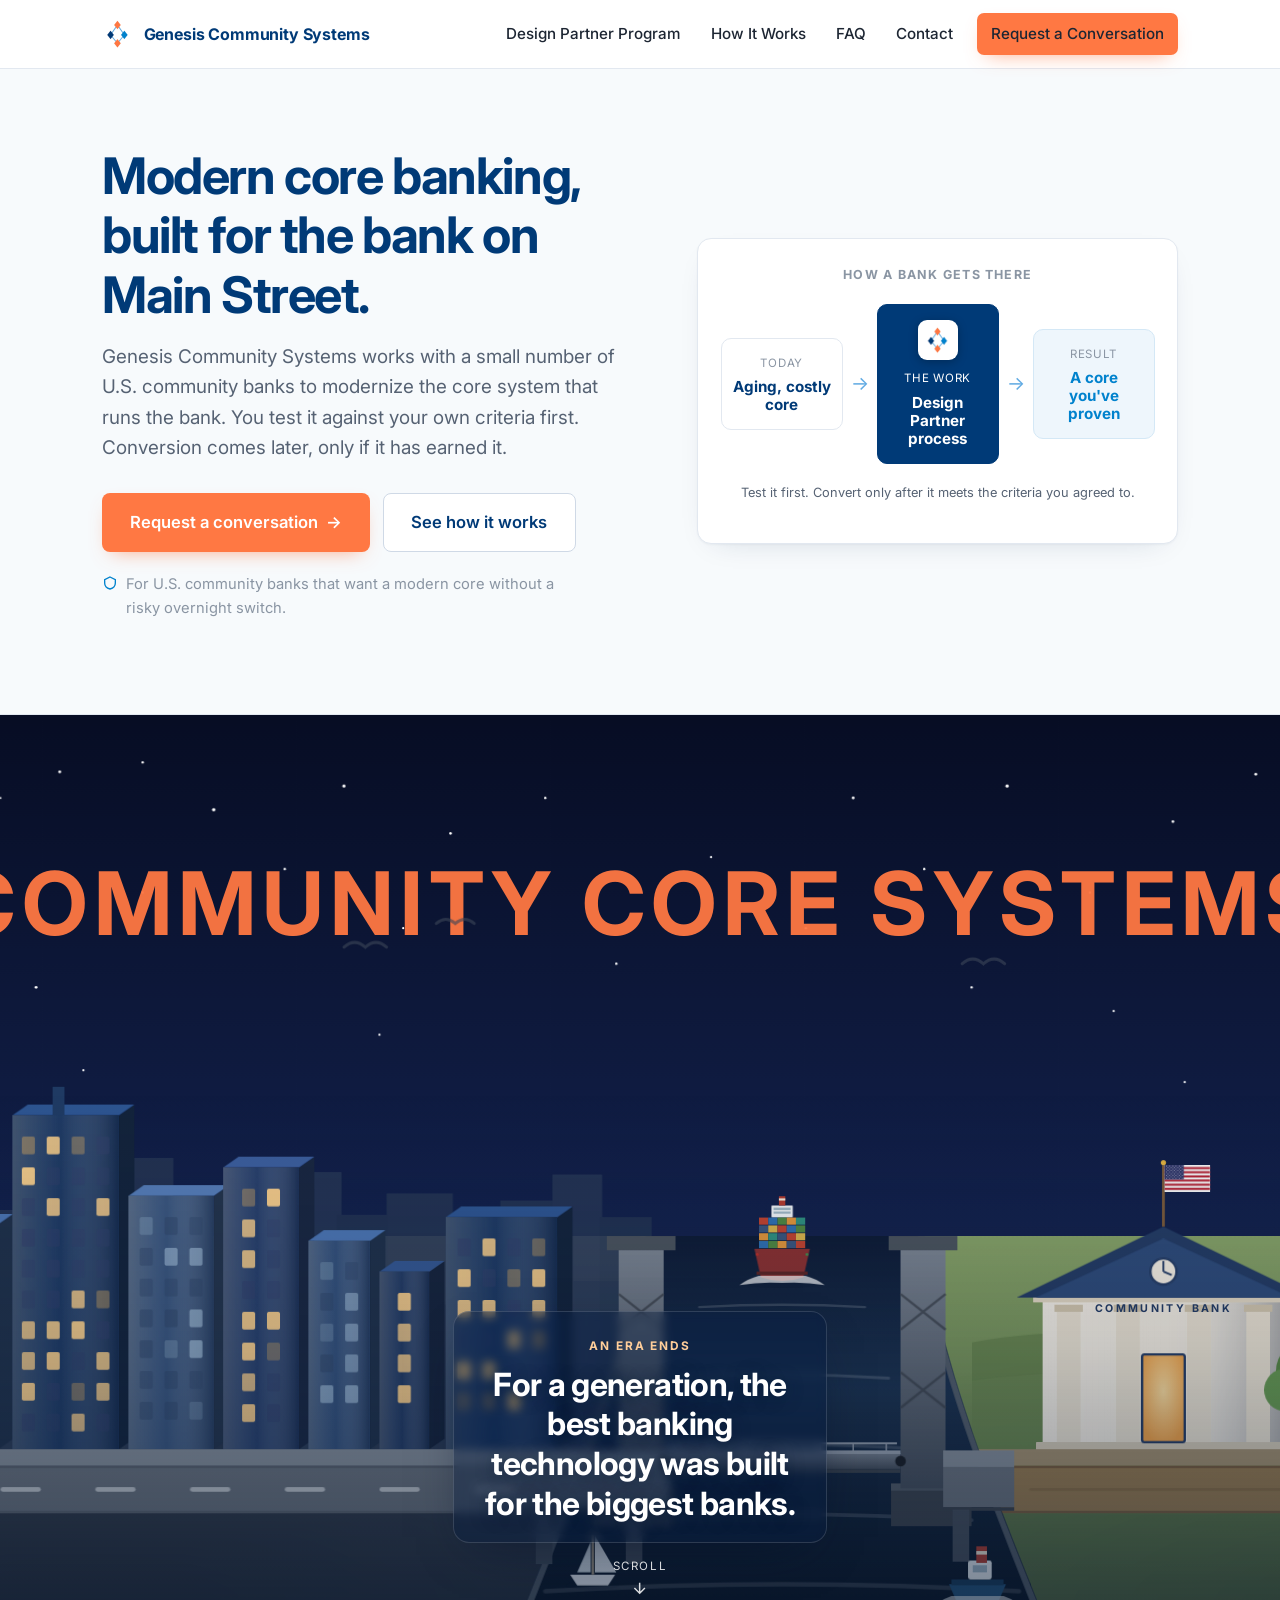
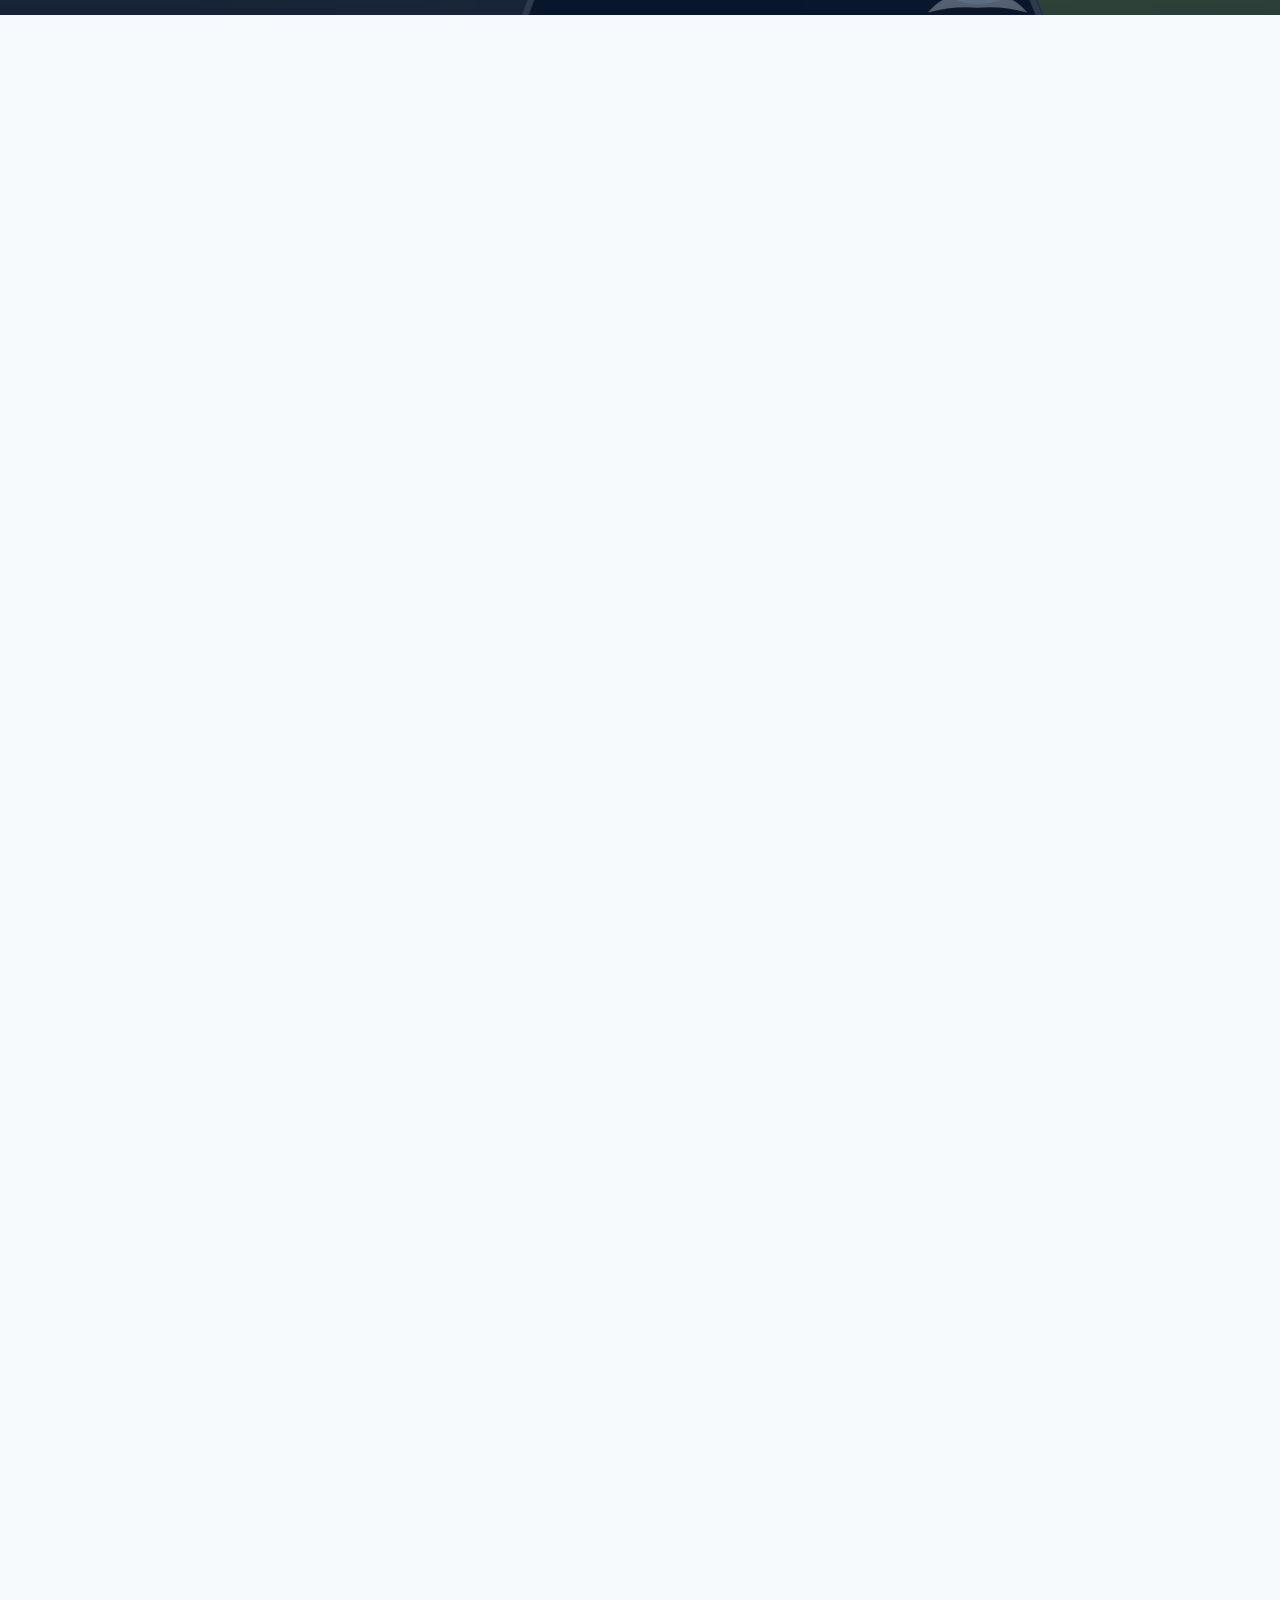
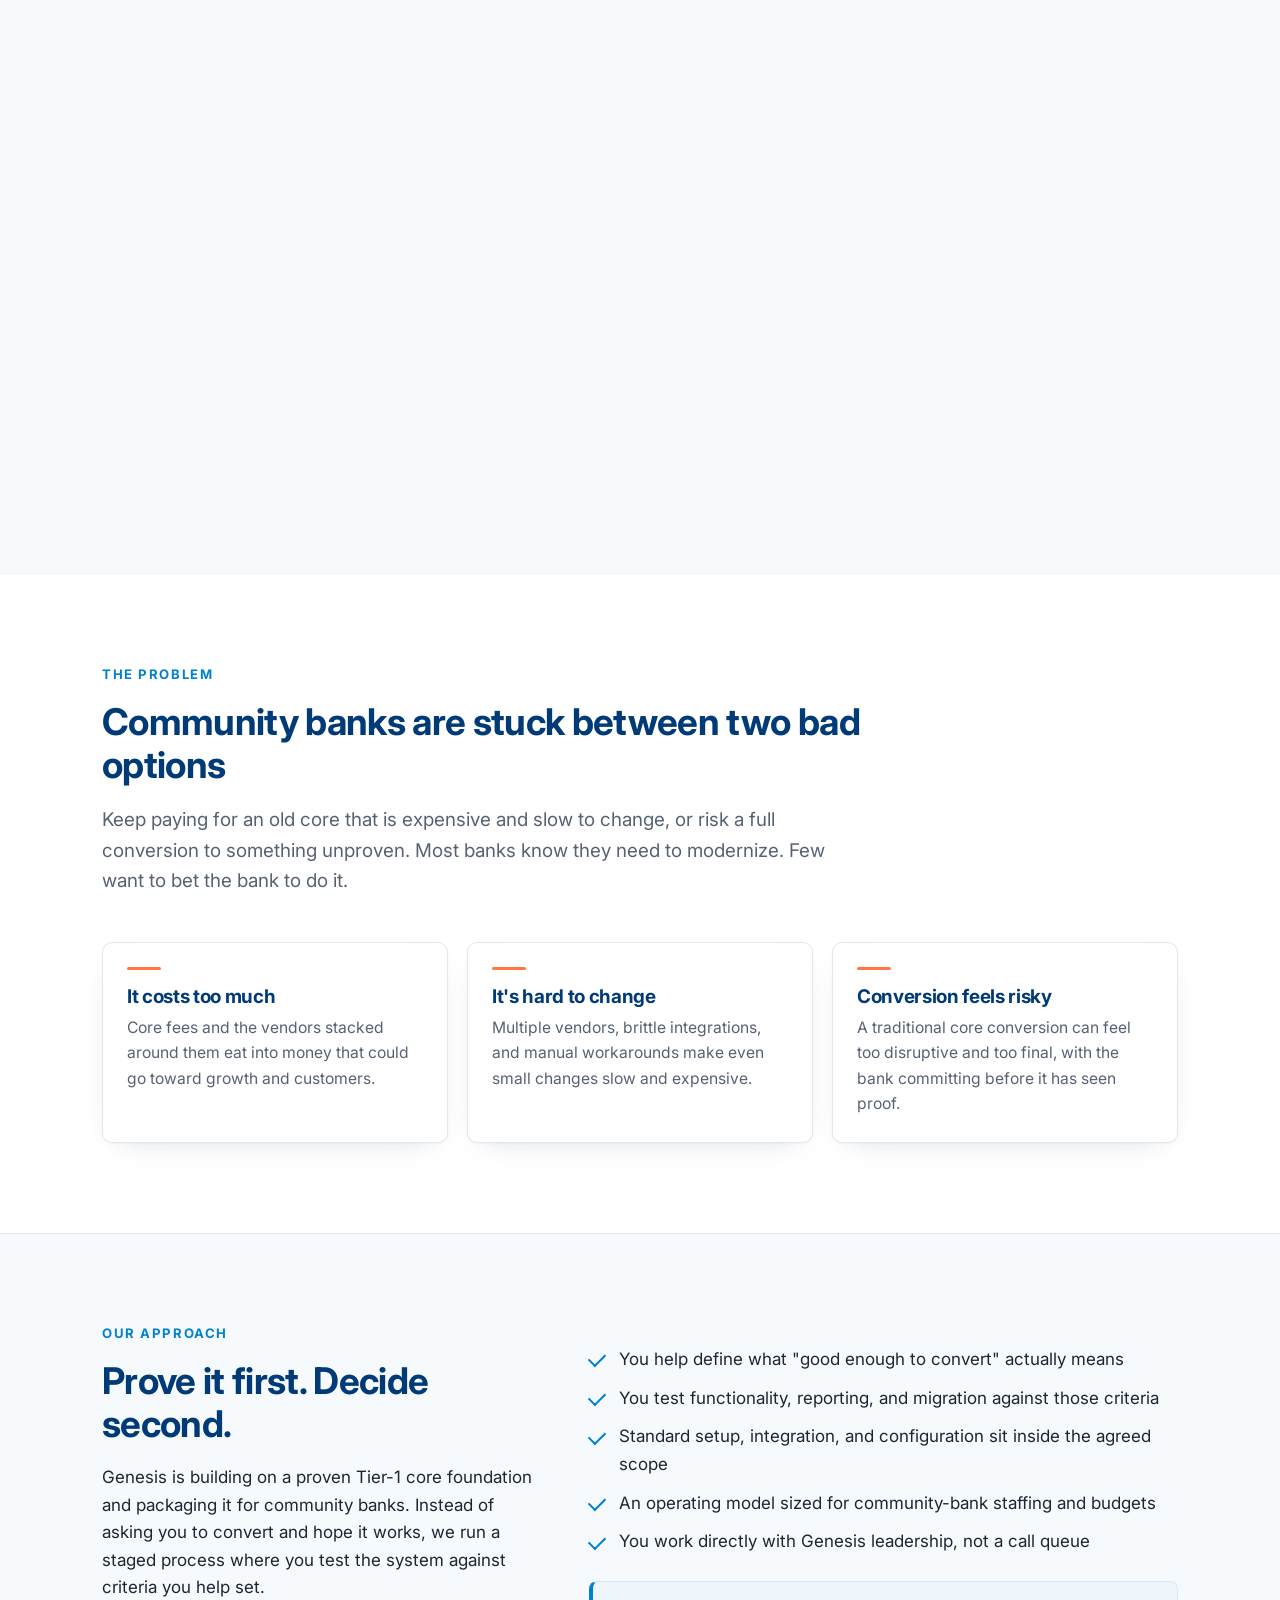
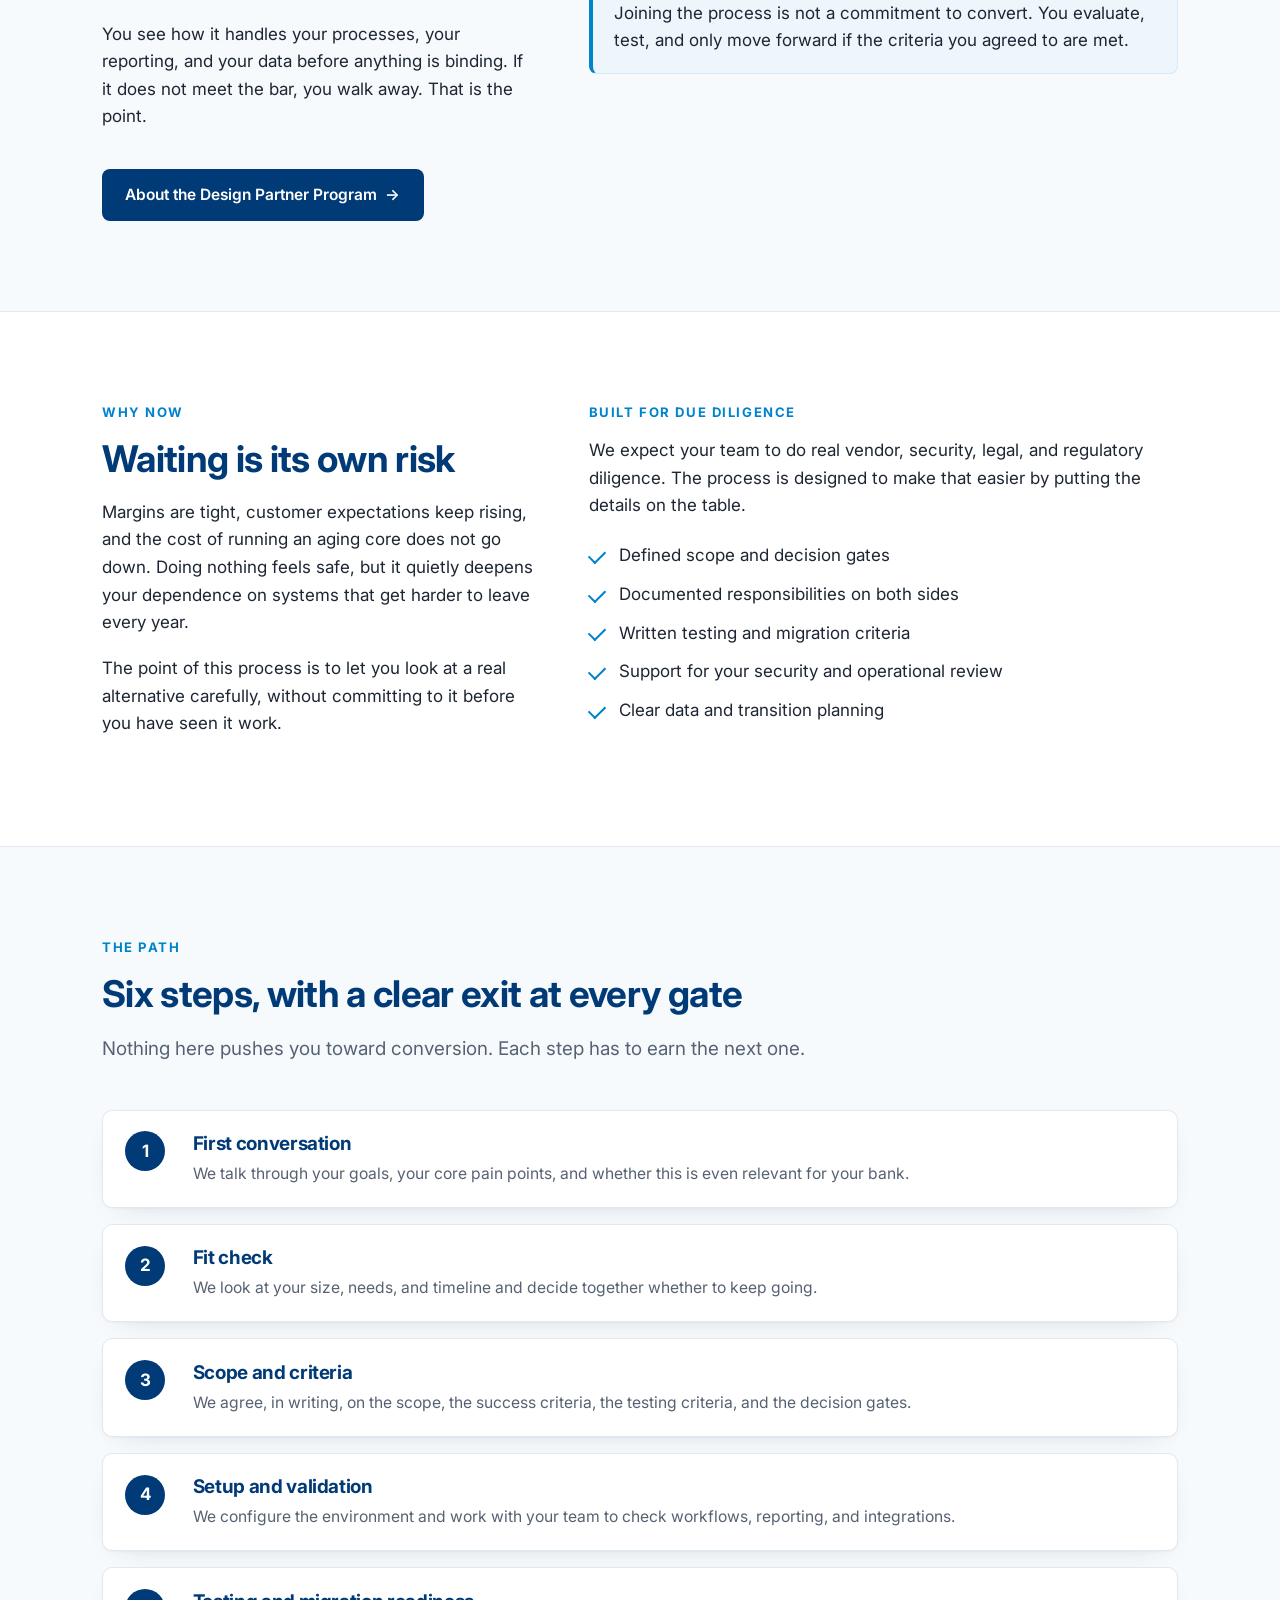
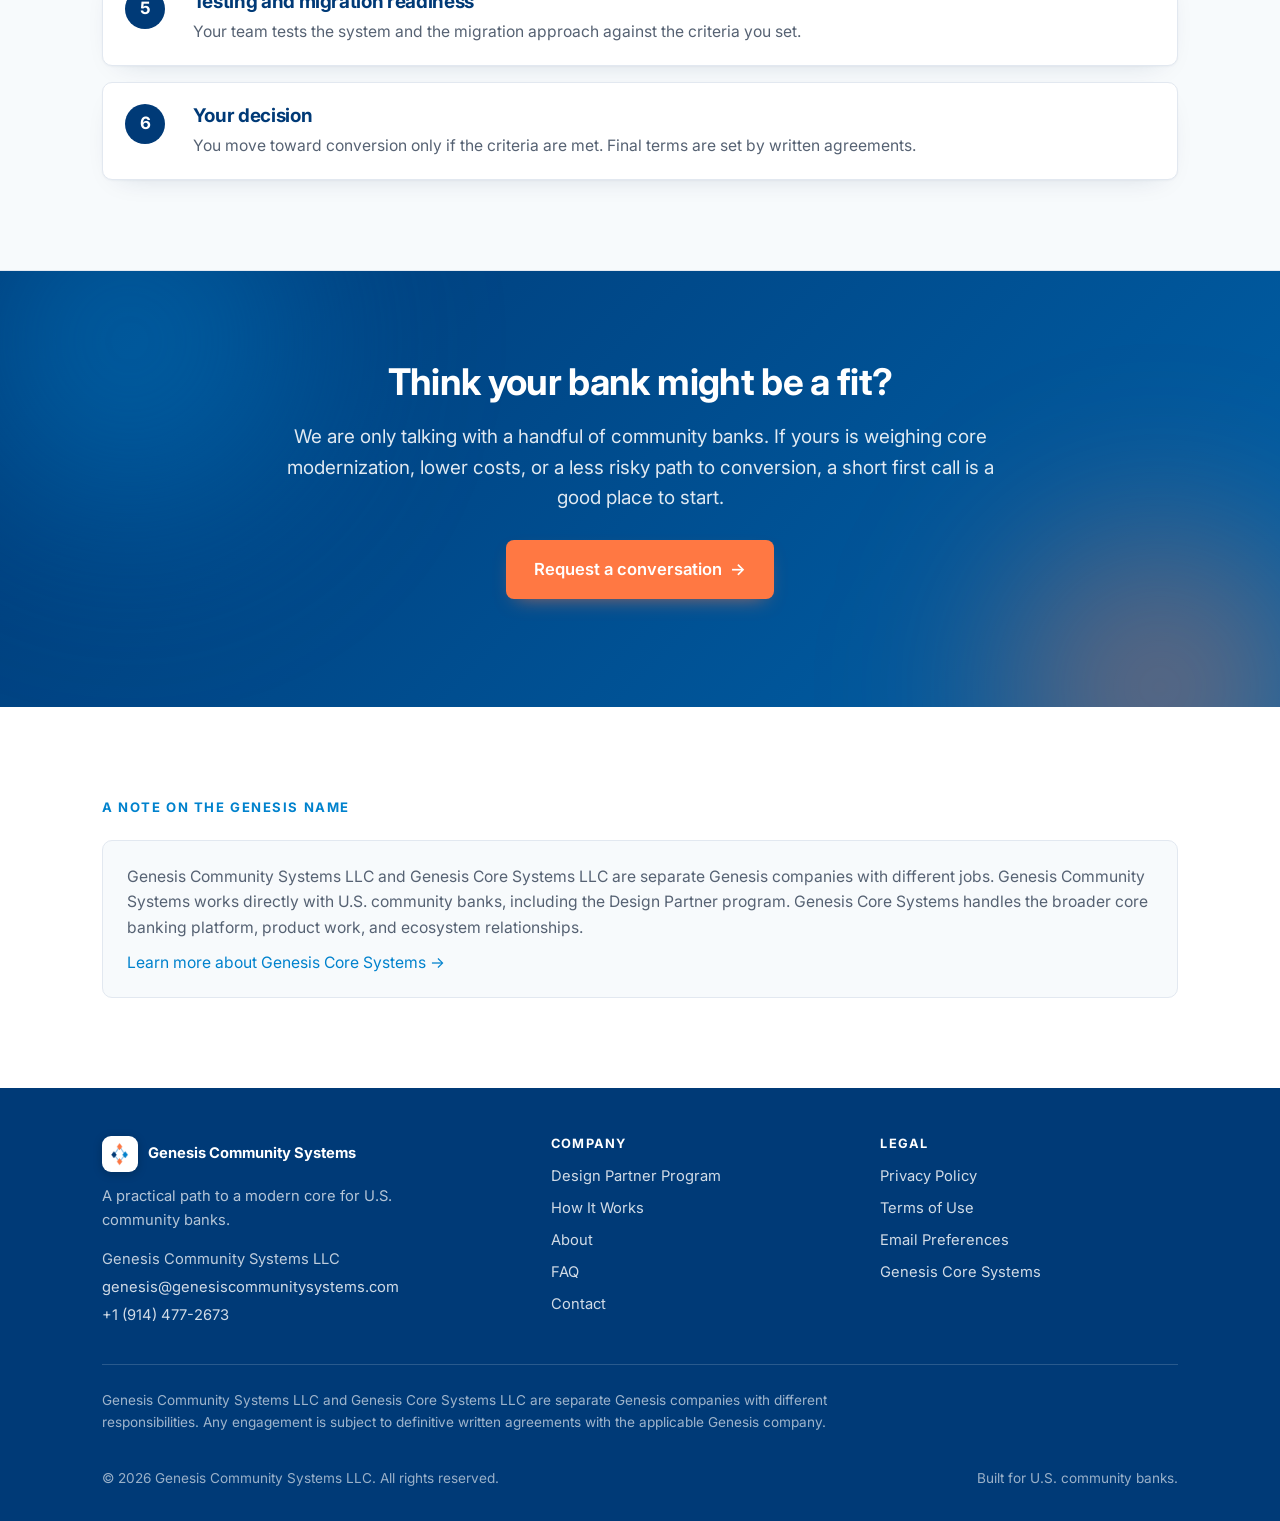
<file: index.html>
<!doctype html>
<html lang="en">
<head>
<meta charset="utf-8" />
<meta name="viewport" content="width=device-width, initial-scale=1" />
<title>Genesis Community Systems | Core Modernization for Community Banks</title>
<meta name="description" content="Genesis Community Systems helps a small number of U.S. community banks modernize their core system. You test it against your own criteria first, then decide. No overnight switch." />
<meta name="theme-color" content="#003A77" />
<link rel="canonical" href="https://genesiscommunitysystems.com/" />
<link rel="icon" type="image/png" href="genesis-logo.png" />
<link rel="apple-touch-icon" href="genesis-logo.png" />
<meta property="og:type" content="website" />
<meta property="og:site_name" content="Genesis Community Systems" />
<meta property="og:title" content="Genesis Community Systems | Core Modernization for Community Banks" />
<meta property="og:description" content="Genesis Community Systems helps a small number of U.S. community banks modernize their core system. You test it against your own criteria first, then decide. No overnight switch." />
<meta property="og:url" content="https://genesiscommunitysystems.com/" />
<meta property="og:image" content="https://genesiscommunitysystems.com/genesis-logo.png" />
<meta property="og:image:width" content="1024" />
<meta property="og:image:height" content="1024" />
<meta property="og:image:alt" content="Genesis Community Systems logo" />
<meta name="twitter:card" content="summary" />
<meta name="twitter:title" content="Genesis Community Systems | Core Modernization for Community Banks" />
<meta name="twitter:description" content="Genesis Community Systems helps a small number of U.S. community banks modernize their core system. You test it against your own criteria first, then decide. No overnight switch." />
<meta name="twitter:image" content="https://genesiscommunitysystems.com/genesis-logo.png" />
<link rel="preconnect" href="https://fonts.googleapis.com" />
<link rel="preconnect" href="https://fonts.gstatic.com" crossorigin />
<link href="https://fonts.googleapis.com/css2?family=Inter:wght@400;500;600;700&display=swap" rel="stylesheet" />
<link rel="stylesheet" href="styles.css" />
</head>
<body>
<a class="skip" href="#main">Skip to content</a>

<header class="nav" data-nav>
  <div class="nav-in">
    <a class="brand" href="/" aria-label="Genesis Community Systems">
      <img src="genesis-logo.png" alt="" />
      <span class="brand-name">Genesis <em>Community&nbsp;Systems</em></span>
    </a>
    <nav class="menu" id="menu" aria-label="Primary">
      <a href="/design-partner">Design Partner Program</a>
      <a href="/how-it-works">How It Works</a>
      <a href="/faq">FAQ</a>
      <a href="/contact">Contact</a>
      <a class="btn btn-primary" href="/contact">Request a Conversation</a>
    </nav>
    <button class="menu-toggle" data-menu-toggle aria-label="Menu" aria-controls="menu" aria-expanded="false">
      <svg width="22" height="22" viewBox="0 0 24 24" fill="none" stroke="currentColor" stroke-width="2"><line x1="3" y1="6" x2="21" y2="6"/><line x1="3" y1="12" x2="21" y2="12"/><line x1="3" y1="18" x2="21" y2="18"/></svg>
    </button>
  </div>
</header>

<main id="main">

  <!-- HERO -->
  <section class="hero">
    <div class="wrap hero-grid">
      <div class="hero-copy">
        <h1>Modern core banking, built for the bank on Main Street.</h1>
        <p class="sub">Genesis Community Systems works with a small number of U.S. community banks to modernize the core system that runs the bank. You test it against your own criteria first. Conversion comes later, only if it has earned it.</p>
        <div class="hero-actions">
          <a class="btn btn-primary btn-lg" href="/contact">Request a conversation <span class="ar">&rarr;</span></a>
          <a class="btn btn-line btn-lg" href="/how-it-works">See how it works</a>
        </div>
        <p class="trustline">
          <svg width="16" height="16" viewBox="0 0 24 24" fill="none" stroke="currentColor" stroke-width="2"><path d="M12 3l8 4v5c0 5-3.5 8-8 9-4.5-1-8-4-8-9V7z"/></svg>
          For U.S. community banks that want a modern core without a risky overnight switch.
        </p>
      </div>
      <div class="hero-visual">
        <div class="diagram" role="img" aria-label="The path: from today's legacy core, through the Genesis Design Partner process, to a core your bank has tested and approved.">
          <div class="diagram-title">How a bank gets there</div>
          <div class="dflow">
            <div class="dnode legacy">
              <small>Today</small>
              <b>Aging, costly core</b>
            </div>
            <div class="darrow">&rarr;</div>
            <div class="dnode process">
              <img class="mark" src="genesis-logo.png" alt="" />
              <small>The work</small>
              <b>Design Partner process</b>
            </div>
            <div class="darrow">&rarr;</div>
            <div class="dnode forward">
              <small>Result</small>
              <b>A core you've proven</b>
            </div>
          </div>
          <p class="dlegend">Test it first. Convert only after it meets the criteria you agreed to.</p>
        </div>
      </div>
    </div>
  </section>

  <!-- SCROLL STORY: from the big-bank city to the community it serves -->
  <section class="panorama" data-panorama aria-label="As you scroll, the view travels from a distant city skyline to a warm community town built around its local bank.">
    <div class="stage" data-stage>

      <svg class="scene" data-scene viewBox="0 0 1440 760" preserveAspectRatio="xMidYMid slice" aria-hidden="true" focusable="false">
        <defs>
          <linearGradient id="skyGrad" x1="0" y1="0" x2="0" y2="1">
            <stop data-sky="0" offset="0%"  stop-color="#070d24" />
            <stop data-sky="1" offset="55%" stop-color="#12204a" />
            <stop data-sky="2" offset="100%" stop-color="#243559" />
          </linearGradient>
          <radialGradient id="sunGlow" cx="50%" cy="50%" r="50%">
            <stop data-sun="0" offset="0%"  stop-color="#ffb784" />
            <stop data-sun="1" offset="55%" stop-color="#ffb784" stop-opacity="0.32" />
            <stop offset="100%" stop-color="#ffb784" stop-opacity="0" />
          </radialGradient>
          <linearGradient id="waterGrad" x1="0" y1="0" x2="0" y2="1">
            <stop data-water="0" offset="0%"  stop-color="#0e1b35" />
            <stop data-water="1" offset="40%" stop-color="#1c324f" />
            <stop data-water="2" offset="100%" stop-color="#08111e" />
          </linearGradient>
          <linearGradient id="sunLane" x1="0" y1="0" x2="0" y2="1">
            <stop offset="0%" stop-color="#ffe6b4" stop-opacity="0"/>
            <stop offset="100%" stop-color="#ffe6b4" stop-opacity="0"/>
          </linearGradient>
          <radialGradient id="winGlow" cx="50%" cy="42%" r="62%">
            <stop offset="0%" stop-color="#ffdf9f" /><stop offset="100%" stop-color="#f2a347" />
          </radialGradient>
          <linearGradient id="bankShade" x1="0" y1="0" x2="1" y2="0">
            <stop offset="0%" stop-color="#ffffff" stop-opacity="0.16" /><stop offset="50%" stop-color="#ffffff" stop-opacity="0" /><stop offset="100%" stop-color="#06122b" stop-opacity="0.3" />
          </linearGradient>
          <linearGradient id="bldgShade" x1="0" y1="0" x2="1" y2="0">
            <stop offset="0%" stop-color="#ffe6b8" stop-opacity="0.16" /><stop offset="45%" stop-color="#ffffff" stop-opacity="0" /><stop offset="100%" stop-color="#06122b" stop-opacity="0.36" />
          </linearGradient>
          <linearGradient id="cityGround" x1="0" y1="0" x2="0" y2="1">
            <stop offset="0%" stop-color="#4b5566"/><stop offset="55%" stop-color="#3c4555"/><stop offset="100%" stop-color="#2b3340"/>
          </linearGradient>
          <linearGradient id="villageGround" x1="0" y1="0" x2="0" y2="1">
            <stop offset="0%" stop-color="#86a166"/><stop offset="55%" stop-color="#6e8a52"/><stop offset="100%" stop-color="#566c41"/>
          </linearGradient>
          <linearGradient id="shoreL" x1="0" y1="0" x2="1" y2="0">
            <stop offset="0%" stop-color="#3c4555" stop-opacity="0"/><stop offset="80%" stop-color="#1c324f" stop-opacity="0.55"/><stop offset="100%" stop-color="#1c324f" stop-opacity="0.9"/>
          </linearGradient>
          <linearGradient id="shoreR" x1="1" y1="0" x2="0" y2="0">
            <stop offset="0%" stop-color="#6e8a52" stop-opacity="0"/><stop offset="80%" stop-color="#1c324f" stop-opacity="0.55"/><stop offset="100%" stop-color="#1c324f" stop-opacity="0.9"/>
          </linearGradient>
          <linearGradient id="bridgeShade" x1="0" y1="0" x2="0" y2="1">
            <stop offset="0%" stop-color="#7a8390"/><stop offset="100%" stop-color="#454d59"/>
          </linearGradient>
          <radialGradient id="roadHaze" cx="50%" cy="100%" r="80%">
            <stop offset="0%" stop-color="#000000" stop-opacity="0.16"/><stop offset="100%" stop-color="#000000" stop-opacity="0"/>
          </radialGradient>
          <g id="usflag2">
            <rect width="64" height="38" fill="#f4f4f4"/>
            <g fill="#b22234"><rect y="2.9" width="64" height="2.9"/><rect y="8.7" width="64" height="2.9"/><rect y="14.6" width="64" height="2.9"/><rect y="20.4" width="64" height="2.9"/><rect y="26.3" width="64" height="2.9"/><rect y="32.1" width="64" height="2.9"/></g>
            <rect width="27" height="20.4" fill="#33396b"/>
            <g fill="#ffffff">
              <circle cx="2.7" cy="1.4" r="0.55"/><circle cx="7.2" cy="1.4" r="0.55"/><circle cx="11.7" cy="1.4" r="0.55"/><circle cx="16.2" cy="1.4" r="0.55"/><circle cx="20.7" cy="1.4" r="0.55"/><circle cx="25.2" cy="1.4" r="0.55"/>
              <circle cx="4.95" cy="3.6" r="0.55"/><circle cx="9.45" cy="3.6" r="0.55"/><circle cx="13.95" cy="3.6" r="0.55"/><circle cx="18.45" cy="3.6" r="0.55"/><circle cx="22.95" cy="3.6" r="0.55"/>
              <circle cx="2.7" cy="5.8" r="0.55"/><circle cx="7.2" cy="5.8" r="0.55"/><circle cx="11.7" cy="5.8" r="0.55"/><circle cx="16.2" cy="5.8" r="0.55"/><circle cx="20.7" cy="5.8" r="0.55"/><circle cx="25.2" cy="5.8" r="0.55"/>
              <circle cx="4.95" cy="8.0" r="0.55"/><circle cx="9.45" cy="8.0" r="0.55"/><circle cx="13.95" cy="8.0" r="0.55"/><circle cx="18.45" cy="8.0" r="0.55"/><circle cx="22.95" cy="8.0" r="0.55"/>
              <circle cx="2.7" cy="10.2" r="0.55"/><circle cx="7.2" cy="10.2" r="0.55"/><circle cx="11.7" cy="10.2" r="0.55"/><circle cx="16.2" cy="10.2" r="0.55"/><circle cx="20.7" cy="10.2" r="0.55"/><circle cx="25.2" cy="10.2" r="0.55"/>
              <circle cx="4.95" cy="12.4" r="0.55"/><circle cx="9.45" cy="12.4" r="0.55"/><circle cx="13.95" cy="12.4" r="0.55"/><circle cx="18.45" cy="12.4" r="0.55"/><circle cx="22.95" cy="12.4" r="0.55"/>
              <circle cx="2.7" cy="14.6" r="0.55"/><circle cx="7.2" cy="14.6" r="0.55"/><circle cx="11.7" cy="14.6" r="0.55"/><circle cx="16.2" cy="14.6" r="0.55"/><circle cx="20.7" cy="14.6" r="0.55"/><circle cx="25.2" cy="14.6" r="0.55"/>
              <circle cx="4.95" cy="16.8" r="0.55"/><circle cx="9.45" cy="16.8" r="0.55"/><circle cx="13.95" cy="16.8" r="0.55"/><circle cx="18.45" cy="16.8" r="0.55"/><circle cx="22.95" cy="16.8" r="0.55"/>
              <circle cx="2.7" cy="19.0" r="0.55"/><circle cx="7.2" cy="19.0" r="0.55"/><circle cx="11.7" cy="19.0" r="0.55"/><circle cx="16.2" cy="19.0" r="0.55"/><circle cx="20.7" cy="19.0" r="0.55"/><circle cx="25.2" cy="19.0" r="0.55"/>
            </g>
          </g>
        </defs>

        <!-- SKY -->
        <rect x="0" y="0" width="1440" height="760" fill="url(#skyGrad)"/>
        <g data-stars fill="#ffffff">
          <circle cx="70" cy="60" r="1.5"/><circle cx="150" cy="120" r="1"/><circle cx="230" cy="48" r="1.2"/><circle cx="300" cy="150" r="0.9"/><circle cx="360" cy="80" r="1.4"/><circle cx="120" cy="200" r="1"/><circle cx="210" cy="230" r="1.2"/><circle cx="40" cy="150" r="1"/>
          <circle cx="420" cy="130" r="1"/><circle cx="470" cy="60" r="1.3"/><circle cx="520" cy="180" r="0.9"/><circle cx="560" cy="100" r="1.1"/><circle cx="300" cy="40" r="1"/><circle cx="180" cy="70" r="0.8"/><circle cx="90" cy="280" r="1.1"/><circle cx="250" cy="300" r="0.9"/>
          <circle cx="900" cy="70" r="1.2"/><circle cx="960" cy="130" r="1"/><circle cx="1030" cy="60" r="1.4"/><circle cx="1100" cy="150" r="0.9"/><circle cx="1170" cy="90" r="1.1"/><circle cx="1240" cy="50" r="1.2"/><circle cx="1310" cy="140" r="1"/><circle cx="1380" cy="80" r="1.3"/>
          <circle cx="1000" cy="230" r="1"/><circle cx="1120" cy="250" r="0.9"/><circle cx="1280" cy="210" r="1.1"/><circle cx="860" cy="180" r="1"/><circle cx="1400" cy="180" r="0.9"/><circle cx="640" cy="70" r="1"/><circle cx="780" cy="120" r="0.9"/><circle cx="700" cy="210" r="1"/>
          <circle cx="500" cy="270" r="0.9"/><circle cx="1180" cy="310" r="0.9"/><circle cx="60" cy="100" r="0.9"/><circle cx="1340" cy="250" r="1"/>
        </g>
        <g data-sun-wrap opacity="0">
          <circle data-sun-el cx="720" cy="580" r="220" fill="url(#sunGlow)"/>
          <circle data-sun-core cx="720" cy="580" r="46" fill="#ff9e54"/>
        </g>
        <g data-clouds>
          <text data-skyword x="720" y="186" text-anchor="middle" font-family="Inter, Arial, sans-serif" font-size="74" font-weight="700" letter-spacing="5" fill="#FF7843" opacity="0.95">COMMUNITY CORE SYSTEMS</text>
        </g>
        <g class="gulls" fill="none" stroke="#3c4658" stroke-opacity="0.62" stroke-width="2.6" stroke-linecap="round">
          <path d="M470 196 q9 -8 18 0 q9 -8 18 0"/><path d="M548 176 q8 -7 16 0 q8 -7 16 0"/><path d="M992 210 q9 -8 18 0 q9 -8 18 0"/>
        </g>

        <g data-world>
          <!-- COHESIVE CITY GROUND (curved right edge meets the water shore cleanly) -->
          <path d="M -320 440 L 600 440 C 590 540 540 660 500 760 L -320 760 Z" fill="url(#cityGround)"/>
          <path d="M -320 440 L 600 440 C 590 540 540 660 500 760 L -320 760 Z" fill="url(#roadHaze)"/>
          <!-- DEEP-BACK SKYLINE: distant metropolis silhouettes (airy, premium) -->
          <g opacity="0.62" fill="#2a3a55">
            <rect x="-320" y="476" width="40" height="148"/>
            <rect x="-276" y="494" width="32" height="130"/>
            <rect x="-238" y="460" width="46" height="164"/>
            <rect x="-188" y="486" width="36" height="138"/>
            <rect x="-148" y="468" width="44" height="156"/>
            <rect x="-100" y="490" width="34" height="134"/>
            <rect x="-62"  y="458" width="46" height="166"/>
            <rect x="-12"  y="486" width="38" height="138"/>
            <rect x="30"   y="470" width="44" height="154"/>
            <rect x="78"   y="494" width="34" height="130"/>
            <rect x="116"  y="462" width="46" height="162"/>
            <rect x="166"  y="488" width="36" height="136"/>
            <rect x="206"  y="472" width="44" height="152"/>
            <rect x="254"  y="496" width="32" height="128"/>
            <rect x="290"  y="466" width="46" height="158"/>
            <rect x="340"  y="490" width="36" height="134"/>
            <rect x="380"  y="476" width="42" height="148"/>
            <rect x="426"  y="498" width="30" height="126"/>
            <rect x="460"  y="482" width="44" height="142"/>
            <rect x="508"  y="494" width="32" height="130"/>
            <rect x="544"  y="478" width="40" height="146"/>
            <!-- subtle antennas / penthouse caps for skyline variety -->
            <rect x="-220" y="448" width="3" height="20"/>
            <rect x="-44"  y="440" width="3" height="20"/>
            <rect x="148"  y="444" width="3" height="20"/>
            <rect x="316"  y="448" width="3" height="20"/>
            <rect x="492"  y="464" width="3" height="20"/>
          </g>
          <!-- MID-BACK SKYLINE: denser medium-depth silhouettes (more buildings behind) -->
          <g opacity="0.7">
            <rect x="-300" y="412" width="58" height="212" fill="#283854"/>
            <rect x="-260" y="406" width="74" height="218" fill="#2a3a55"/>
            <rect x="-200" y="372" width="56" height="252" fill="#2e3f5a"/>
            <rect x="-150" y="420" width="46" height="204" fill="#283854"/>
            <rect x="-112" y="392" width="58" height="232" fill="#2c3c58"/>
            <rect x="-58"  y="414" width="48" height="210" fill="#293a55"/>
            <rect x="-14"  y="380" width="66" height="244" fill="#2a3a55"/>
            <rect x="48"   y="418" width="50" height="206" fill="#2c3c58"/>
            <rect x="94"   y="398" width="44" height="226" fill="#26334b"/>
            <rect x="134"  y="374" width="72" height="250" fill="#2a3a55"/>
            <rect x="202"  y="420" width="50" height="204" fill="#26334b"/>
            <rect x="248"  y="406" width="46" height="218" fill="#293a55"/>
            <rect x="290"  y="386" width="58" height="238" fill="#2c3c58"/>
            <rect x="344"  y="422" width="44" height="202" fill="#283854"/>
            <rect x="386"  y="404" width="56" height="220" fill="#2a3a55"/>
            <rect x="438"  y="432" width="48" height="192" fill="#26334b"/>
            <rect x="482"  y="410" width="46" height="214" fill="#293a55"/>
            <rect x="526"  y="388" width="42" height="236" fill="#2c3c58"/>
            <rect x="566"  y="424" width="44" height="200" fill="#283854"/>
          </g>
          <!-- FRONT SKYLINE: 3D + lit windows (via buildWindows) -->
          <g>
            <rect class="bwin" data-win="lit"  x="-130" y="360" width="104" height="260" fill="#243b63"/>
            <rect class="bwin" data-win="cool" x="-20"  y="430" width="78"  height="190" fill="#34507a"/>
            <rect class="bwin" data-win="lit"  x="70"   y="338" width="90"  height="282" fill="#1f3a63"/>
            <rect x="104" y="314" width="10" height="24" fill="#1f3a63"/>
            <rect class="bwin" data-win="cool" x="168"  y="406" width="72"  height="214" fill="#3a557d"/>
            <rect class="bwin" data-win="lit"  x="248"  y="382" width="64"  height="238" fill="#29406b"/>
            <rect class="bwin" data-win="cool" x="320"  y="444" width="52"  height="176" fill="#34507a"/>
            <rect class="bwin" data-win="lit"  x="380"  y="470" width="42"  height="150" fill="#243b63"/>
            <rect class="bwin" data-win="lit"  x="436"  y="424" width="94"  height="196" fill="#1f3a63"/>
          </g>
          <g data-windows></g>
          <!-- SIDEWALK + HORIZONTAL CITY ROAD (light grey concrete, white-grayish) -->
          <rect x="-320" y="620" width="876" height="14" fill="#878f99"/>
          <rect x="-320" y="634" width="876" height="40" fill="#6b727c"/>
          <rect x="-320" y="634" width="876" height="2"  fill="#565d67" opacity="0.7"/>
          <rect x="-320" y="672" width="876" height="2"  fill="#565d67" opacity="0.7"/>
          <g fill="#eef1f4" opacity="0.66">
            <rect x="-260" y="652" width="34" height="4" rx="2"/><rect x="-180" y="652" width="34" height="4" rx="2"/><rect x="-100" y="652" width="34" height="4" rx="2"/><rect x="-20" y="652" width="34" height="4" rx="2"/><rect x="60" y="652" width="34" height="4" rx="2"/><rect x="140" y="652" width="34" height="4" rx="2"/><rect x="220" y="652" width="34" height="4" rx="2"/><rect x="300" y="652" width="34" height="4" rx="2"/><rect x="380" y="652" width="34" height="4" rx="2"/><rect x="460" y="652" width="34" height="4" rx="2"/>
          </g>

          <!-- COHESIVE VILLAGE GROUND (curved left edge meets water shore cleanly) -->
          <path d="M 840 440 L 2040 440 L 2040 760 L 940 760 C 900 660 850 540 840 440 Z" fill="url(#villageGround)"/>
          <path d="M 840 440 L 2040 440 L 2040 760 L 940 760 C 900 660 850 540 840 440 Z" fill="url(#roadHaze)"/>

          <!-- ROLLING HILLS behind the village (low undulating silhouette, no floating circles) -->
          <path d="M 880 530 C 1000 506 1140 540 1280 518 C 1420 500 1560 538 1700 514 C 1840 498 1960 530 2040 510 L 2040 624 L 880 624 Z" fill="#5d7a44" opacity="0.55"/>
          <path d="M 880 562 C 1040 542 1200 568 1380 548 C 1520 534 1680 565 1840 545 C 1940 534 2000 558 2040 548 L 2040 624 L 880 624 Z" fill="#6f8a52" opacity="0.6"/>

          <!-- COMMUNITY BANK (leftmost in village, classical with flag) -->
          <g>
            <rect x="940" y="492" width="204" height="128" fill="#f4ede1"/>
            <rect x="940" y="492" width="204" height="128" fill="url(#bankShade)"/>
            <rect x="932" y="486" width="220" height="10" fill="#e3d8c2"/>
            <rect x="934" y="614" width="216" height="10" rx="1" fill="#d8cdb8"/>
            <polygon points="918,492 1042,432 1166,492" fill="#243b63"/>
            <polygon points="934,492 1042,442 1150,492" fill="#2e4a78"/>
            <circle cx="1042" cy="470" r="11" fill="#f4ede1"/>
            <circle cx="1042" cy="470" r="11" fill="none" stroke="#243b63" stroke-width="2"/>
            <line x1="1042" y1="470" x2="1042" y2="461" stroke="#243b63" stroke-width="1.6"/>
            <line x1="1042" y1="470" x2="1049" y2="473" stroke="#243b63" stroke-width="1.6"/>
            <g fill="#ece3d2">
              <rect x="952"  y="502" width="20" height="112"/>
              <rect x="1002" y="502" width="20" height="112"/>
              <rect x="1062" y="502" width="20" height="112"/>
              <rect x="1112" y="502" width="20" height="112"/>
            </g>
            <g fill="#d3c6ad">
              <rect x="950"  y="498" width="24" height="6"/>
              <rect x="1000" y="498" width="24" height="6"/>
              <rect x="1060" y="498" width="24" height="6"/>
              <rect x="1110" y="498" width="24" height="6"/>
            </g>
            <rect x="1024" y="540" width="36" height="74" rx="2" fill="url(#winGlow)"/>
            <rect x="1024" y="540" width="36" height="74" rx="2" fill="none" stroke="#243b63" stroke-width="2"/>
            <text x="1042" y="504" text-anchor="middle" font-family="Inter, Arial, sans-serif" font-size="9" font-weight="700" letter-spacing="2" fill="#243b63">COMMUNITY BANK</text>
            <line x1="1042" y1="432" x2="1042" y2="380" stroke="#7a5a3a" stroke-width="2.4"/>
            <circle cx="1042" cy="378" r="2.2" fill="#e3b341"/>
            <g transform="translate(1043,380) scale(0.6)">
              <g class="flag-wave"><use href="#usflag2"/></g>
            </g>
          </g>

          <!-- tree between Bank and Café (large maple) -->
          <g><rect x="1158" y="568" width="9" height="54" fill="#6e5236"/>
             <circle cx="1163" cy="554" r="26" fill="#578742"/>
             <circle cx="1145" cy="570" r="18" fill="#67994f"/>
             <circle cx="1181" cy="570" r="18" fill="#67994f"/></g>

          <!-- CAFÉ — building, door behind, awning ON TOP (front), then sign -->
          <g>
            <!-- building wall + hipped roof -->
            <rect x="1186" y="558" width="92" height="62" fill="#efe7d6"/>
            <rect x="1186" y="558" width="92" height="62" fill="url(#bankShade)"/>
            <polygon points="1178,558 1232,524 1286,558" fill="#b5563a"/>
            <!-- chimney -->
            <rect x="1264" y="528" width="10" height="22" fill="#9c5b41"/>
            <!-- storefront window + door (behind awning) -->
            <rect x="1196" y="596" width="30" height="24" rx="1" fill="url(#winGlow)"/>
            <rect x="1196" y="596" width="30" height="24" rx="1" fill="none" stroke="#7a5a3a" stroke-width="1.4"/>
            <rect x="1238" y="596" width="24" height="24" fill="#7a5a3a"/>
            <rect x="1238" y="596" width="24" height="24" fill="none" stroke="#4a3520" stroke-width="1"/>
            <circle cx="1258" cy="608" r="1.4" fill="#e3b341"/>
            <!-- AWNING (in front of door + window) — striped scalloped -->
            <path d="M1180 586 H1284 V594 L1268 604 H1196 L1180 594 Z" fill="#c0432f"/>
            <g fill="#f4ede1"><rect x="1186" y="586" width="14" height="14"/><rect x="1212" y="586" width="14" height="16"/><rect x="1238" y="586" width="14" height="16"/><rect x="1264" y="586" width="14" height="14"/></g>
            <path d="M1180 594 H1284" stroke="#7a2818" stroke-width="1.2" fill="none"/>
          </g>

          <!-- tree between Café and Home 1 -->
          <g><rect x="1316" y="576" width="8" height="46" fill="#6e5236"/>
             <circle cx="1320" cy="564" r="20" fill="#4f8741"/>
             <circle cx="1306" cy="576" r="14" fill="#60a04d"/>
             <circle cx="1334" cy="576" r="14" fill="#60a04d"/></g>

          <!-- HOME 1: taller two-story with chimney and small front porch (blue roof) -->
          <g>
            <rect x="1342" y="558" width="86" height="62" fill="#f0e7d6"/>
            <polygon points="1334,558 1385,520 1436,558" fill="#5a728c"/>
            <!-- chimney -->
            <rect x="1416" y="528" width="9" height="20" fill="#9c5b41"/>
            <!-- upper-floor window -->
            <rect x="1354" y="572" width="20" height="18" rx="1" fill="url(#winGlow)"/>
            <rect x="1394" y="572" width="20" height="18" rx="1" fill="url(#winGlow)"/>
            <!-- lower-floor: window + door -->
            <rect x="1352" y="600" width="22" height="20" rx="1" fill="url(#winGlow)"/>
            <rect x="1390" y="598" width="22" height="22" fill="#7a5a3a"/>
            <!-- porch awning -->
            <rect x="1386" y="596" width="30" height="3" fill="#5a728c"/>
          </g>

          <!-- HOME 2: low cottage, asymmetric gable, brown roof (different silhouette) -->
          <g>
            <!-- main body -->
            <rect x="1450" y="582" width="64" height="38" fill="#e7ddca"/>
            <!-- attached side wing (lower) -->
            <rect x="1514" y="596" width="22" height="24" fill="#dccfb6"/>
            <!-- asymmetric gable roof -->
            <polygon points="1444,582 1482,548 1520,582" fill="#9c5b41"/>
            <polygon points="1508,596 1525,580 1542,596" fill="#7a4530"/>
            <!-- chimney -->
            <rect x="1470" y="556" width="8" height="18" fill="#6e3f2b"/>
            <!-- window + door -->
            <rect x="1458" y="592" width="18" height="18" rx="1" fill="url(#winGlow)"/>
            <rect x="1488" y="596" width="18" height="24" fill="#7a5a3a"/>
            <rect x="1518" y="602" width="14" height="14" rx="1" fill="url(#winGlow)"/>
          </g>

          <!-- tree between Home 2 and Church -->
          <g><rect x="1548" y="572" width="8" height="50" fill="#6e5236"/>
             <circle cx="1552" cy="558" r="22" fill="#4f8741"/>
             <circle cx="1536" cy="572" r="16" fill="#60a04d"/>
             <circle cx="1568" cy="572" r="16" fill="#60a04d"/></g>

          <!-- CHURCH (rightmost) — steeper steeple, arched door, rose window -->
          <g>
            <!-- nave -->
            <rect x="1582" y="510" width="116" height="110" fill="#f4ede1"/>
            <rect x="1582" y="510" width="116" height="110" fill="url(#bankShade)"/>
            <!-- gabled roof -->
            <polygon points="1568,510 1640,464 1712,510" fill="#3f5a78"/>
            <!-- pediment trim -->
            <rect x="1576" y="510" width="128" height="6" fill="#2e4761"/>
            <!-- bell tower -->
            <rect x="1622" y="396" width="36" height="114" fill="#ece3d2"/>
            <rect x="1622" y="396" width="36" height="114" fill="url(#bankShade)"/>
            <!-- tower belfry openings -->
            <rect x="1628" y="420" width="10" height="20" rx="2" fill="#243b63"/>
            <rect x="1642" y="420" width="10" height="20" rx="2" fill="#243b63"/>
            <!-- steeper steeple -->
            <polygon points="1618,396 1640,338 1662,396" fill="#3f5a78"/>
            <!-- cross at top -->
            <line x1="1640" y1="338" x2="1640" y2="316" stroke="#cdb892" stroke-width="3"/>
            <line x1="1630" y1="324" x2="1650" y2="324" stroke="#cdb892" stroke-width="3"/>
            <!-- rose window on facade -->
            <circle cx="1640" cy="540" r="9" fill="url(#winGlow)"/>
            <circle cx="1640" cy="540" r="9" fill="none" stroke="#243b63" stroke-width="1.4"/>
            <line x1="1640" y1="531" x2="1640" y2="549" stroke="#243b63" stroke-width="1"/>
            <line x1="1631" y1="540" x2="1649" y2="540" stroke="#243b63" stroke-width="1"/>
            <!-- arched main door -->
            <path d="M 1628 614 L 1628 568 A 12 12 0 0 1 1652 568 L 1652 614 Z" fill="url(#winGlow)"/>
            <path d="M 1628 614 L 1628 568 A 12 12 0 0 1 1652 568 L 1652 614" fill="none" stroke="#243b63" stroke-width="1.6"/>
            <!-- side stained-glass windows (taller, pointed) -->
            <path d="M 1598 614 L 1598 576 A 9 9 0 0 1 1616 576 L 1616 614 Z" fill="url(#winGlow)"/>
            <path d="M 1664 614 L 1664 576 A 9 9 0 0 1 1682 576 L 1682 614 Z" fill="url(#winGlow)"/>
          </g>

          <!-- tree right of Church -->
          <g><rect x="1730" y="566" width="10" height="56" fill="#6e5236"/>
             <circle cx="1735" cy="552" r="26" fill="#578742"/>
             <circle cx="1716" cy="568" r="18" fill="#67994f"/>
             <circle cx="1754" cy="568" r="18" fill="#67994f"/></g>

          <!-- VILLAGE SIDEWALK + DIRT ROAD (flat, horizontal, embedded) -->
          <rect x="880" y="620" width="1160" height="14" fill="#a6926f"/>
          <rect x="880" y="634" width="1160" height="40" fill="#9a7c4e"/>
          <rect x="880" y="634" width="1160" height="2"  fill="#6e5236" opacity="0.7"/>
          <rect x="880" y="672" width="1160" height="2"  fill="#6e5236" opacity="0.7"/>
          <g stroke="#7d6038" stroke-width="2.4" opacity="0.45" stroke-linecap="round">
            <line x1="930" y1="654" x2="2020" y2="654"/>
          </g>
          <!-- small fence picket along the road edge between buildings -->
          <g stroke="#a07a4d" stroke-width="1.6" opacity="0.6">
            <line x1="1186" y1="620" x2="1186" y2="614"/><line x1="1198" y1="620" x2="1198" y2="614"/><line x1="1210" y1="620" x2="1210" y2="614"/>
            <line x1="1306" y1="620" x2="1306" y2="614"/><line x1="1318" y1="620" x2="1318" y2="614"/><line x1="1330" y1="620" x2="1330" y2="614"/>
            <line x1="1438" y1="620" x2="1438" y2="614"/><line x1="1450" y1="620" x2="1450" y2="614"/>
            <line x1="1538" y1="620" x2="1538" y2="614"/><line x1="1550" y1="620" x2="1550" y2="614"/>
          </g>

          <!-- WATER (forward-facing channel with soft curved shorelines) -->
          <path d="M 500 760 C 540 660 590 540 600 440 L 840 440 C 850 540 900 660 940 760 Z" fill="url(#waterGrad)"/>
          <!-- thin concrete embankment along the shore line for a clean, real edge -->
          <path d="M 500 760 C 540 660 590 540 600 440 L 605 440 C 595 540 545 660 506 760 Z" fill="#5a626c" opacity="0.9"/>
          <path d="M 940 760 C 900 660 850 540 840 440 L 835 440 C 845 540 895 660 934 760 Z" fill="#5a626c" opacity="0.9"/>
          <!-- sun-lane reflection on water (revealed by JS once sun is above horizon) -->
          <polygon data-sun-lane points="640,760 800,760 738,440 702,440" fill="url(#sunLane)" opacity="0"/>
          <!-- gentle ripples -->
          <g data-ripples stroke="#ffffff" opacity="0.16" fill="none" stroke-linecap="round">
            <path d="M520 740 Q720 728 920 740" stroke-width="3.8"/>
            <path d="M560 680 Q720 670 880 680" stroke-width="3.2"/>
            <path d="M600 620 Q720 612 840 620" stroke-width="2.8"/>
            <path d="M630 560 Q720 554 810 560" stroke-width="2.4"/>
            <path d="M650 500 Q720 496 790 500" stroke-width="2"/>
          </g>

          <!-- yachts: moored at the channel sides, below the bridge piers (y>604), clear of ship path -->
          <g transform="translate(560,726)"><g class="boat bA">
            <ellipse cx="0" cy="9" rx="22" ry="3.4" fill="#11202f" opacity="0.18"/>
            <path d="M-19 0 L19 0 L13 9 L-13 9 Z" fill="#f3f6f9"/>
            <rect x="-0.7" y="-34" width="1.8" height="34" fill="#cbb89a"/>
            <polygon points="2,-33 2,-2 20,-2" fill="#eef3f8"/><polygon points="-1.6,-28 -1.6,-2 -13,-2" fill="#dde6ed"/>
          </g></g>

          <!-- BASCULE DRAWBRIDGE: brought forward so its deck sits level with the city road (connects directly, no ramp) -->
          <g data-bridge transform="translate(0 81)">
            <!-- piers (set into the water at the base of each tower) -->
            <rect x="560" y="568" width="68" height="36" fill="#3c424b"/>
            <rect x="812" y="568" width="68" height="36" fill="#3c424b"/>
            <rect x="560" y="568" width="68" height="6"  fill="#525a64"/>
            <rect x="812" y="568" width="68" height="6"  fill="#525a64"/>
            <!-- towers (rise to the waterline so the shoreline tucks behind them; flat top, no spire) -->
            <rect x="582" y="370" width="38" height="202" fill="url(#bridgeShade)"/>
            <rect x="820" y="370" width="38" height="202" fill="url(#bridgeShade)"/>
            <g stroke="#3c424b" stroke-width="2" opacity="0.78">
              <line x1="582" y1="408" x2="620" y2="438"/><line x1="620" y1="408" x2="582" y2="438"/>
              <line x1="582" y1="474" x2="620" y2="504"/><line x1="620" y1="474" x2="582" y2="504"/>
              <line x1="820" y1="408" x2="858" y2="438"/><line x1="858" y1="408" x2="820" y2="438"/>
              <line x1="820" y1="474" x2="858" y2="504"/><line x1="858" y1="474" x2="820" y2="504"/>
            </g>
            <!-- tower tops (flat caps right at the waterline) -->
            <rect x="572" y="359" width="58" height="12" fill="#4a525c"/>
            <rect x="810" y="359" width="58" height="12" fill="#4a525c"/>
            <!-- CITY-SIDE APPROACH: the road itself continues as a deck on piers straight to the tower -->
            <rect x="497" y="540" width="127" height="14" fill="#878f99"/>
            <rect x="497" y="554" width="127" height="34" fill="#6b727c"/>
            <rect x="497" y="588" width="127" height="3"  fill="#3c424b"/>
            <rect x="512" y="590" width="14" height="46" fill="#454d59"/>
            <rect x="588" y="590" width="14" height="46" fill="#454d59"/>
            <!-- VILLAGE-SIDE APPROACH: deck from the far tower onto the village shore -->
            <rect x="856" y="540" width="60" height="14" fill="#878f99"/>
            <rect x="856" y="554" width="60" height="34" fill="#6b727c"/>
            <rect x="856" y="588" width="60" height="3"  fill="#3c424b"/>
            <rect x="864" y="590" width="14" height="44" fill="#454d59"/>
            <!-- LEFT LEAF (rotates -85° around hinge at 620,549 to open) -->
            <g data-leaf-l>
              <rect x="620" y="542" width="100" height="14" fill="url(#bridgeShade)"/>
              <rect x="620" y="540" width="100" height="3"  fill="#9aa3b0"/>
              <rect x="620" y="556" width="100" height="3"  fill="#3c424b"/>
              <line x1="623" y1="534" x2="720" y2="534" stroke="#9aa3b0" stroke-width="1.6"/>
              <g stroke="#9aa3b0" stroke-width="1.2">
                <line x1="632" y1="534" x2="632" y2="542"/><line x1="660" y1="534" x2="660" y2="542"/><line x1="688" y1="534" x2="688" y2="542"/><line x1="716" y1="534" x2="716" y2="542"/>
              </g>
            </g>
            <!-- RIGHT LEAF (rotates +85° around hinge at 820,549) -->
            <g data-leaf-r>
              <rect x="720" y="542" width="100" height="14" fill="url(#bridgeShade)"/>
              <rect x="720" y="540" width="100" height="3"  fill="#9aa3b0"/>
              <rect x="720" y="556" width="100" height="3"  fill="#3c424b"/>
              <line x1="720" y1="534" x2="817" y2="534" stroke="#9aa3b0" stroke-width="1.6"/>
              <g stroke="#9aa3b0" stroke-width="1.2">
                <line x1="724" y1="534" x2="724" y2="542"/><line x1="752" y1="534" x2="752" y2="542"/><line x1="780" y1="534" x2="780" y2="542"/><line x1="808" y1="534" x2="808" y2="542"/>
              </g>
            </g>
            <!-- hinge pivots -->
            <circle cx="620" cy="549" r="4.5" fill="#1a1d22"/>
            <circle cx="820" cy="549" r="4.5" fill="#1a1d22"/>
          </g>

          <!-- tugboat in the near foreground, off to the left of the ship's path -->
          <g transform="translate(885,736)"><g class="boat tug">
            <ellipse cx="0" cy="13" rx="26" ry="4" fill="#11202f" opacity="0.16"/>
            <path d="M-24 -2 L24 -2 L18 12 Q0 18 -18 12 Z" fill="#23527a"/>
            <rect x="-22" y="-6" width="44" height="5" fill="#173a5a"/>
            <rect x="-8" y="-22" width="20" height="16" rx="2" fill="#e7ecef"/><rect x="-4" y="-18" width="12" height="6" fill="#9fb6c4"/>
            <rect x="-1" y="-34" width="9" height="14" fill="#b23b2e"/><rect x="-1" y="-30" width="9" height="3" fill="#f0e6d6"/>
            <path d="M-22 8 Q-34 12 -42 22 Q-20 16 0 18 Q20 16 42 22 Q34 12 22 8 Z" fill="#ffffff" opacity="0.6"/>
          </g></g>

          <!-- CARGO SHIP head-on (drawn after bridge: paints on top as it nears the viewer) -->
          <g data-ship transform="translate(720,440) scale(0.3)">
            <ellipse cx="0" cy="132" rx="120" ry="14" fill="#10202f" opacity="0.18"/>
            <rect x="-30" y="-86" width="60" height="34" rx="2" fill="#eef1f4"/>
            <rect x="-24" y="-80" width="48" height="7" fill="#9fb6c4"/><rect x="-24" y="-69" width="48" height="6" fill="#9fb6c4"/>
            <rect x="-9" y="-112" width="18" height="26" fill="#b23b2e"/><rect x="-9" y="-106" width="18" height="6" fill="#f0e6d6"/>
            <g>
              <!-- uniform stack: 4 rows of 5 containers each, all same width — physically stable -->
              <rect x="-65" y="14"  width="26" height="20" fill="#2f6fb0"/><rect x="-39" y="14"  width="26" height="20" fill="#4f8741"/><rect x="-13" y="14"  width="26" height="20" fill="#e0953a"/><rect x="13"  y="14"  width="26" height="20" fill="#3a557d"/><rect x="39"  y="14"  width="26" height="20" fill="#c0432f"/>
              <rect x="-65" y="-8"  width="26" height="20" fill="#e0953a"/><rect x="-39" y="-8"  width="26" height="20" fill="#2f8f7e"/><rect x="-13" y="-8"  width="26" height="20" fill="#3a557d"/><rect x="13"  y="-8"  width="26" height="20" fill="#c0432f"/><rect x="39"  y="-8"  width="26" height="20" fill="#d8b24a"/>
              <rect x="-65" y="-30" width="26" height="20" fill="#3a557d"/><rect x="-39" y="-30" width="26" height="20" fill="#d8b24a"/><rect x="-13" y="-30" width="26" height="20" fill="#c0432f"/><rect x="13"  y="-30" width="26" height="20" fill="#2f6fb0"/><rect x="39"  y="-30" width="26" height="20" fill="#4f8741"/>
              <rect x="-65" y="-52" width="26" height="20" fill="#c0432f"/><rect x="-39" y="-52" width="26" height="20" fill="#2f6fb0"/><rect x="-13" y="-52" width="26" height="20" fill="#4f8741"/><rect x="13"  y="-52" width="26" height="20" fill="#e0953a"/><rect x="39"  y="-52" width="26" height="20" fill="#2f8f7e"/>
            </g>
            <path d="M-78 36 L78 36 L60 116 Q0 136 -60 116 Z" fill="#8a3030"/>
            <rect x="-72" y="100" width="144" height="9" fill="#5c2424"/>
            <circle cx="-70" cy="52" r="4" fill="#b8302a"/><circle cx="70" cy="52" r="4" fill="#3f8f4e"/>
            <path d="M-66 112 Q-96 120 -120 138 Q-60 128 0 132 Q60 128 120 138 Q96 120 66 112 Z" fill="#ffffff" opacity="0.72"/>
          </g>
        </g>
      </svg>

      <div class="scene-captions" data-captions>
        <div class="scap" data-cap="0">
          <span class="scap-k">An era ends</span>
          <p>For a generation, the best banking technology was built for the biggest banks.</p>
        </div>
        <div class="scap" data-cap="1">
          <span class="scap-k">An era begins</span>
          <p>Now it is being built for the community bank.</p>
        </div>
        <div class="scap" data-cap="2">
          <span class="scap-k">Made for Main Street</span>
          <p>A modern core, designed for your bank and the town it serves.</p>
        </div>
      </div>

      <div class="scroll-hint" data-scroll-hint aria-hidden="true">
        <span>Scroll</span>
        <svg width="18" height="18" viewBox="0 0 24 24" fill="none" stroke="currentColor" stroke-width="2"><path d="M12 5v14M5 12l7 7 7-7"/></svg>
      </div>
    </div>
  </section>

  <!-- PROBLEM -->
  <section class="band">
    <div class="wrap">
      <div class="section-head rise">
        <p class="kicker">The problem</p>
        <h2>Community banks are stuck between two bad options</h2>
        <p class="lead">Keep paying for an old core that is expensive and slow to change, or risk a full conversion to something unproven. Most banks know they need to modernize. Few want to bet the bank to do it.</p>
      </div>
      <div class="cards">
        <div class="card rise"><div class="tick"></div><h3>It costs too much</h3><p>Core fees and the vendors stacked around them eat into money that could go toward growth and customers.</p></div>
        <div class="card rise"><div class="tick"></div><h3>It's hard to change</h3><p>Multiple vendors, brittle integrations, and manual workarounds make even small changes slow and expensive.</p></div>
        <div class="card rise"><div class="tick"></div><h3>Conversion feels risky</h3><p>A traditional core conversion can feel too disruptive and too final, with the bank committing before it has seen proof.</p></div>
      </div>
    </div>
  </section>

  <!-- THE IDEA -->
  <section class="band soft">
    <div class="wrap split">
      <div class="rise">
        <p class="kicker">Our approach</p>
        <h2>Prove it first. Decide second.</h2>
        <p>Genesis is building on a proven Tier-1 core foundation and packaging it for community banks. Instead of asking you to convert and hope it works, we run a staged process where you test the system against criteria you help set.</p>
        <p>You see how it handles your processes, your reporting, and your data before anything is binding. If it does not meet the bar, you walk away. That is the point.</p>
        <a class="btn btn-navy" href="/design-partner" style="margin-top:1.2rem">About the Design Partner Program <span class="ar">&rarr;</span></a>
      </div>
      <div class="rise">
        <ul class="checklist">
          <li>You help define what "good enough to convert" actually means</li>
          <li>You test functionality, reporting, and migration against those criteria</li>
          <li>Standard setup, integration, and configuration sit inside the agreed scope</li>
          <li>An operating model sized for community-bank staffing and budgets</li>
          <li>You work directly with Genesis leadership, not a call queue</li>
        </ul>
        <div class="callout">Joining the process is not a commitment to convert. You evaluate, test, and only move forward if the criteria you agreed to are met.</div>
      </div>
    </div>
  </section>

  <!-- WHY NOW -->
  <section class="band">
    <div class="wrap split">
      <div class="rise">
        <p class="kicker">Why now</p>
        <h2>Waiting is its own risk</h2>
        <p>Margins are tight, customer expectations keep rising, and the cost of running an aging core does not go down. Doing nothing feels safe, but it quietly deepens your dependence on systems that get harder to leave every year.</p>
        <p>The point of this process is to let you look at a real alternative carefully, without committing to it before you have seen it work.</p>
      </div>
      <div class="rise">
        <p class="kicker">Built for due diligence</p>
        <p>We expect your team to do real vendor, security, legal, and regulatory diligence. The process is designed to make that easier by putting the details on the table.</p>
        <ul class="checklist">
          <li>Defined scope and decision gates</li>
          <li>Documented responsibilities on both sides</li>
          <li>Written testing and migration criteria</li>
          <li>Support for your security and operational review</li>
          <li>Clear data and transition planning</li>
        </ul>
      </div>
    </div>
  </section>

  <!-- HOW IT WORKS -->
  <section class="band soft">
    <div class="wrap">
      <div class="section-head rise">
        <p class="kicker">The path</p>
        <h2>Six steps, with a clear exit at every gate</h2>
        <p class="lead">Nothing here pushes you toward conversion. Each step has to earn the next one.</p>
      </div>
      <ol class="steps">
        <li class="rise"><div><h3>First conversation</h3><p>We talk through your goals, your core pain points, and whether this is even relevant for your bank.</p></div></li>
        <li class="rise"><div><h3>Fit check</h3><p>We look at your size, needs, and timeline and decide together whether to keep going.</p></div></li>
        <li class="rise"><div><h3>Scope and criteria</h3><p>We agree, in writing, on the scope, the success criteria, the testing criteria, and the decision gates.</p></div></li>
        <li class="rise"><div><h3>Setup and validation</h3><p>We configure the environment and work with your team to check workflows, reporting, and integrations.</p></div></li>
        <li class="rise"><div><h3>Testing and migration readiness</h3><p>Your team tests the system and the migration approach against the criteria you set.</p></div></li>
        <li class="rise"><div><h3>Your decision</h3><p>You move toward conversion only if the criteria are met. Final terms are set by written agreements.</p></div></li>
      </ol>
    </div>
  </section>

  <!-- FINAL CTA -->
  <section class="band cta-dark">
    <div class="wrap">
      <h2 class="rise">Think your bank might be a fit?</h2>
      <p class="lead rise">We are only talking with a handful of community banks. If yours is weighing core modernization, lower costs, or a less risky path to conversion, a short first call is a good place to start.</p>
      <p class="rise" style="margin-top:1.6rem"><a class="btn btn-primary btn-lg" href="/contact">Request a conversation <span class="ar">&rarr;</span></a></p>
    </div>
  </section>

  <!-- RELATIONSHIP -->
  <section class="band">
    <div class="wrap">
      <div class="section-head rise" style="margin-bottom:1.4rem">
        <p class="kicker">A note on the Genesis name</p>
      </div>
      <div class="relnote rise">
        <p>Genesis Community Systems LLC and Genesis Core Systems LLC are separate Genesis companies with different jobs. Genesis Community Systems works directly with U.S. community banks, including the Design Partner program. Genesis Core Systems handles the broader core banking platform, product work, and ecosystem relationships.</p>
        <p><a href="https://www.genesiscoresystems.com/" target="_blank" rel="noopener">Learn more about Genesis Core Systems &rarr;</a></p>
      </div>
    </div>
  </section>

</main>

<!-- FOOTER (shared) -->
<footer class="foot">
  <div class="wrap">
    <div class="foot-top">
      <div class="foot-brand-col">
        <div class="foot-brand"><img src="genesis-logo.png" alt="" /> Genesis Community Systems</div>
        <p class="foot-tag">A practical path to a modern core for U.S. community banks.</p>
        <div class="foot-contact">
          <div>Genesis Community Systems LLC</div>
          <div><a href="mailto:genesis@genesiscommunitysystems.com">genesis@genesiscommunitysystems.com</a></div>
          <div><a href="tel:+19144772673">+1 (914) 477-2673</a></div>
          
        </div>
      </div>
      <div>
        <h4>Company</h4>
        <ul>
          <li><a href="/design-partner">Design Partner Program</a></li>
          <li><a href="/how-it-works">How It Works</a></li>
          <li><a href="/about">About</a></li>
          <li><a href="/faq">FAQ</a></li>
          <li><a href="/contact">Contact</a></li>
        </ul>
      </div>
      <div>
        <h4>Legal</h4>
        <ul>
          <li><a href="/privacy">Privacy Policy</a></li>
          <li><a href="/terms">Terms of Use</a></li>
          <li><a href="/email-preferences">Email Preferences</a></li>
          <li><a href="https://www.genesiscoresystems.com/" target="_blank" rel="noopener">Genesis Core Systems</a></li>
        </ul>
      </div>
    </div>
    <p class="foot-rel">Genesis Community Systems LLC and Genesis Core Systems LLC are separate Genesis companies with different responsibilities. Any engagement is subject to definitive written agreements with the applicable Genesis company.</p>
    <div class="foot-bottom">
      <span>&copy; <span data-year>2026</span> Genesis Community Systems LLC. All rights reserved.</span>
      <span>Built for U.S. community banks.</span>
    </div>
  </div>
</footer>

<script src="script.js"></script>
</body>
</html>
</file>
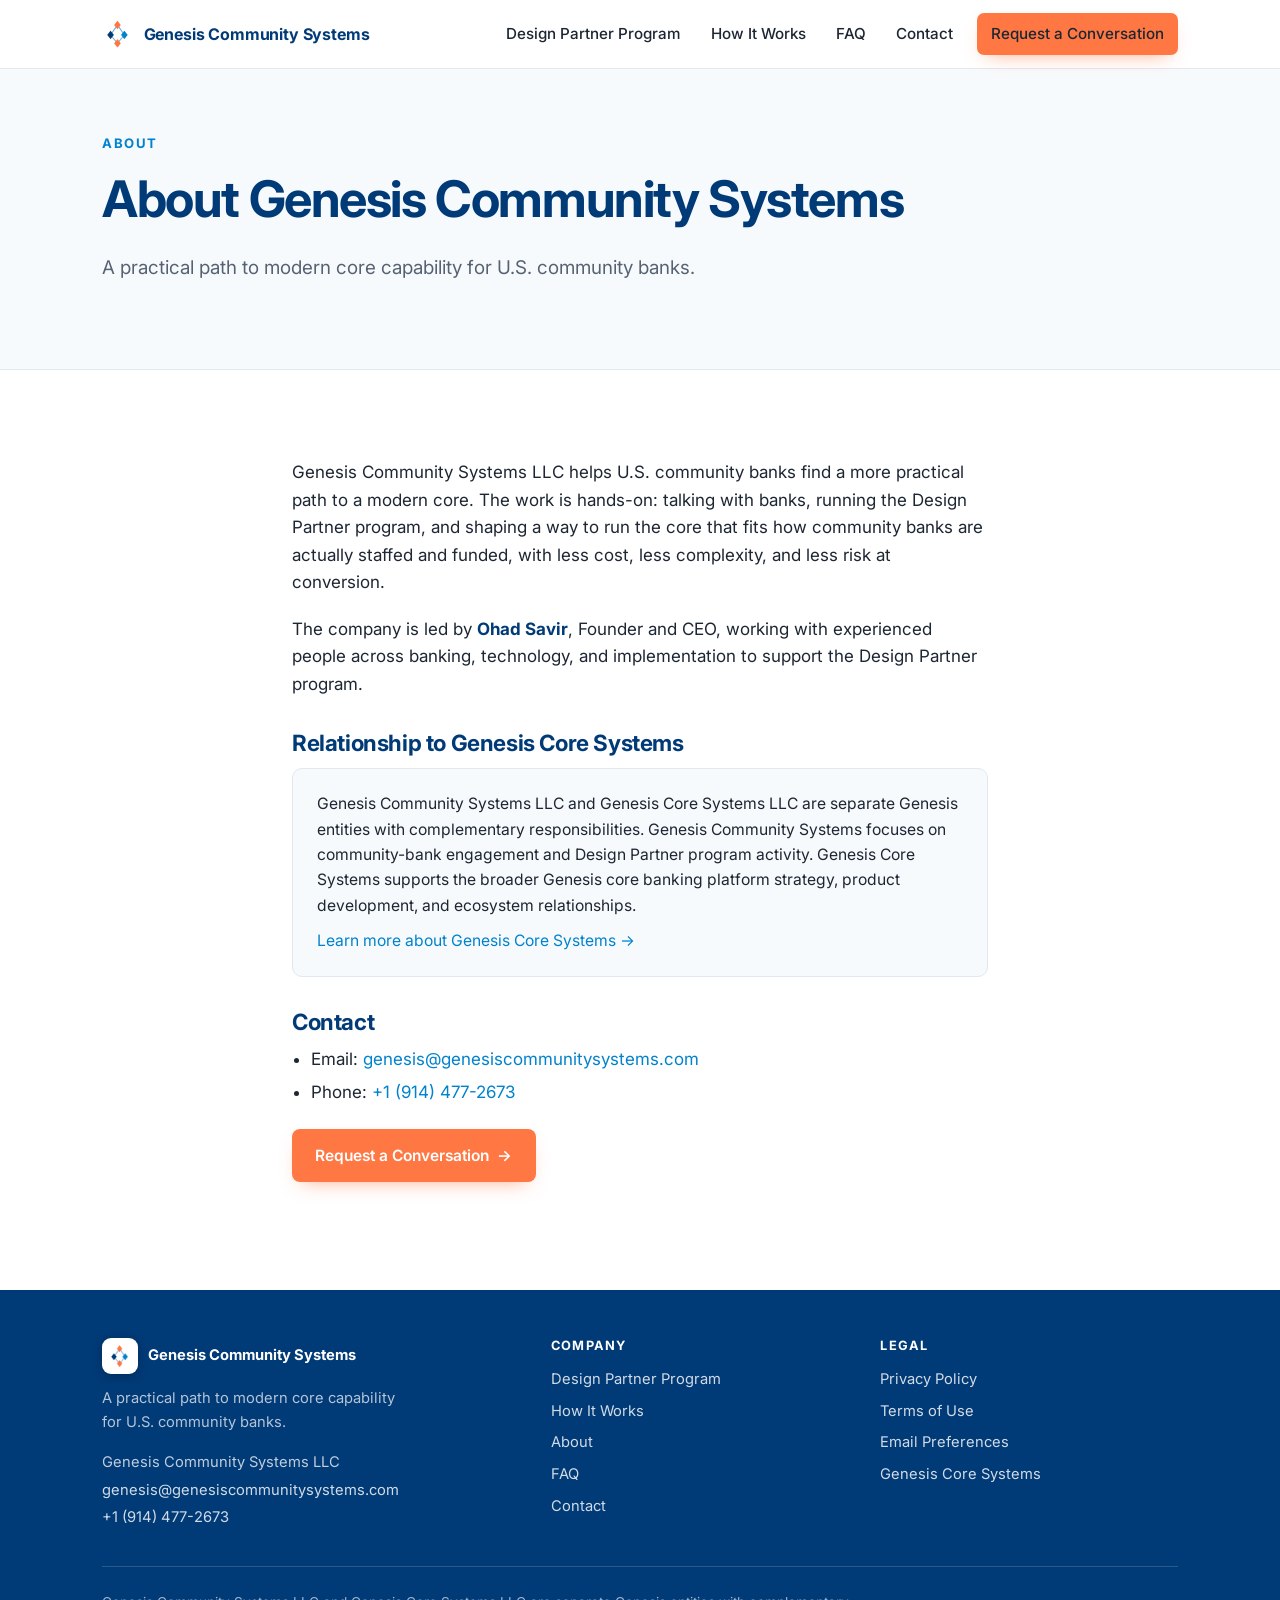
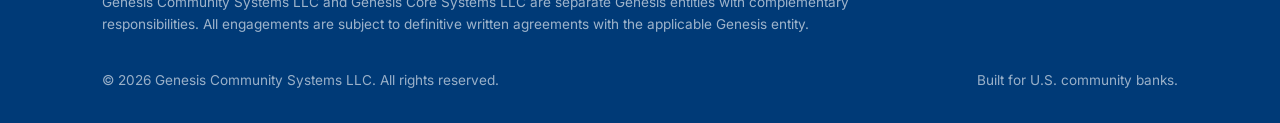
<file: about.html>
<!doctype html>
<html lang="en">
<head>
<meta charset="utf-8" />
<meta name="viewport" content="width=device-width, initial-scale=1" />
<title>About | Genesis Community Systems</title>
<meta name="description" content="Genesis Community Systems LLC helps U.S. community banks evaluate a practical path to modern core capability through the Genesis Design Partner program." />
<meta name="theme-color" content="#003A77" />
<link rel="canonical" href="https://genesiscommunitysystems.com/about" />
<link rel="icon" type="image/png" href="genesis-logo.png" />
<link rel="apple-touch-icon" href="genesis-logo.png" />
<meta property="og:type" content="website" />
<meta property="og:site_name" content="Genesis Community Systems" />
<meta property="og:title" content="About | Genesis Community Systems" />
<meta property="og:description" content="Genesis Community Systems LLC helps U.S. community banks evaluate a practical path to modern core capability through the Genesis Design Partner program." />
<meta property="og:url" content="https://genesiscommunitysystems.com/about" />
<meta property="og:image" content="https://genesiscommunitysystems.com/genesis-logo.png" />
<meta property="og:image:width" content="1024" />
<meta property="og:image:height" content="1024" />
<meta property="og:image:alt" content="Genesis Community Systems logo" />
<meta name="twitter:card" content="summary" />
<meta name="twitter:title" content="About | Genesis Community Systems" />
<meta name="twitter:description" content="Genesis Community Systems LLC helps U.S. community banks evaluate a practical path to modern core capability through the Genesis Design Partner program." />
<meta name="twitter:image" content="https://genesiscommunitysystems.com/genesis-logo.png" />
<link rel="preconnect" href="https://fonts.googleapis.com" />
<link rel="preconnect" href="https://fonts.gstatic.com" crossorigin />
<link href="https://fonts.googleapis.com/css2?family=Inter:wght@400;500;600;700&display=swap" rel="stylesheet" />
<link rel="stylesheet" href="styles.css" />
</head>
<body>
<a class="skip" href="#main">Skip to content</a>
<header class="nav" data-nav>
  <div class="nav-in">
    <a class="brand" href="/" aria-label="Genesis Community Systems"><img src="genesis-logo.png" alt="" /><span class="brand-name">Genesis <em>Community&nbsp;Systems</em></span></a>
    <nav class="menu" id="menu" aria-label="Primary"><a href="/design-partner">Design Partner Program</a><a href="/how-it-works">How It Works</a><a href="/faq">FAQ</a><a href="/contact">Contact</a><a class="btn btn-primary" href="/contact">Request a Conversation</a></nav>
    <button class="menu-toggle" data-menu-toggle aria-label="Menu" aria-controls="menu" aria-expanded="false"><svg width="22" height="22" viewBox="0 0 24 24" fill="none" stroke="currentColor" stroke-width="2"><line x1="3" y1="6" x2="21" y2="6"/><line x1="3" y1="12" x2="21" y2="12"/><line x1="3" y1="18" x2="21" y2="18"/></svg></button>
  </div>
</header>

<main id="main">
  <section class="page-head">
    <div class="wrap">
      <p class="kicker">About</p>
      <h1>About Genesis Community Systems</h1>
      <p class="lead">A practical path to modern core capability for U.S. community banks.</p>
    </div>
  </section>

  <section class="band">
    <div class="wrap prose">
      <p>Genesis Community Systems LLC helps U.S. community banks find a more practical path to a modern core. The work is hands-on: talking with banks, running the Design Partner program, and shaping a way to run the core that fits how community banks are actually staffed and funded, with less cost, less complexity, and less risk at conversion.</p>
      <p>The company is led by <strong>Ohad Savir</strong>, Founder and CEO, working with experienced people across banking, technology, and implementation to support the Design Partner program.</p>

      <h2>Relationship to Genesis Core Systems</h2>
      <div class="relnote">
        <p>Genesis Community Systems LLC and Genesis Core Systems LLC are separate Genesis entities with complementary responsibilities. Genesis Community Systems focuses on community-bank engagement and Design Partner program activity. Genesis Core Systems supports the broader Genesis core banking platform strategy, product development, and ecosystem relationships.</p>
        <p><a href="https://www.genesiscoresystems.com/" target="_blank" rel="noopener">Learn more about Genesis Core Systems →</a></p>
      </div>

      <h2>Contact</h2>
      <ul>
        <li>Email: <a href="mailto:genesis@genesiscommunitysystems.com">genesis@genesiscommunitysystems.com</a></li>
        <li>Phone: <a href="tel:+19144772673">+1 (914) 477-2673</a></li>
        
      </ul>
      <p style="margin-top:1.4rem"><a class="btn btn-primary" href="/contact">Request a Conversation <span class="ar">→</span></a></p>
    </div>
  </section>
</main>

<footer class="foot">
  <div class="wrap">
    <div class="foot-top">
      <div class="foot-brand-col"><div class="foot-brand"><img src="genesis-logo.png" alt="" /> Genesis Community Systems</div><p class="foot-tag">A practical path to modern core capability for U.S. community banks.</p><div class="foot-contact"><div>Genesis Community Systems LLC</div><div><a href="mailto:genesis@genesiscommunitysystems.com">genesis@genesiscommunitysystems.com</a></div><div><a href="tel:+19144772673">+1 (914) 477-2673</a></div></div></div>
      <div><h4>Company</h4><ul><li><a href="/design-partner">Design Partner Program</a></li><li><a href="/how-it-works">How It Works</a></li><li><a href="/about">About</a></li><li><a href="/faq">FAQ</a></li><li><a href="/contact">Contact</a></li></ul></div>
      <div><h4>Legal</h4><ul><li><a href="/privacy">Privacy Policy</a></li><li><a href="/terms">Terms of Use</a></li><li><a href="/email-preferences">Email Preferences</a></li><li><a href="https://www.genesiscoresystems.com/" target="_blank" rel="noopener">Genesis Core Systems</a></li></ul></div>
    </div>
    <p class="foot-rel">Genesis Community Systems LLC and Genesis Core Systems LLC are separate Genesis entities with complementary responsibilities. All engagements are subject to definitive written agreements with the applicable Genesis entity.</p>
    <div class="foot-bottom"><span>© <span data-year>2026</span> Genesis Community Systems LLC. All rights reserved.</span><span>Built for U.S. community banks.</span></div>
  </div>
</footer>
<script src="script.js"></script>
</body>
</html>
</file>
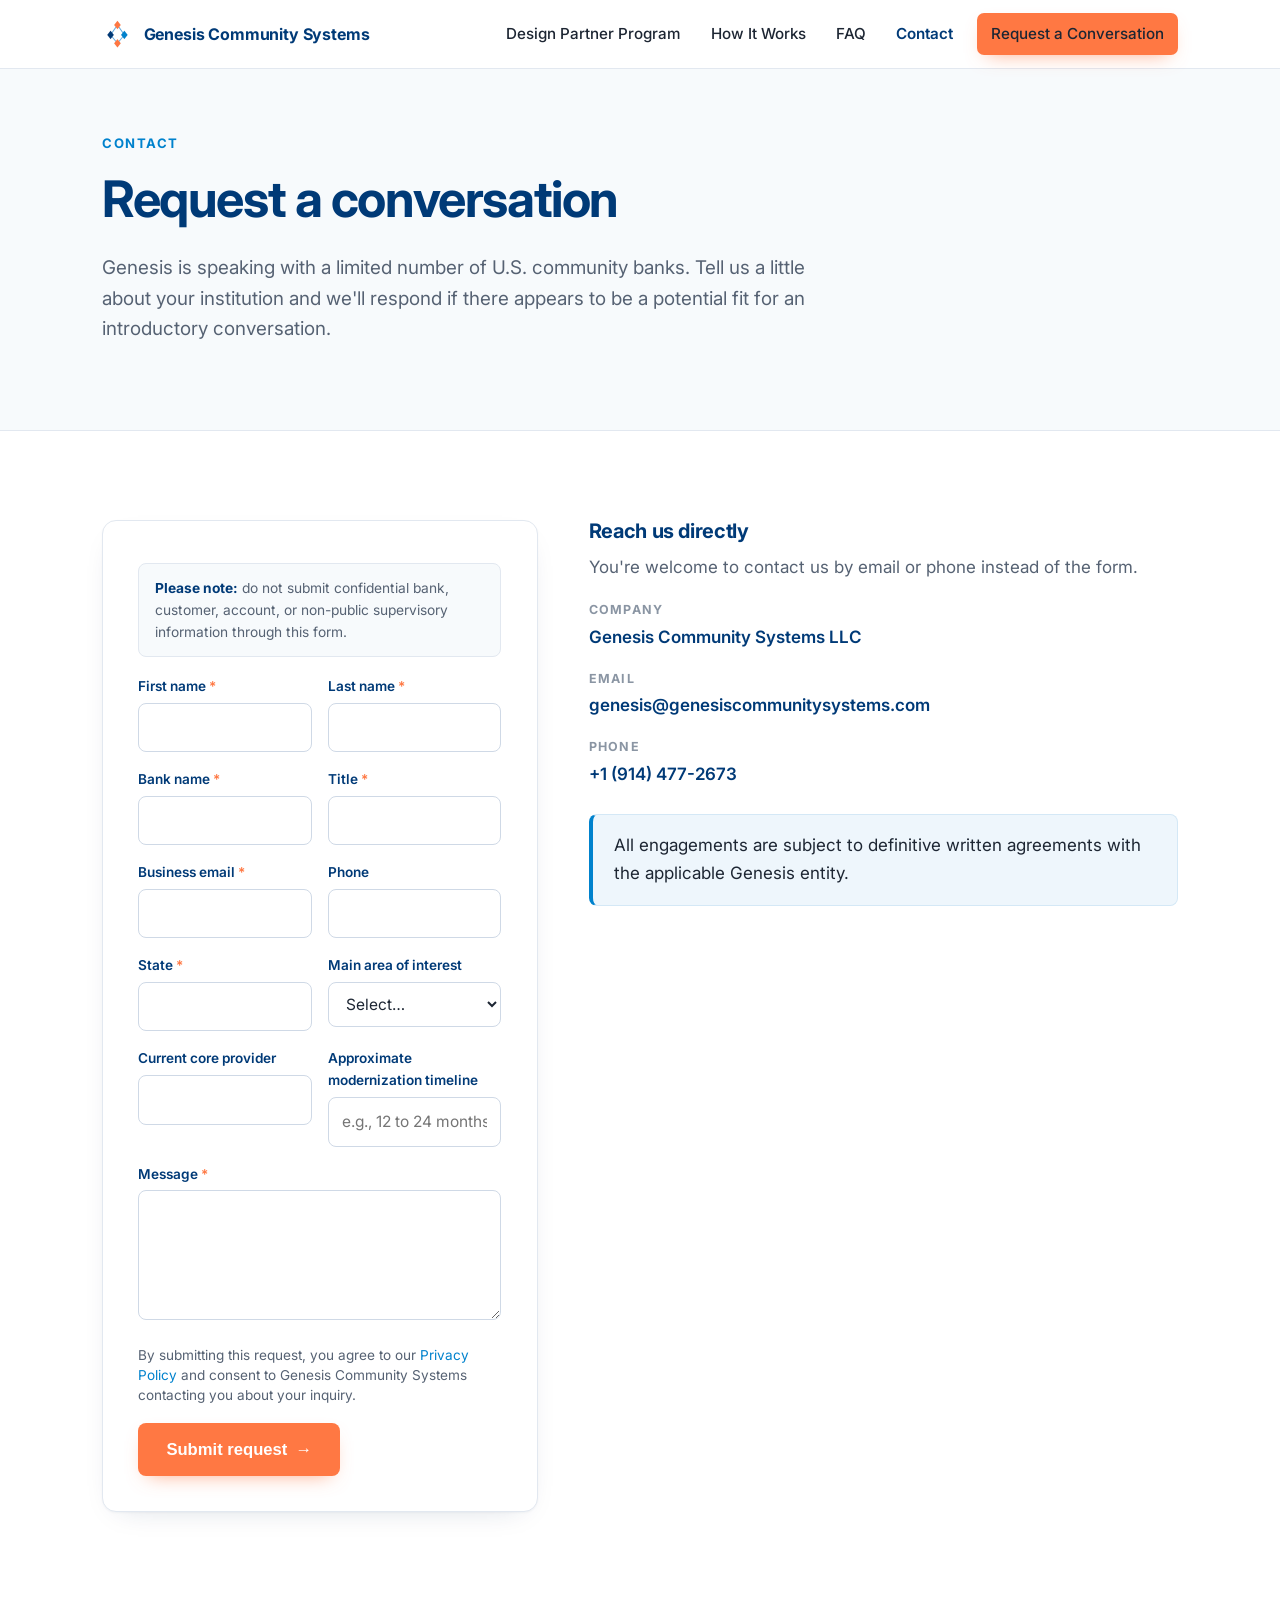
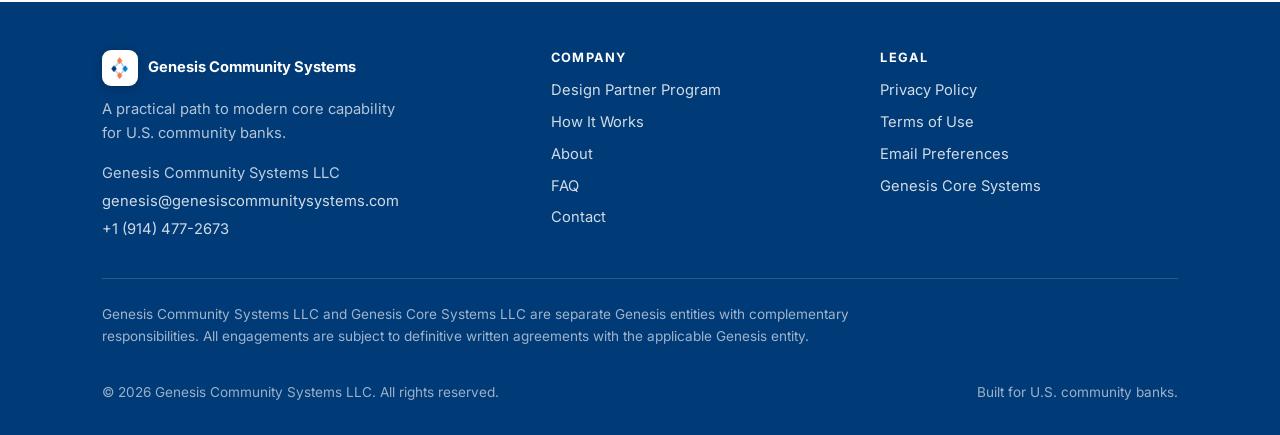
<file: contact.html>
<!doctype html>
<html lang="en">
<head>
<meta charset="utf-8" />
<meta name="viewport" content="width=device-width, initial-scale=1" />
<title>Contact | Genesis Community Systems</title>
<meta name="description" content="Request an introductory conversation with Genesis Community Systems about the Design Partner program for U.S. community banks." />
<meta name="theme-color" content="#003A77" />
<link rel="canonical" href="https://genesiscommunitysystems.com/contact" />
<link rel="icon" type="image/png" href="genesis-logo.png" />
<link rel="apple-touch-icon" href="genesis-logo.png" />
<meta property="og:type" content="website" />
<meta property="og:site_name" content="Genesis Community Systems" />
<meta property="og:title" content="Contact | Genesis Community Systems" />
<meta property="og:description" content="Request an introductory conversation with Genesis Community Systems about the Design Partner program for U.S. community banks." />
<meta property="og:url" content="https://genesiscommunitysystems.com/contact" />
<meta property="og:image" content="https://genesiscommunitysystems.com/genesis-logo.png" />
<meta property="og:image:width" content="1024" />
<meta property="og:image:height" content="1024" />
<meta property="og:image:alt" content="Genesis Community Systems logo" />
<meta name="twitter:card" content="summary" />
<meta name="twitter:title" content="Contact | Genesis Community Systems" />
<meta name="twitter:description" content="Request an introductory conversation with Genesis Community Systems about the Design Partner program for U.S. community banks." />
<meta name="twitter:image" content="https://genesiscommunitysystems.com/genesis-logo.png" />
<link rel="preconnect" href="https://fonts.googleapis.com" />
<link rel="preconnect" href="https://fonts.gstatic.com" crossorigin />
<link href="https://fonts.googleapis.com/css2?family=Inter:wght@400;500;600;700&display=swap" rel="stylesheet" />
<link rel="stylesheet" href="styles.css" />
</head>
<body>
<a class="skip" href="#main">Skip to content</a>

<header class="nav" data-nav>
  <div class="nav-in">
    <a class="brand" href="/" aria-label="Genesis Community Systems"><img src="genesis-logo.png" alt="" /><span class="brand-name">Genesis <em>Community&nbsp;Systems</em></span></a>
    <nav class="menu" id="menu" aria-label="Primary">
      <a href="/design-partner">Design Partner Program</a>
      <a href="/how-it-works">How It Works</a>
      <a href="/faq">FAQ</a>
      <a href="/contact">Contact</a>
      <a class="btn btn-primary" href="/contact">Request a Conversation</a>
    </nav>
    <button class="menu-toggle" data-menu-toggle aria-label="Menu" aria-controls="menu" aria-expanded="false"><svg width="22" height="22" viewBox="0 0 24 24" fill="none" stroke="currentColor" stroke-width="2"><line x1="3" y1="6" x2="21" y2="6"/><line x1="3" y1="12" x2="21" y2="12"/><line x1="3" y1="18" x2="21" y2="18"/></svg></button>
  </div>
</header>

<main id="main">
  <section class="page-head">
    <div class="wrap">
      <p class="kicker">Contact</p>
      <h1>Request a conversation</h1>
      <p class="lead">Genesis is speaking with a limited number of U.S. community banks. Tell us a little about your institution and we'll respond if there appears to be a potential fit for an introductory conversation.</p>
    </div>
  </section>

  <section class="band">
    <div class="wrap split">
      <div>
        <div class="form-ok" role="status">Thank you. Genesis Community Systems has received your request. We will review the information and respond shortly if there appears to be a potential fit for an introductory conversation.</div>
<form id="contact-form" class="form" action="https://formsubmit.co/ofsavir@gmail.com" method="POST">
          <input type="hidden" name="_subject" value="Genesis Community Systems: new Design Partner inquiry" />
          <input type="hidden" name="_captcha" value="false" />
          <input type="hidden" name="_template" value="table" />
          <input type="hidden" name="_next" value="https://genesiscommunitysystems.com/contact?sent=1" />
          <input type="text" name="_honey" style="display:none" tabindex="-1" autocomplete="off" />

          <p class="form-warn"><strong>Please note:</strong> do not submit confidential bank, customer, account, or non-public supervisory information through this form.</p>

          <div class="frow">
            <div class="field"><label for="fn">First name <span class="req">*</span></label><input id="fn" name="First name" required /></div>
            <div class="field"><label for="ln">Last name <span class="req">*</span></label><input id="ln" name="Last name" required /></div>
          </div>
          <div class="frow">
            <div class="field"><label for="bank">Bank name <span class="req">*</span></label><input id="bank" name="Bank name" required /></div>
            <div class="field"><label for="title">Title <span class="req">*</span></label><input id="title" name="Title" required /></div>
          </div>
          <div class="frow">
            <div class="field"><label for="email">Business email <span class="req">*</span></label><input id="email" type="email" name="Business email" required /></div>
            <div class="field"><label for="phone">Phone</label><input id="phone" type="tel" name="Phone" /></div>
          </div>
          <div class="frow">
            <div class="field"><label for="state">State <span class="req">*</span></label><input id="state" name="State" required /></div>
            <div class="field"><label for="interest">Main area of interest</label>
              <select id="interest" name="Main area of interest">
                <option value="">Select…</option>
                <option>Cost reduction</option>
                <option>Core modernization</option>
                <option>Operational efficiency</option>
                <option>Vendor simplification</option>
                <option>Design Partner program</option>
                <option>Other</option>
              </select>
            </div>
          </div>
          <div class="frow">
            <div class="field"><label for="core">Current core provider</label><input id="core" name="Current core provider" /></div>
            <div class="field"><label for="timeline">Approximate modernization timeline</label><input id="timeline" name="Modernization timeline" placeholder="e.g., 12 to 24 months" /></div>
          </div>
          <div class="field"><label for="msg">Message <span class="req">*</span></label><textarea id="msg" name="Message" required></textarea></div>

          <p class="form-consent" style="font-size:.85rem;color:var(--muted);margin:.1rem 0 1.1rem;line-height:1.5">By submitting this request, you agree to our <a href="/privacy">Privacy Policy</a> and consent to Genesis Community Systems contacting you about your inquiry.</p>
          <button class="btn btn-primary btn-lg" type="submit">Submit request <span class="ar">→</span></button>
        </form>
      </div>

      <aside>
        <h2 style="font-size:1.25rem">Reach us directly</h2>
        <p style="color:var(--muted)">You're welcome to contact us by email or phone instead of the form.</p>
        <dl class="contact-list">
          <div><dt>Company</dt><dd>Genesis Community Systems LLC</dd></div>
          <div><dt>Email</dt><dd><a href="mailto:genesis@genesiscommunitysystems.com">genesis@genesiscommunitysystems.com</a></dd></div>
          <div><dt>Phone</dt><dd><a href="tel:+19144772673">+1 (914) 477-2673</a></dd></div>
          
        </dl>
        <div class="callout" style="margin-top:1.6rem">All engagements are subject to definitive written agreements with the applicable Genesis entity.</div>
      </aside>
    </div>
  </section>
</main>

<footer class="foot">
  <div class="wrap">
    <div class="foot-top">
      <div class="foot-brand-col">
        <div class="foot-brand"><img src="genesis-logo.png" alt="" /> Genesis Community Systems</div>
        <p class="foot-tag">A practical path to modern core capability for U.S. community banks.</p>
        <div class="foot-contact">
          <div>Genesis Community Systems LLC</div>
          <div><a href="mailto:genesis@genesiscommunitysystems.com">genesis@genesiscommunitysystems.com</a></div>
          <div><a href="tel:+19144772673">+1 (914) 477-2673</a></div>
          
        </div>
      </div>
      <div><h4>Company</h4><ul><li><a href="/design-partner">Design Partner Program</a></li><li><a href="/how-it-works">How It Works</a></li><li><a href="/about">About</a></li><li><a href="/faq">FAQ</a></li><li><a href="/contact">Contact</a></li></ul></div>
      <div><h4>Legal</h4><ul><li><a href="/privacy">Privacy Policy</a></li><li><a href="/terms">Terms of Use</a></li><li><a href="/email-preferences">Email Preferences</a></li><li><a href="https://www.genesiscoresystems.com/" target="_blank" rel="noopener">Genesis Core Systems</a></li></ul></div>
    </div>
    <p class="foot-rel">Genesis Community Systems LLC and Genesis Core Systems LLC are separate Genesis entities with complementary responsibilities. All engagements are subject to definitive written agreements with the applicable Genesis entity.</p>
    <div class="foot-bottom"><span>© <span data-year>2026</span> Genesis Community Systems LLC. All rights reserved.</span><span>Built for U.S. community banks.</span></div>
  </div>
</footer>
<script src="script.js"></script>
</body>
</html>
</file>
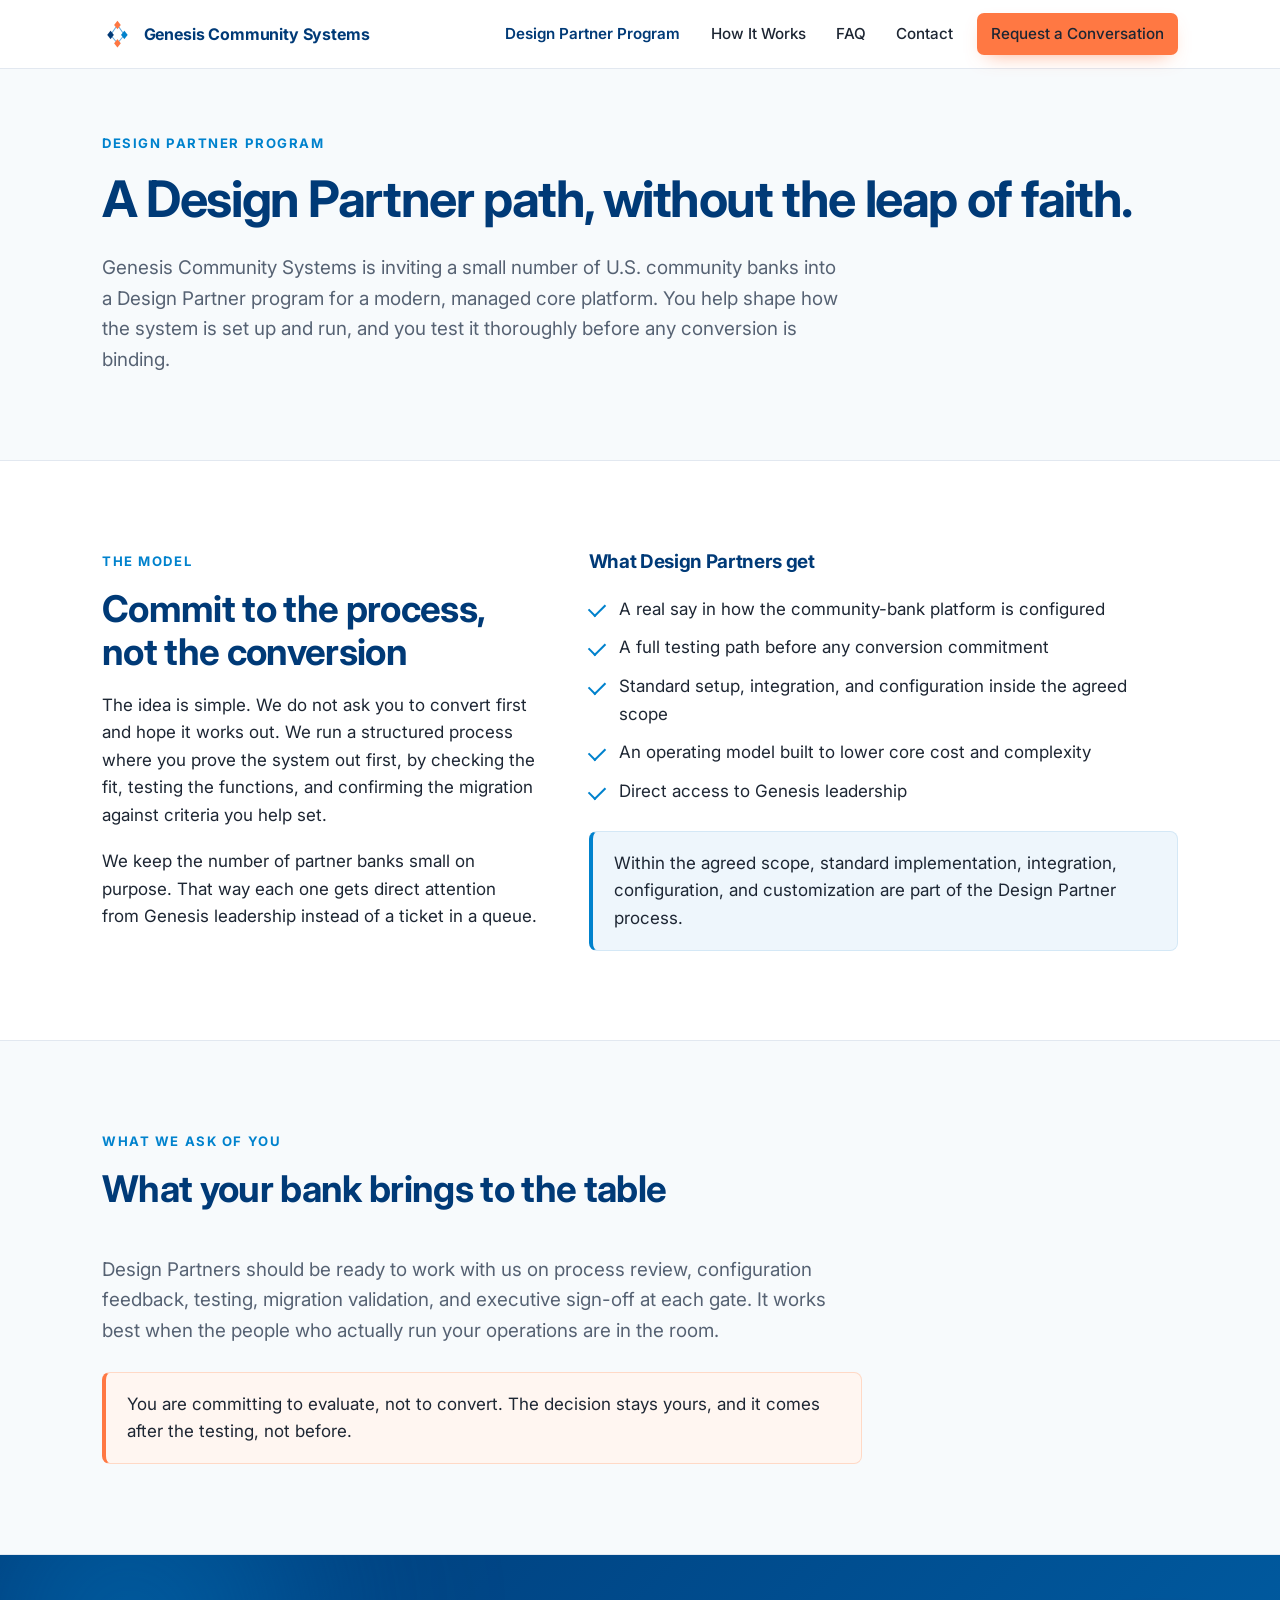
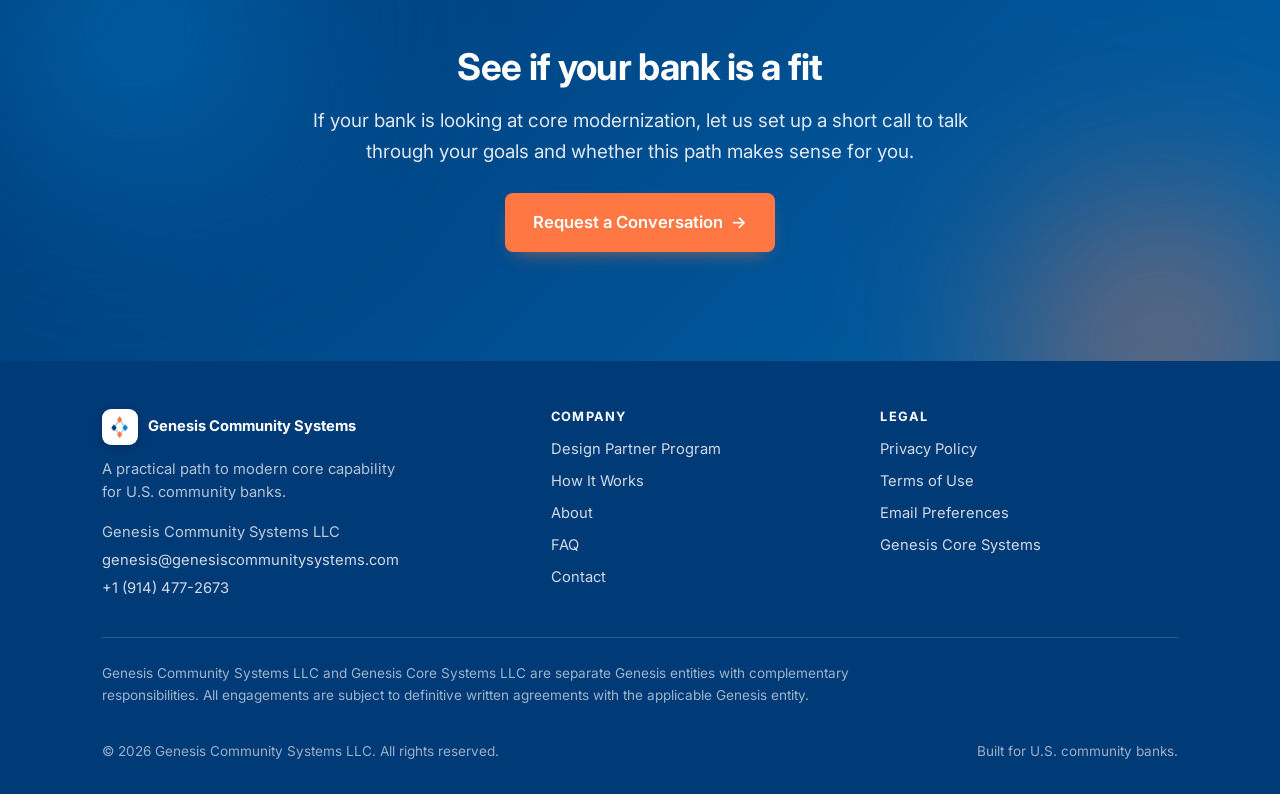
<file: design-partner.html>
<!doctype html>
<html lang="en">
<head>
<meta charset="utf-8" />
<meta name="viewport" content="width=device-width, initial-scale=1" />
<title>Design Partner Program | Genesis Community Systems</title>
<meta name="description" content="A Design Partner path for U.S. community banks that want a modern core without a risky overnight switch. Test it against your own criteria first, convert only if it earns it." />
<meta name="theme-color" content="#003A77" />
<link rel="canonical" href="https://genesiscommunitysystems.com/design-partner" />
<link rel="icon" type="image/png" href="genesis-logo.png" />
<link rel="apple-touch-icon" href="genesis-logo.png" />
<meta property="og:type" content="website" />
<meta property="og:site_name" content="Genesis Community Systems" />
<meta property="og:title" content="Design Partner Program | Genesis Community Systems" />
<meta property="og:description" content="A Design Partner path for U.S. community banks that want a modern core without a risky overnight switch. Test it against your own criteria first, convert only if it earns it." />
<meta property="og:url" content="https://genesiscommunitysystems.com/design-partner" />
<meta property="og:image" content="https://genesiscommunitysystems.com/genesis-logo.png" />
<meta property="og:image:width" content="1024" />
<meta property="og:image:height" content="1024" />
<meta property="og:image:alt" content="Genesis Community Systems logo" />
<meta name="twitter:card" content="summary" />
<meta name="twitter:title" content="Design Partner Program | Genesis Community Systems" />
<meta name="twitter:description" content="A Design Partner path for U.S. community banks that want a modern core without a risky overnight switch. Test it against your own criteria first, convert only if it earns it." />
<meta name="twitter:image" content="https://genesiscommunitysystems.com/genesis-logo.png" />
<link rel="preconnect" href="https://fonts.googleapis.com" />
<link rel="preconnect" href="https://fonts.gstatic.com" crossorigin />
<link href="https://fonts.googleapis.com/css2?family=Inter:wght@400;500;600;700&display=swap" rel="stylesheet" />
<link rel="stylesheet" href="styles.css" />
</head>
<body>
<a class="skip" href="#main">Skip to content</a>
<header class="nav" data-nav>
  <div class="nav-in">
    <a class="brand" href="/" aria-label="Genesis Community Systems"><img src="genesis-logo.png" alt="" /><span class="brand-name">Genesis <em>Community&nbsp;Systems</em></span></a>
    <nav class="menu" id="menu" aria-label="Primary">
      <a href="/design-partner">Design Partner Program</a><a href="/how-it-works">How It Works</a><a href="/faq">FAQ</a><a href="/contact">Contact</a>
      <a class="btn btn-primary" href="/contact">Request a Conversation</a>
    </nav>
    <button class="menu-toggle" data-menu-toggle aria-label="Menu" aria-controls="menu" aria-expanded="false"><svg width="22" height="22" viewBox="0 0 24 24" fill="none" stroke="currentColor" stroke-width="2"><line x1="3" y1="6" x2="21" y2="6"/><line x1="3" y1="12" x2="21" y2="12"/><line x1="3" y1="18" x2="21" y2="18"/></svg></button>
  </div>
</header>

<main id="main">
  <section class="page-head">
    <div class="wrap">
      <p class="kicker">Design Partner Program</p>
      <h1>A Design Partner path, without the leap of faith.</h1>
      <p class="lead">Genesis Community Systems is inviting a small number of U.S. community banks into a Design Partner program for a modern, managed core platform. You help shape how the system is set up and run, and you test it thoroughly before any conversion is binding.</p>
    </div>
  </section>

  <section class="band">
    <div class="wrap split">
      <div class="rise">
        <p class="kicker">The model</p>
        <h2>Commit to the process, not the conversion</h2>
        <p>The idea is simple. We do not ask you to convert first and hope it works out. We run a structured process where you prove the system out first, by checking the fit, testing the functions, and confirming the migration against criteria you help set.</p>
        <p>We keep the number of partner banks small on purpose. That way each one gets direct attention from Genesis leadership instead of a ticket in a queue.</p>
      </div>
      <div class="rise">
        <h3>What Design Partners get</h3>
        <ul class="checklist">
          <li>A real say in how the community-bank platform is configured</li>
          <li>A full testing path before any conversion commitment</li>
          <li>Standard setup, integration, and configuration inside the agreed scope</li>
          <li>An operating model built to lower core cost and complexity</li>
          <li>Direct access to Genesis leadership</li>
        </ul>
        <div class="callout">Within the agreed scope, standard implementation, integration, configuration, and customization are part of the Design Partner process.</div>
      </div>
    </div>
  </section>

  <section class="band soft">
    <div class="wrap">
      <div class="section-head rise"><p class="kicker">What we ask of you</p><h2>What your bank brings to the table</h2></div>
      <p class="lead rise">Design Partners should be ready to work with us on process review, configuration feedback, testing, migration validation, and executive sign-off at each gate. It works best when the people who actually run your operations are in the room.</p>
      <div class="callout warn rise" style="max-width:760px">You are committing to evaluate, not to convert. The decision stays yours, and it comes after the testing, not before.</div>
    </div>
  </section>

  <section class="band cta-dark">
    <div class="wrap">
      <h2 class="rise">See if your bank is a fit</h2>
      <p class="lead rise">If your bank is looking at core modernization, let us set up a short call to talk through your goals and whether this path makes sense for you.</p>
      <p class="rise" style="margin-top:1.6rem"><a class="btn btn-primary btn-lg" href="/contact">Request a Conversation <span class="ar">→</span></a></p>
    </div>
  </section>
</main>

<footer class="foot">
  <div class="wrap">
    <div class="foot-top">
      <div class="foot-brand-col">
        <div class="foot-brand"><img src="genesis-logo.png" alt="" /> Genesis Community Systems</div>
        <p class="foot-tag">A practical path to modern core capability for U.S. community banks.</p>
        <div class="foot-contact"><div>Genesis Community Systems LLC</div><div><a href="mailto:genesis@genesiscommunitysystems.com">genesis@genesiscommunitysystems.com</a></div><div><a href="tel:+19144772673">+1 (914) 477-2673</a></div></div>
      </div>
      <div><h4>Company</h4><ul><li><a href="/design-partner">Design Partner Program</a></li><li><a href="/how-it-works">How It Works</a></li><li><a href="/about">About</a></li><li><a href="/faq">FAQ</a></li><li><a href="/contact">Contact</a></li></ul></div>
      <div><h4>Legal</h4><ul><li><a href="/privacy">Privacy Policy</a></li><li><a href="/terms">Terms of Use</a></li><li><a href="/email-preferences">Email Preferences</a></li><li><a href="https://www.genesiscoresystems.com/" target="_blank" rel="noopener">Genesis Core Systems</a></li></ul></div>
    </div>
    <p class="foot-rel">Genesis Community Systems LLC and Genesis Core Systems LLC are separate Genesis entities with complementary responsibilities. All engagements are subject to definitive written agreements with the applicable Genesis entity.</p>
    <div class="foot-bottom"><span>© <span data-year>2026</span> Genesis Community Systems LLC. All rights reserved.</span><span>Built for U.S. community banks.</span></div>
  </div>
</footer>
<script src="script.js"></script>
</body>
</html>
</file>
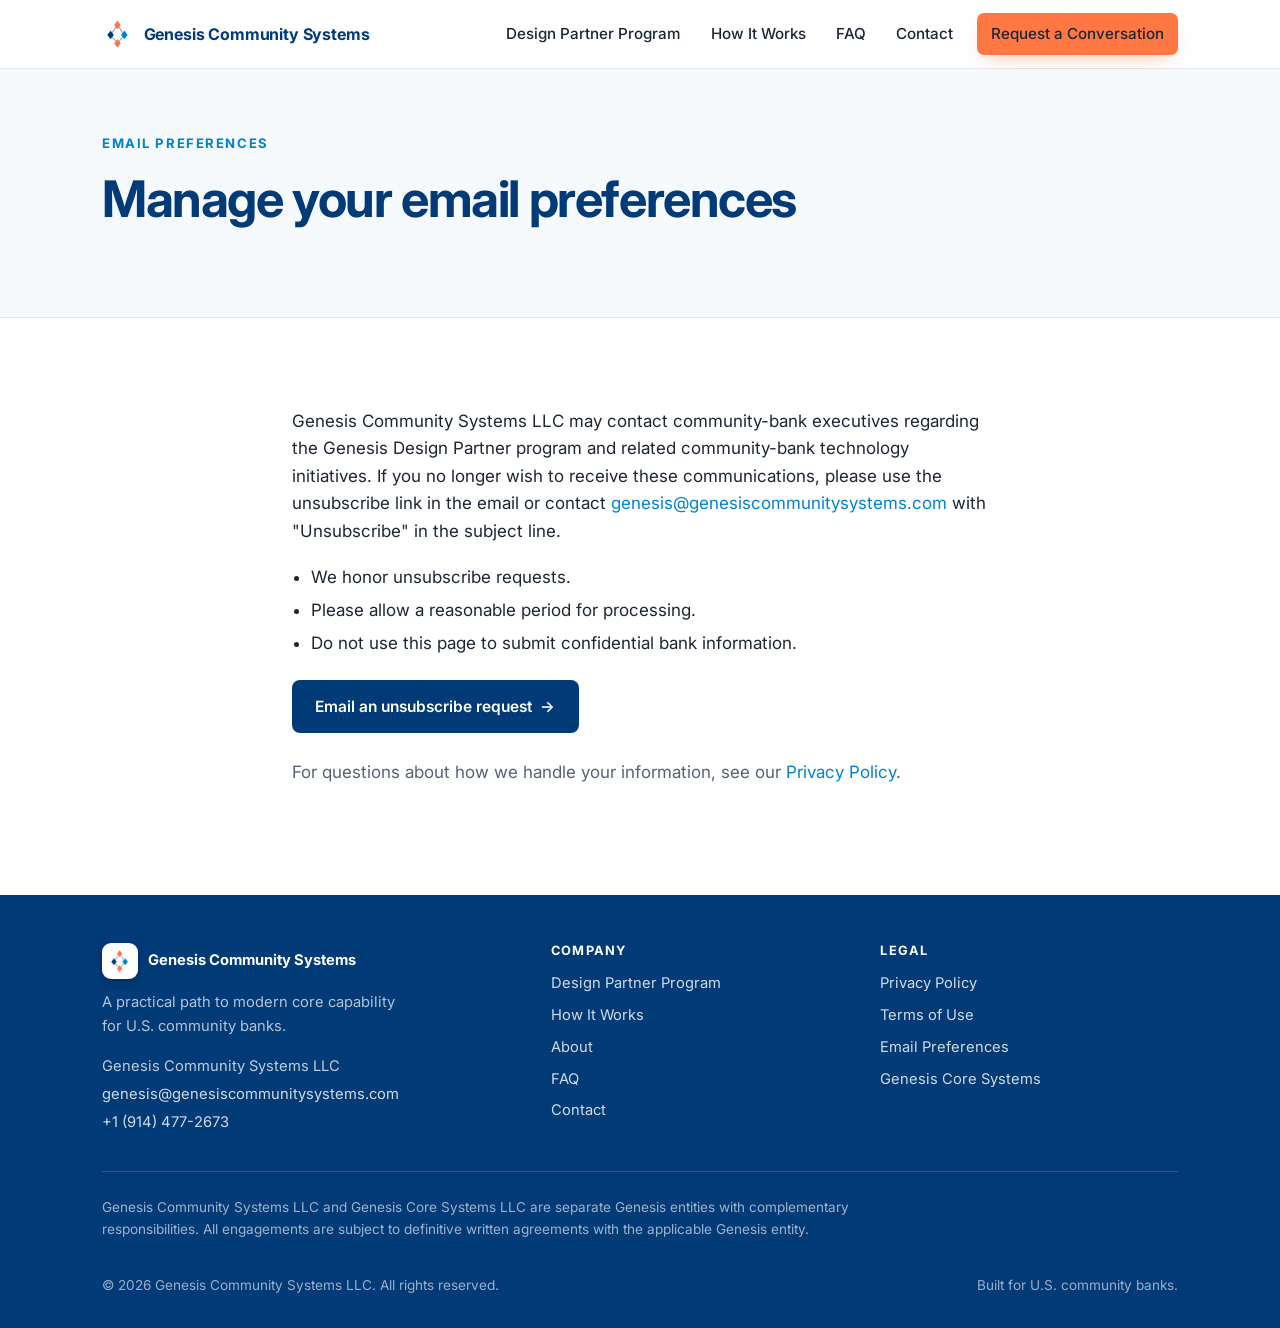
<file: email-preferences.html>
<!doctype html>
<html lang="en">
<head>
<meta charset="utf-8" />
<meta name="viewport" content="width=device-width, initial-scale=1" />
<title>Email Preferences | Genesis Community Systems</title>
<meta name="description" content="Manage your email preferences or unsubscribe from Genesis Community Systems communications." />
<meta name="robots" content="noindex" />
<meta name="theme-color" content="#003A77" />
<link rel="canonical" href="https://genesiscommunitysystems.com/email-preferences" />
<link rel="icon" type="image/png" href="genesis-logo.png" />
<link rel="apple-touch-icon" href="genesis-logo.png" />
<meta property="og:type" content="website" />
<meta property="og:site_name" content="Genesis Community Systems" />
<meta property="og:title" content="Email Preferences | Genesis Community Systems" />
<meta property="og:description" content="Manage your email preferences or unsubscribe from Genesis Community Systems communications." />
<meta property="og:url" content="https://genesiscommunitysystems.com/email-preferences" />
<meta property="og:image" content="https://genesiscommunitysystems.com/genesis-logo.png" />
<meta property="og:image:width" content="1024" />
<meta property="og:image:height" content="1024" />
<meta property="og:image:alt" content="Genesis Community Systems logo" />
<meta name="twitter:card" content="summary" />
<meta name="twitter:title" content="Email Preferences | Genesis Community Systems" />
<meta name="twitter:description" content="Manage your email preferences or unsubscribe from Genesis Community Systems communications." />
<meta name="twitter:image" content="https://genesiscommunitysystems.com/genesis-logo.png" />
<link rel="preconnect" href="https://fonts.googleapis.com" />
<link rel="preconnect" href="https://fonts.gstatic.com" crossorigin />
<link href="https://fonts.googleapis.com/css2?family=Inter:wght@400;500;600;700&display=swap" rel="stylesheet" />
<link rel="stylesheet" href="styles.css" />
</head>
<body>
<a class="skip" href="#main">Skip to content</a>
<header class="nav" data-nav>
  <div class="nav-in">
    <a class="brand" href="/" aria-label="Genesis Community Systems"><img src="genesis-logo.png" alt="" /><span class="brand-name">Genesis <em>Community&nbsp;Systems</em></span></a>
    <nav class="menu" id="menu" aria-label="Primary"><a href="/design-partner">Design Partner Program</a><a href="/how-it-works">How It Works</a><a href="/faq">FAQ</a><a href="/contact">Contact</a><a class="btn btn-primary" href="/contact">Request a Conversation</a></nav>
    <button class="menu-toggle" data-menu-toggle aria-label="Menu" aria-controls="menu" aria-expanded="false"><svg width="22" height="22" viewBox="0 0 24 24" fill="none" stroke="currentColor" stroke-width="2"><line x1="3" y1="6" x2="21" y2="6"/><line x1="3" y1="12" x2="21" y2="12"/><line x1="3" y1="18" x2="21" y2="18"/></svg></button>
  </div>
</header>

<main id="main">
  <section class="page-head"><div class="wrap"><p class="kicker">Email Preferences</p><h1>Manage your email preferences</h1></div></section>
  <section class="band">
    <div class="wrap prose">
      <p>Genesis Community Systems LLC may contact community-bank executives regarding the Genesis Design Partner program and related community-bank technology initiatives. If you no longer wish to receive these communications, please use the unsubscribe link in the email or contact <a href="mailto:genesis@genesiscommunitysystems.com?subject=Unsubscribe">genesis@genesiscommunitysystems.com</a> with "Unsubscribe" in the subject line.</p>
      <ul>
        <li>We honor unsubscribe requests.</li>
        <li>Please allow a reasonable period for processing.</li>
        <li>Do not use this page to submit confidential bank information.</li>
      </ul>
      <p style="margin-top:1.4rem"><a class="btn btn-navy" href="mailto:genesis@genesiscommunitysystems.com?subject=Unsubscribe">Email an unsubscribe request <span class="ar">→</span></a></p>
      <p style="margin-top:1.6rem;color:var(--muted)">For questions about how we handle your information, see our <a href="/privacy">Privacy Policy</a>.</p>
    </div>
  </section>
</main>

<footer class="foot">
  <div class="wrap">
    <div class="foot-top">
      <div class="foot-brand-col"><div class="foot-brand"><img src="genesis-logo.png" alt="" /> Genesis Community Systems</div><p class="foot-tag">A practical path to modern core capability for U.S. community banks.</p><div class="foot-contact"><div>Genesis Community Systems LLC</div><div><a href="mailto:genesis@genesiscommunitysystems.com">genesis@genesiscommunitysystems.com</a></div><div><a href="tel:+19144772673">+1 (914) 477-2673</a></div></div></div>
      <div><h4>Company</h4><ul><li><a href="/design-partner">Design Partner Program</a></li><li><a href="/how-it-works">How It Works</a></li><li><a href="/about">About</a></li><li><a href="/faq">FAQ</a></li><li><a href="/contact">Contact</a></li></ul></div>
      <div><h4>Legal</h4><ul><li><a href="/privacy">Privacy Policy</a></li><li><a href="/terms">Terms of Use</a></li><li><a href="/email-preferences">Email Preferences</a></li><li><a href="https://www.genesiscoresystems.com/" target="_blank" rel="noopener">Genesis Core Systems</a></li></ul></div>
    </div>
    <p class="foot-rel">Genesis Community Systems LLC and Genesis Core Systems LLC are separate Genesis entities with complementary responsibilities. All engagements are subject to definitive written agreements with the applicable Genesis entity.</p>
    <div class="foot-bottom"><span>© <span data-year>2026</span> Genesis Community Systems LLC. All rights reserved.</span><span>Built for U.S. community banks.</span></div>
  </div>
</footer>
<script src="script.js"></script>
</body>
</html>
</file>
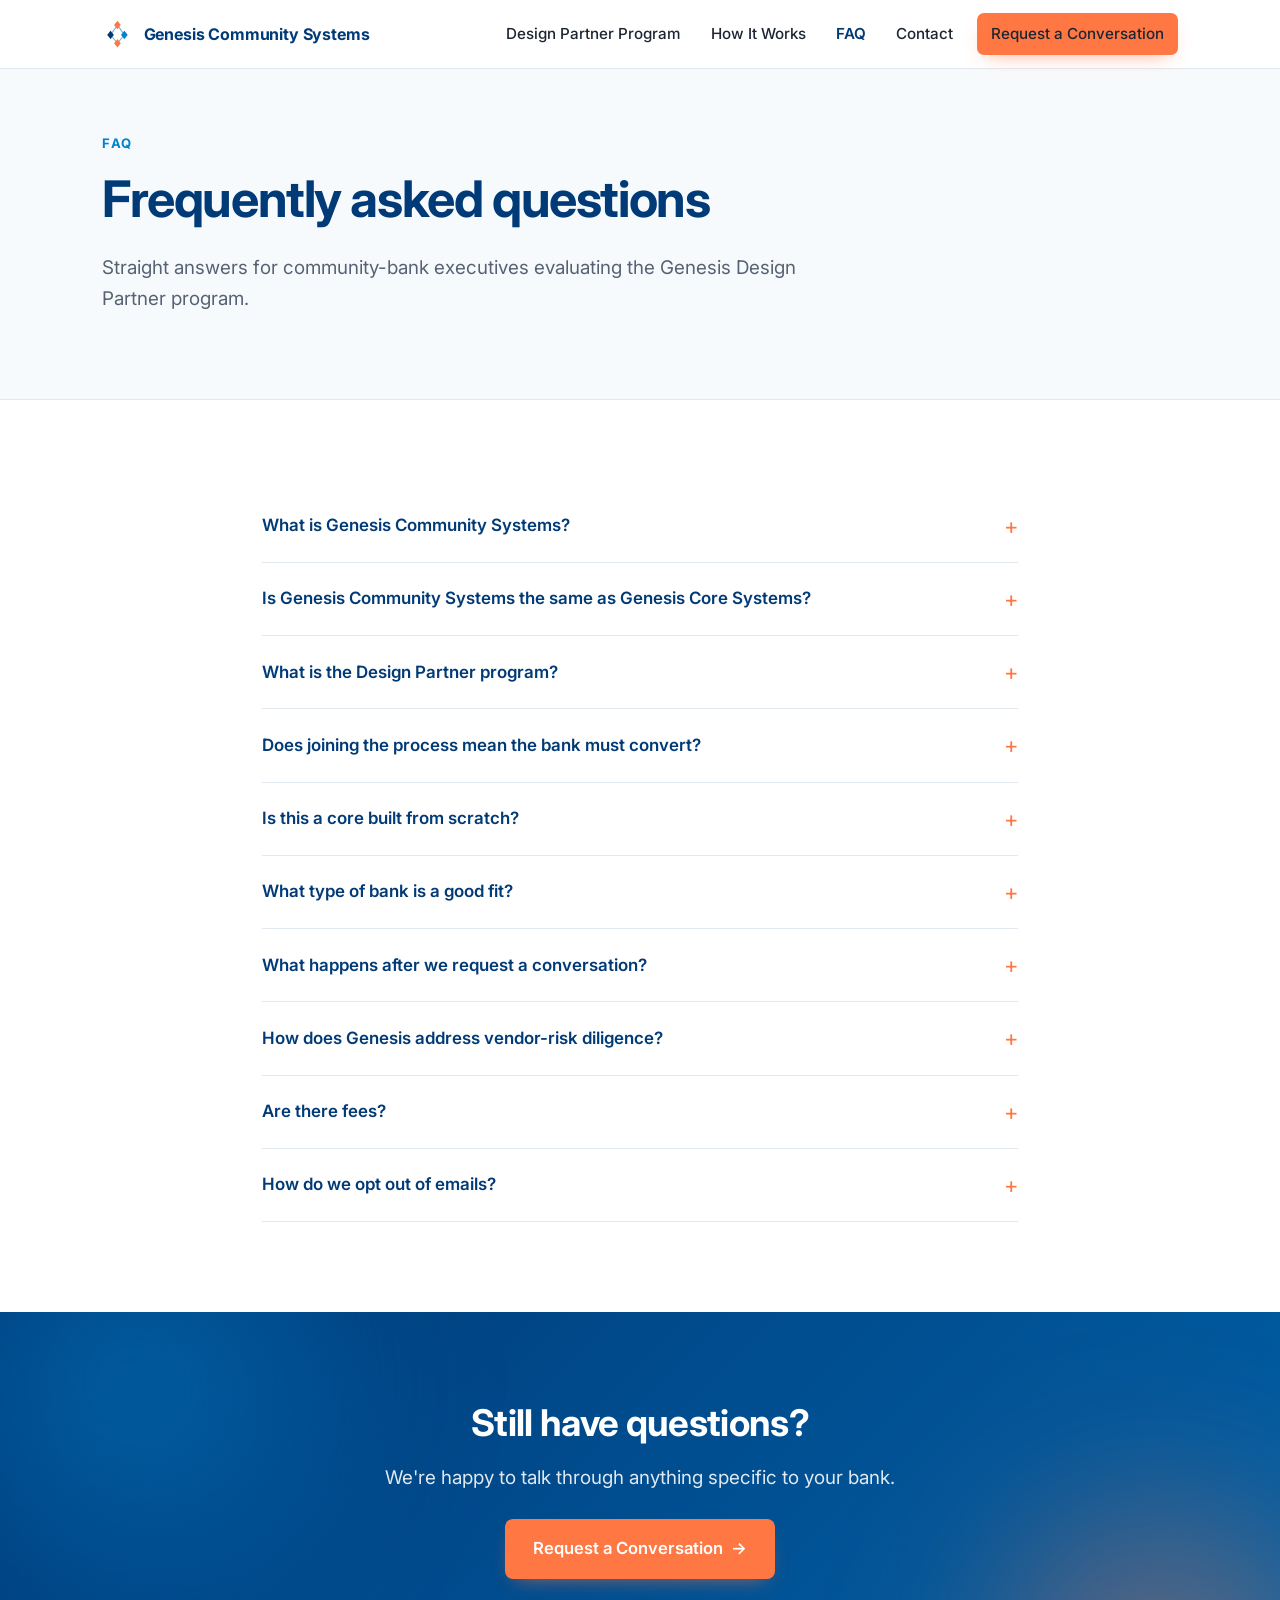
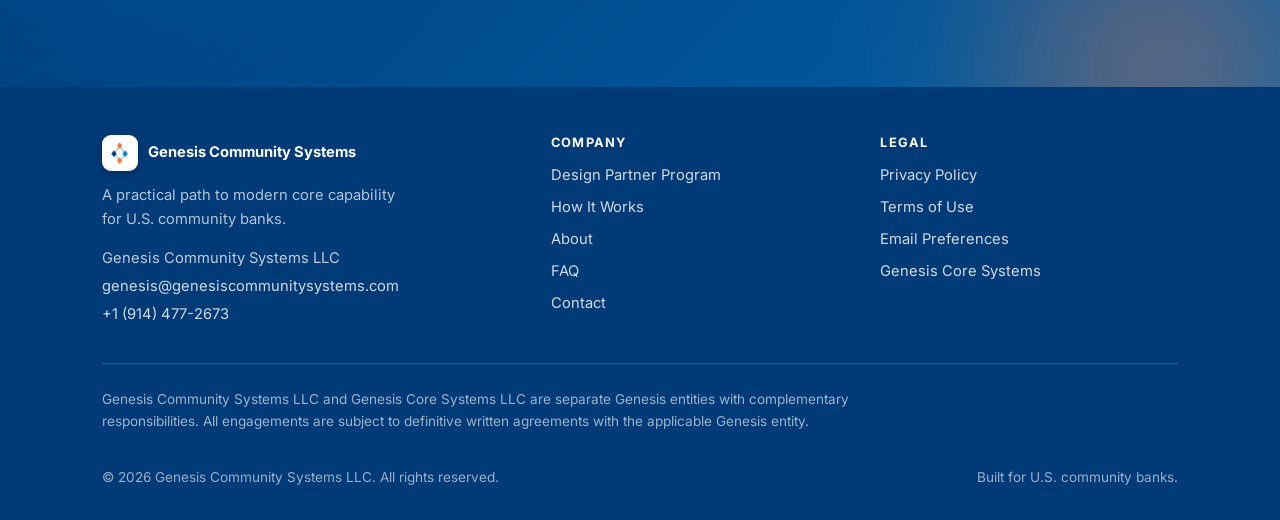
<file: faq.html>
<!doctype html>
<html lang="en">
<head>
<meta charset="utf-8" />
<meta name="viewport" content="width=device-width, initial-scale=1" />
<title>FAQ | Genesis Community Systems</title>
<meta name="description" content="Frequently asked questions about Genesis Community Systems and the Genesis Design Partner program for U.S. community banks." />
<meta name="theme-color" content="#003A77" />
<link rel="canonical" href="https://genesiscommunitysystems.com/faq" />
<link rel="icon" type="image/png" href="genesis-logo.png" />
<link rel="apple-touch-icon" href="genesis-logo.png" />
<meta property="og:type" content="website" />
<meta property="og:site_name" content="Genesis Community Systems" />
<meta property="og:title" content="FAQ | Genesis Community Systems" />
<meta property="og:description" content="Frequently asked questions about Genesis Community Systems and the Genesis Design Partner program for U.S. community banks." />
<meta property="og:url" content="https://genesiscommunitysystems.com/faq" />
<meta property="og:image" content="https://genesiscommunitysystems.com/genesis-logo.png" />
<meta property="og:image:width" content="1024" />
<meta property="og:image:height" content="1024" />
<meta property="og:image:alt" content="Genesis Community Systems logo" />
<meta name="twitter:card" content="summary" />
<meta name="twitter:title" content="FAQ | Genesis Community Systems" />
<meta name="twitter:description" content="Frequently asked questions about Genesis Community Systems and the Genesis Design Partner program for U.S. community banks." />
<meta name="twitter:image" content="https://genesiscommunitysystems.com/genesis-logo.png" />
<link rel="preconnect" href="https://fonts.googleapis.com" />
<link rel="preconnect" href="https://fonts.gstatic.com" crossorigin />
<link href="https://fonts.googleapis.com/css2?family=Inter:wght@400;500;600;700&display=swap" rel="stylesheet" />
<link rel="stylesheet" href="styles.css" />
</head>
<body>
<a class="skip" href="#main">Skip to content</a>
<header class="nav" data-nav>
  <div class="nav-in">
    <a class="brand" href="/" aria-label="Genesis Community Systems"><img src="genesis-logo.png" alt="" /><span class="brand-name">Genesis <em>Community&nbsp;Systems</em></span></a>
    <nav class="menu" id="menu" aria-label="Primary"><a href="/design-partner">Design Partner Program</a><a href="/how-it-works">How It Works</a><a href="/faq">FAQ</a><a href="/contact">Contact</a><a class="btn btn-primary" href="/contact">Request a Conversation</a></nav>
    <button class="menu-toggle" data-menu-toggle aria-label="Menu" aria-controls="menu" aria-expanded="false"><svg width="22" height="22" viewBox="0 0 24 24" fill="none" stroke="currentColor" stroke-width="2"><line x1="3" y1="6" x2="21" y2="6"/><line x1="3" y1="12" x2="21" y2="12"/><line x1="3" y1="18" x2="21" y2="18"/></svg></button>
  </div>
</header>

<main id="main">
  <section class="page-head">
    <div class="wrap"><p class="kicker">FAQ</p><h1>Frequently asked questions</h1><p class="lead">Straight answers for community-bank executives evaluating the Genesis Design Partner program.</p></div>
  </section>

  <section class="band">
    <div class="wrap faq">
      <details><summary>What is Genesis Community Systems?</summary><div class="a">Genesis Community Systems LLC works with U.S. community banks exploring a practical path to core modernization through the Genesis Design Partner program.</div></details>
      <details><summary>Is Genesis Community Systems the same as Genesis Core Systems?</summary><div class="a">No. Genesis Community Systems LLC and Genesis Core Systems LLC are separate Genesis entities with complementary responsibilities. Genesis Community Systems focuses on community-bank engagement and Design Partner program activity. Genesis Core Systems supports broader platform strategy, product development, and ecosystem relationships.</div></details>
      <details><summary>What is the Design Partner program?</summary><div class="a">The Design Partner program is a structured process for selected community banks to help shape and validate a community-bank operating model before moving toward conversion.</div></details>
      <details><summary>Does joining the process mean the bank must convert?</summary><div class="a">No. The intended principle is "commit to the process, not the conversion." Conversion should move forward only after agreed UAT and migration criteria are met and the applicable definitive agreements are in place.</div></details>
      <details><summary>Is this a core built from scratch?</summary><div class="a">No. Genesis is building around a proven Tier-1 core foundation and packaging it into a right-sized operating model for U.S. community banks.</div></details>
      <details><summary>What type of bank is a good fit?</summary><div class="a">Community banks that are actively evaluating core modernization, cost reduction, operational efficiency, vendor simplification, improved digital capability, or a more disciplined conversion path.</div></details>
      <details><summary>What happens after we request a conversation?</summary><div class="a">Genesis will schedule a short introductory discussion to understand your bank's goals, current core environment, timeline, and whether a Design Partner discussion is appropriate.</div></details>
      <details><summary>How does Genesis address vendor-risk diligence?</summary><div class="a">Genesis expects banks to conduct appropriate diligence. The Design Partner process is intended to support diligence through clear scope, documented responsibilities, testing criteria, data/migration planning, and transparent decision gates.</div></details>
      <details><summary>Are there fees?</summary><div class="a">Commercial terms depend on the agreed Design Partner scope and definitive agreements. Within the agreed Design Partner scope, Genesis may cover standard implementation, integration, configuration, and customization work.</div></details>
      <details><summary>How do we opt out of emails?</summary><div class="a">Recipients can use the unsubscribe link in the email or contact Genesis Community Systems at <a href="mailto:genesis@genesiscommunitysystems.com">genesis@genesiscommunitysystems.com</a>. See our <a href="/email-preferences">Email Preferences</a> page.</div></details>
    </div>
  </section>

  <section class="band cta-dark">
    <div class="wrap"><h2 class="rise">Still have questions?</h2><p class="lead rise">We're happy to talk through anything specific to your bank.</p><p class="rise" style="margin-top:1.6rem"><a class="btn btn-primary btn-lg" href="/contact">Request a Conversation <span class="ar">→</span></a></p></div>
  </section>
</main>

<footer class="foot">
  <div class="wrap">
    <div class="foot-top">
      <div class="foot-brand-col"><div class="foot-brand"><img src="genesis-logo.png" alt="" /> Genesis Community Systems</div><p class="foot-tag">A practical path to modern core capability for U.S. community banks.</p><div class="foot-contact"><div>Genesis Community Systems LLC</div><div><a href="mailto:genesis@genesiscommunitysystems.com">genesis@genesiscommunitysystems.com</a></div><div><a href="tel:+19144772673">+1 (914) 477-2673</a></div></div></div>
      <div><h4>Company</h4><ul><li><a href="/design-partner">Design Partner Program</a></li><li><a href="/how-it-works">How It Works</a></li><li><a href="/about">About</a></li><li><a href="/faq">FAQ</a></li><li><a href="/contact">Contact</a></li></ul></div>
      <div><h4>Legal</h4><ul><li><a href="/privacy">Privacy Policy</a></li><li><a href="/terms">Terms of Use</a></li><li><a href="/email-preferences">Email Preferences</a></li><li><a href="https://www.genesiscoresystems.com/" target="_blank" rel="noopener">Genesis Core Systems</a></li></ul></div>
    </div>
    <p class="foot-rel">Genesis Community Systems LLC and Genesis Core Systems LLC are separate Genesis entities with complementary responsibilities. All engagements are subject to definitive written agreements with the applicable Genesis entity.</p>
    <div class="foot-bottom"><span>© <span data-year>2026</span> Genesis Community Systems LLC. All rights reserved.</span><span>Built for U.S. community banks.</span></div>
  </div>
</footer>
<script src="script.js"></script>
</body>
</html>
</file>
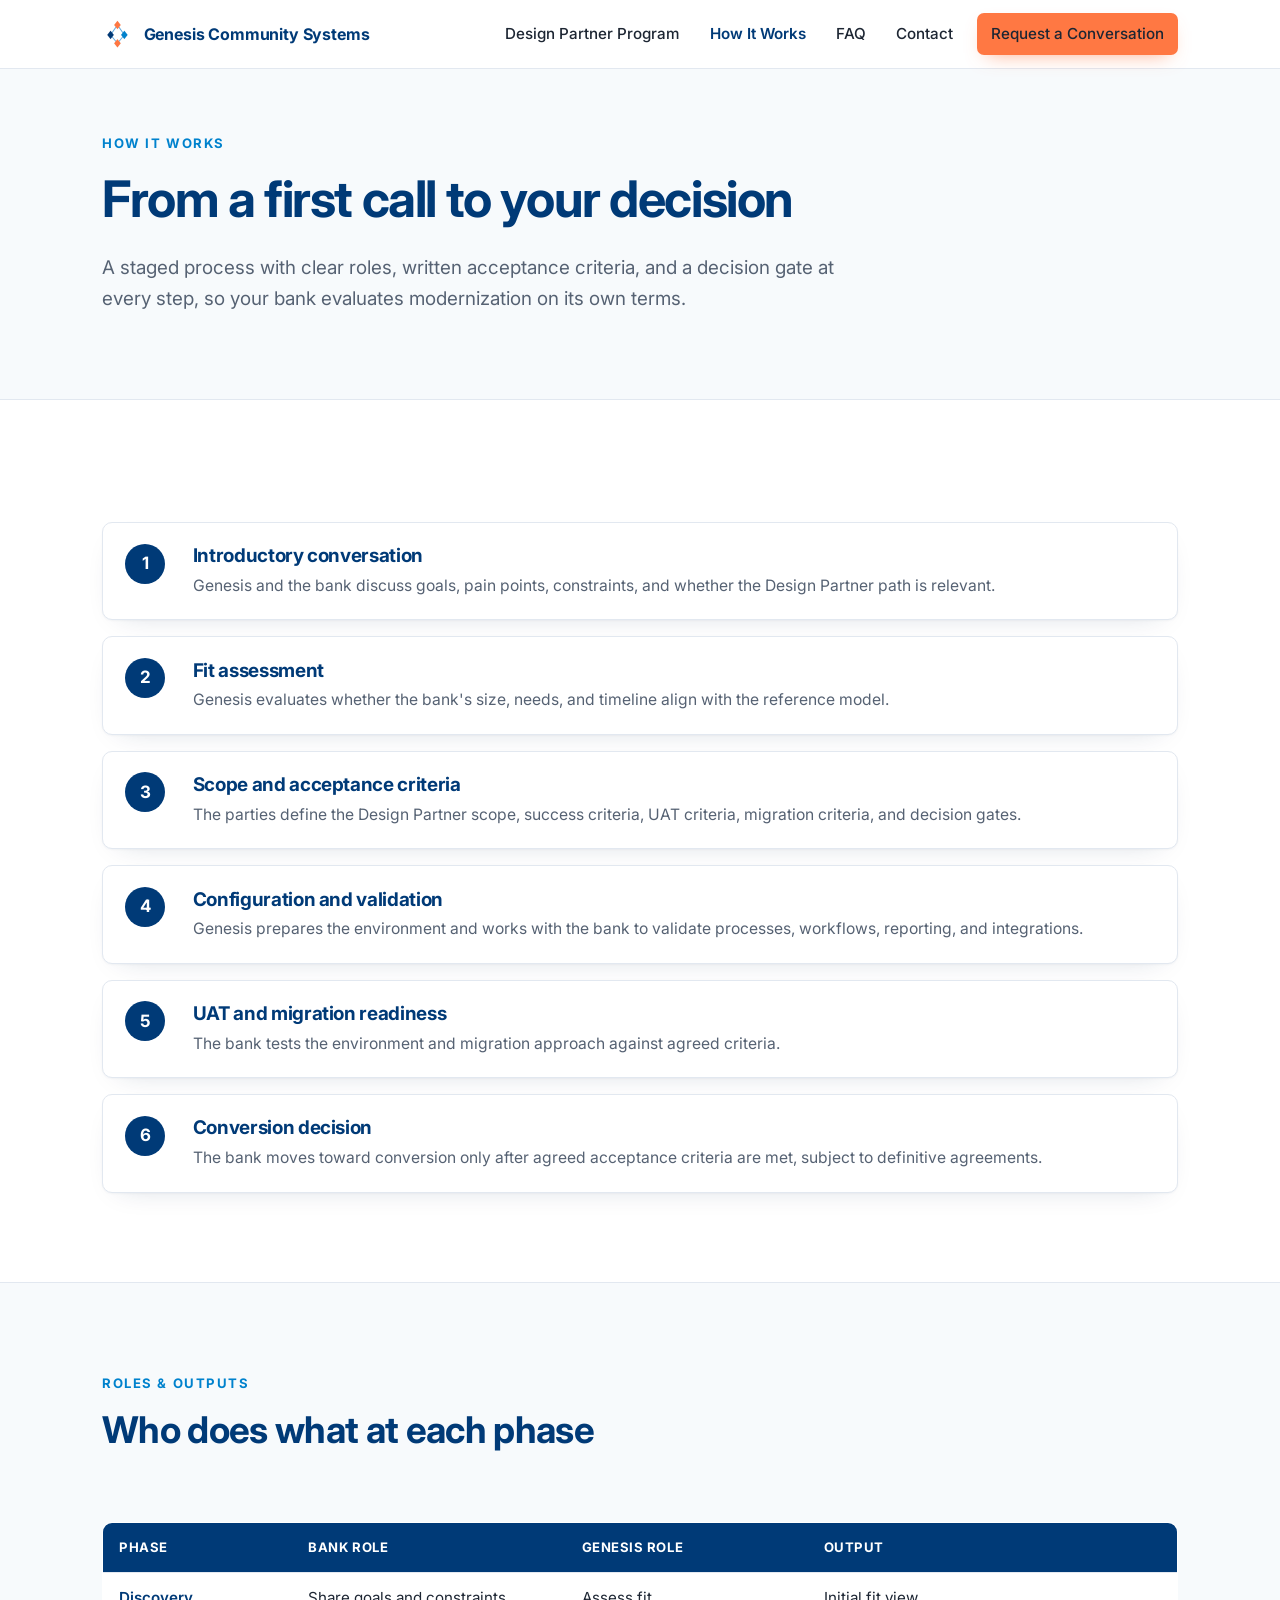
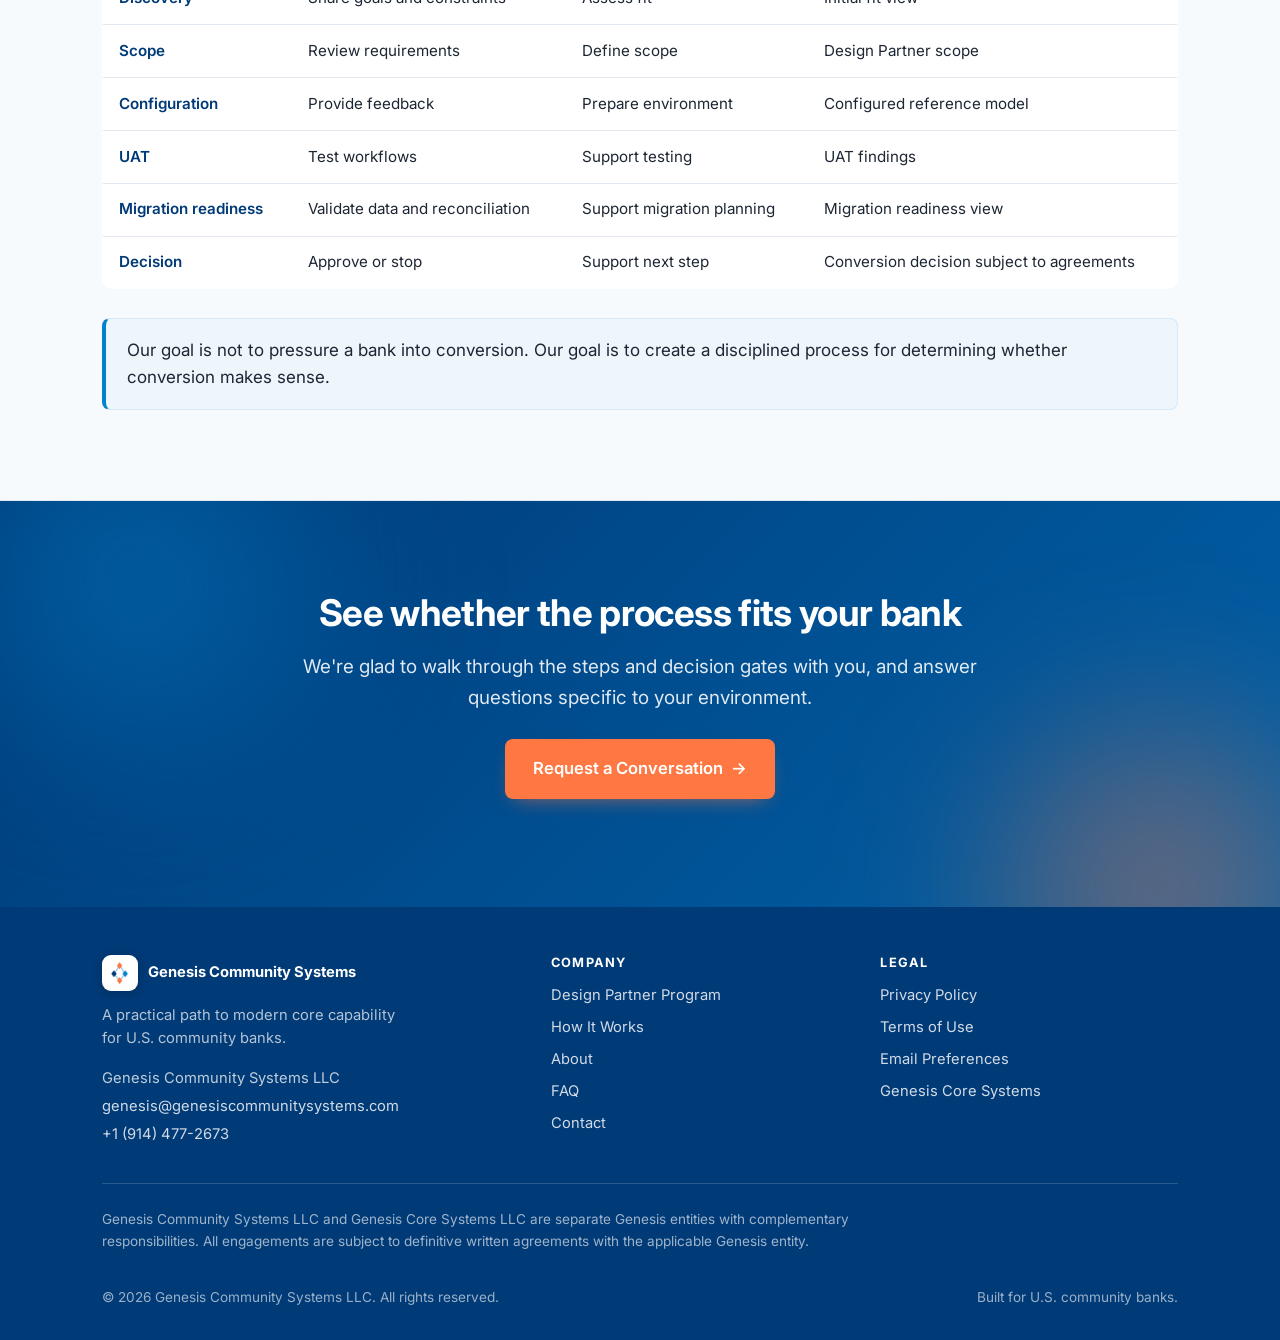
<file: how-it-works.html>
<!doctype html>
<html lang="en">
<head>
<meta charset="utf-8" />
<meta name="viewport" content="width=device-width, initial-scale=1" />
<title>How It Works | Genesis Community Systems</title>
<meta name="description" content="The six-step Genesis Design Partner process for U.S. community banks, from first conversation to your decision, with clear roles and a clean exit at every gate." />
<meta name="theme-color" content="#003A77" />
<link rel="canonical" href="https://genesiscommunitysystems.com/how-it-works" />
<link rel="icon" type="image/png" href="genesis-logo.png" />
<link rel="apple-touch-icon" href="genesis-logo.png" />
<meta property="og:type" content="website" />
<meta property="og:site_name" content="Genesis Community Systems" />
<meta property="og:title" content="How It Works | Genesis Community Systems" />
<meta property="og:description" content="The six-step Genesis Design Partner process for U.S. community banks, from first conversation to your decision, with clear roles and a clean exit at every gate." />
<meta property="og:url" content="https://genesiscommunitysystems.com/how-it-works" />
<meta property="og:image" content="https://genesiscommunitysystems.com/genesis-logo.png" />
<meta property="og:image:width" content="1024" />
<meta property="og:image:height" content="1024" />
<meta property="og:image:alt" content="Genesis Community Systems logo" />
<meta name="twitter:card" content="summary" />
<meta name="twitter:title" content="How It Works | Genesis Community Systems" />
<meta name="twitter:description" content="The six-step Genesis Design Partner process for U.S. community banks, from first conversation to your decision, with clear roles and a clean exit at every gate." />
<meta name="twitter:image" content="https://genesiscommunitysystems.com/genesis-logo.png" />
<link rel="preconnect" href="https://fonts.googleapis.com" />
<link rel="preconnect" href="https://fonts.gstatic.com" crossorigin />
<link href="https://fonts.googleapis.com/css2?family=Inter:wght@400;500;600;700&display=swap" rel="stylesheet" />
<link rel="stylesheet" href="styles.css" />
</head>
<body>
<a class="skip" href="#main">Skip to content</a>
<header class="nav" data-nav>
  <div class="nav-in">
    <a class="brand" href="/" aria-label="Genesis Community Systems"><img src="genesis-logo.png" alt="" /><span class="brand-name">Genesis <em>Community&nbsp;Systems</em></span></a>
    <nav class="menu" id="menu" aria-label="Primary"><a href="/design-partner">Design Partner Program</a><a href="/how-it-works">How It Works</a><a href="/faq">FAQ</a><a href="/contact">Contact</a><a class="btn btn-primary" href="/contact">Request a Conversation</a></nav>
    <button class="menu-toggle" data-menu-toggle aria-label="Menu" aria-controls="menu" aria-expanded="false"><svg width="22" height="22" viewBox="0 0 24 24" fill="none" stroke="currentColor" stroke-width="2"><line x1="3" y1="6" x2="21" y2="6"/><line x1="3" y1="12" x2="21" y2="12"/><line x1="3" y1="18" x2="21" y2="18"/></svg></button>
  </div>
</header>

<main id="main">
  <section class="page-head">
    <div class="wrap">
      <p class="kicker">How it works</p>
      <h1>From a first call to your decision</h1>
      <p class="lead">A staged process with clear roles, written acceptance criteria, and a decision gate at every step, so your bank evaluates modernization on its own terms.</p>
    </div>
  </section>

  <section class="band">
    <div class="wrap">
      <ol class="steps">
        <li class="rise"><div><h3>Introductory conversation</h3><p>Genesis and the bank discuss goals, pain points, constraints, and whether the Design Partner path is relevant.</p></div></li>
        <li class="rise"><div><h3>Fit assessment</h3><p>Genesis evaluates whether the bank's size, needs, and timeline align with the reference model.</p></div></li>
        <li class="rise"><div><h3>Scope and acceptance criteria</h3><p>The parties define the Design Partner scope, success criteria, UAT criteria, migration criteria, and decision gates.</p></div></li>
        <li class="rise"><div><h3>Configuration and validation</h3><p>Genesis prepares the environment and works with the bank to validate processes, workflows, reporting, and integrations.</p></div></li>
        <li class="rise"><div><h3>UAT and migration readiness</h3><p>The bank tests the environment and migration approach against agreed criteria.</p></div></li>
        <li class="rise"><div><h3>Conversion decision</h3><p>The bank moves toward conversion only after agreed acceptance criteria are met, subject to definitive agreements.</p></div></li>
      </ol>
    </div>
  </section>

  <section class="band soft">
    <div class="wrap">
      <div class="section-head rise"><p class="kicker">Roles &amp; outputs</p><h2>Who does what at each phase</h2></div>
      <div class="ptable-wrap rise">
        <table class="ptable">
          <thead><tr><th>Phase</th><th>Bank role</th><th>Genesis role</th><th>Output</th></tr></thead>
          <tbody>
            <tr><td>Discovery</td><td>Share goals and constraints</td><td>Assess fit</td><td>Initial fit view</td></tr>
            <tr><td>Scope</td><td>Review requirements</td><td>Define scope</td><td>Design Partner scope</td></tr>
            <tr><td>Configuration</td><td>Provide feedback</td><td>Prepare environment</td><td>Configured reference model</td></tr>
            <tr><td>UAT</td><td>Test workflows</td><td>Support testing</td><td>UAT findings</td></tr>
            <tr><td>Migration readiness</td><td>Validate data and reconciliation</td><td>Support migration planning</td><td>Migration readiness view</td></tr>
            <tr><td>Decision</td><td>Approve or stop</td><td>Support next step</td><td>Conversion decision subject to agreements</td></tr>
          </tbody>
        </table>
      </div>
      <div class="callout rise" style="margin-top:1.8rem">Our goal is not to pressure a bank into conversion. Our goal is to create a disciplined process for determining whether conversion makes sense.</div>
    </div>
  </section>

  <section class="band cta-dark">
    <div class="wrap">
      <h2 class="rise">See whether the process fits your bank</h2>
      <p class="lead rise">We're glad to walk through the steps and decision gates with you, and answer questions specific to your environment.</p>
      <p class="rise" style="margin-top:1.6rem"><a class="btn btn-primary btn-lg" href="/contact">Request a Conversation <span class="ar">→</span></a></p>
    </div>
  </section>
</main>

<footer class="foot">
  <div class="wrap">
    <div class="foot-top">
      <div class="foot-brand-col"><div class="foot-brand"><img src="genesis-logo.png" alt="" /> Genesis Community Systems</div><p class="foot-tag">A practical path to modern core capability for U.S. community banks.</p><div class="foot-contact"><div>Genesis Community Systems LLC</div><div><a href="mailto:genesis@genesiscommunitysystems.com">genesis@genesiscommunitysystems.com</a></div><div><a href="tel:+19144772673">+1 (914) 477-2673</a></div></div></div>
      <div><h4>Company</h4><ul><li><a href="/design-partner">Design Partner Program</a></li><li><a href="/how-it-works">How It Works</a></li><li><a href="/about">About</a></li><li><a href="/faq">FAQ</a></li><li><a href="/contact">Contact</a></li></ul></div>
      <div><h4>Legal</h4><ul><li><a href="/privacy">Privacy Policy</a></li><li><a href="/terms">Terms of Use</a></li><li><a href="/email-preferences">Email Preferences</a></li><li><a href="https://www.genesiscoresystems.com/" target="_blank" rel="noopener">Genesis Core Systems</a></li></ul></div>
    </div>
    <p class="foot-rel">Genesis Community Systems LLC and Genesis Core Systems LLC are separate Genesis entities with complementary responsibilities. All engagements are subject to definitive written agreements with the applicable Genesis entity.</p>
    <div class="foot-bottom"><span>© <span data-year>2026</span> Genesis Community Systems LLC. All rights reserved.</span><span>Built for U.S. community banks.</span></div>
  </div>
</footer>
<script src="script.js"></script>
</body>
</html>
</file>
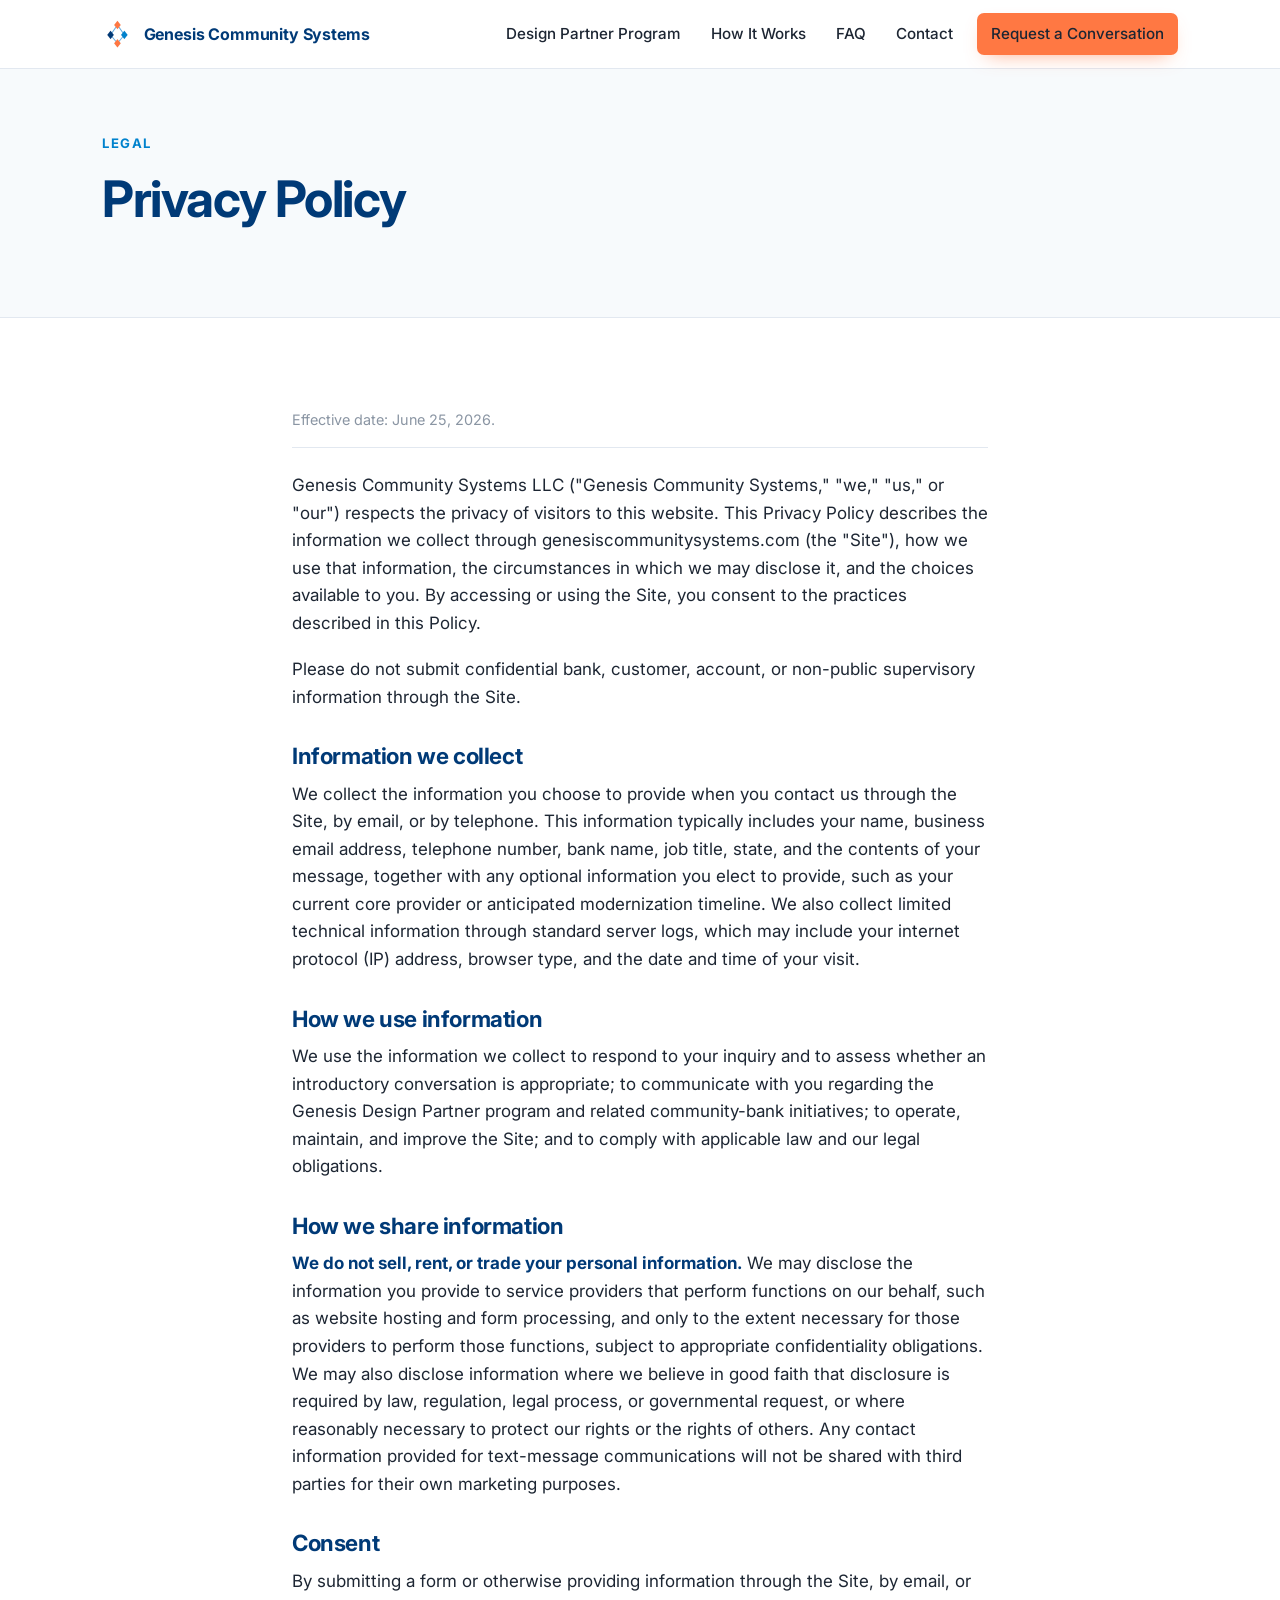
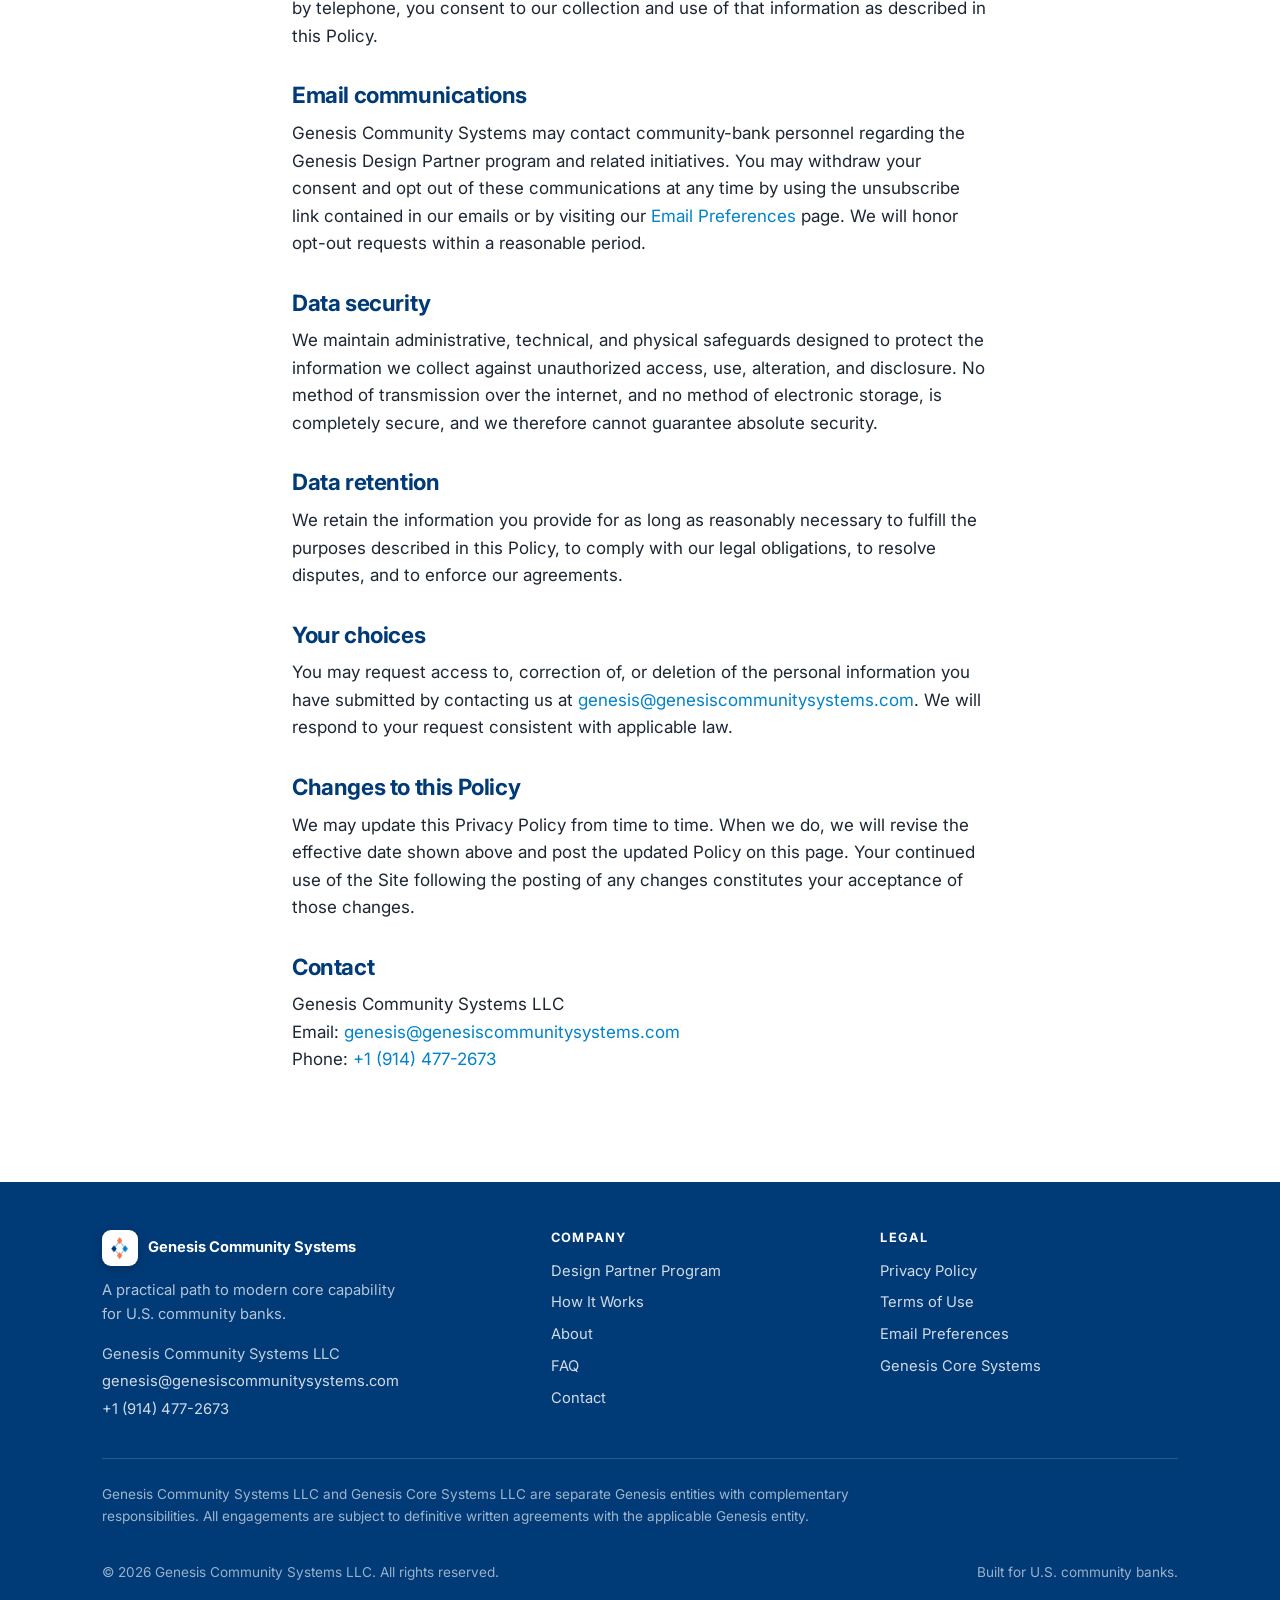
<file: privacy.html>
<!doctype html>
<html lang="en">
<head>
<meta charset="utf-8" />
<meta name="viewport" content="width=device-width, initial-scale=1" />
<title>Privacy Policy | Genesis Community Systems</title>
<meta name="description" content="Privacy Policy for Genesis Community Systems LLC." />
<meta name="robots" content="noindex" />
<meta name="theme-color" content="#003A77" />
<link rel="canonical" href="https://genesiscommunitysystems.com/privacy" />
<link rel="icon" type="image/png" href="genesis-logo.png" />
<link rel="apple-touch-icon" href="genesis-logo.png" />
<meta property="og:type" content="website" />
<meta property="og:site_name" content="Genesis Community Systems" />
<meta property="og:title" content="Privacy Policy | Genesis Community Systems" />
<meta property="og:description" content="Privacy Policy for Genesis Community Systems LLC." />
<meta property="og:url" content="https://genesiscommunitysystems.com/privacy" />
<meta property="og:image" content="https://genesiscommunitysystems.com/genesis-logo.png" />
<meta property="og:image:width" content="1024" />
<meta property="og:image:height" content="1024" />
<meta property="og:image:alt" content="Genesis Community Systems logo" />
<meta name="twitter:card" content="summary" />
<meta name="twitter:title" content="Privacy Policy | Genesis Community Systems" />
<meta name="twitter:description" content="Privacy Policy for Genesis Community Systems LLC." />
<meta name="twitter:image" content="https://genesiscommunitysystems.com/genesis-logo.png" />
<link rel="preconnect" href="https://fonts.googleapis.com" />
<link rel="preconnect" href="https://fonts.gstatic.com" crossorigin />
<link href="https://fonts.googleapis.com/css2?family=Inter:wght@400;500;600;700&display=swap" rel="stylesheet" />
<link rel="stylesheet" href="styles.css" />
</head>
<body>
<a class="skip" href="#main">Skip to content</a>
<header class="nav" data-nav>
  <div class="nav-in">
    <a class="brand" href="/" aria-label="Genesis Community Systems"><img src="genesis-logo.png" alt="" /><span class="brand-name">Genesis <em>Community&nbsp;Systems</em></span></a>
    <nav class="menu" id="menu" aria-label="Primary"><a href="/design-partner">Design Partner Program</a><a href="/how-it-works">How It Works</a><a href="/faq">FAQ</a><a href="/contact">Contact</a><a class="btn btn-primary" href="/contact">Request a Conversation</a></nav>
    <button class="menu-toggle" data-menu-toggle aria-label="Menu" aria-controls="menu" aria-expanded="false"><svg width="22" height="22" viewBox="0 0 24 24" fill="none" stroke="currentColor" stroke-width="2"><line x1="3" y1="6" x2="21" y2="6"/><line x1="3" y1="12" x2="21" y2="12"/><line x1="3" y1="18" x2="21" y2="18"/></svg></button>
  </div>
</header>

<main id="main">
  <section class="page-head"><div class="wrap"><p class="kicker">Legal</p><h1>Privacy Policy</h1></div></section>
  <section class="band">
    <div class="wrap prose">
      <p class="updated">Effective date: June 25, 2026.</p>

      <p>Genesis Community Systems LLC ("Genesis Community Systems," "we," "us," or "our") respects the privacy of visitors to this website. This Privacy Policy describes the information we collect through genesiscommunitysystems.com (the "Site"), how we use that information, the circumstances in which we may disclose it, and the choices available to you. By accessing or using the Site, you consent to the practices described in this Policy.</p>

      <p>Please do not submit confidential bank, customer, account, or non-public supervisory information through the Site.</p>

      <h2>Information we collect</h2>
      <p>We collect the information you choose to provide when you contact us through the Site, by email, or by telephone. This information typically includes your name, business email address, telephone number, bank name, job title, state, and the contents of your message, together with any optional information you elect to provide, such as your current core provider or anticipated modernization timeline. We also collect limited technical information through standard server logs, which may include your internet protocol (IP) address, browser type, and the date and time of your visit.</p>

      <h2>How we use information</h2>
      <p>We use the information we collect to respond to your inquiry and to assess whether an introductory conversation is appropriate; to communicate with you regarding the Genesis Design Partner program and related community-bank initiatives; to operate, maintain, and improve the Site; and to comply with applicable law and our legal obligations.</p>

      <h2>How we share information</h2>
      <p><strong>We do not sell, rent, or trade your personal information.</strong> We may disclose the information you provide to service providers that perform functions on our behalf, such as website hosting and form processing, and only to the extent necessary for those providers to perform those functions, subject to appropriate confidentiality obligations. We may also disclose information where we believe in good faith that disclosure is required by law, regulation, legal process, or governmental request, or where reasonably necessary to protect our rights or the rights of others. Any contact information provided for text-message communications will not be shared with third parties for their own marketing purposes.</p>

      <h2>Consent</h2>
      <p>By submitting a form or otherwise providing information through the Site, by email, or by telephone, you consent to our collection and use of that information as described in this Policy.</p>

      <h2>Email communications</h2>
      <p>Genesis Community Systems may contact community-bank personnel regarding the Genesis Design Partner program and related initiatives. You may withdraw your consent and opt out of these communications at any time by using the unsubscribe link contained in our emails or by visiting our <a href="/email-preferences">Email Preferences</a> page. We will honor opt-out requests within a reasonable period.</p>

      <h2>Data security</h2>
      <p>We maintain administrative, technical, and physical safeguards designed to protect the information we collect against unauthorized access, use, alteration, and disclosure. No method of transmission over the internet, and no method of electronic storage, is completely secure, and we therefore cannot guarantee absolute security.</p>

      <h2>Data retention</h2>
      <p>We retain the information you provide for as long as reasonably necessary to fulfill the purposes described in this Policy, to comply with our legal obligations, to resolve disputes, and to enforce our agreements.</p>

      <h2>Your choices</h2>
      <p>You may request access to, correction of, or deletion of the personal information you have submitted by contacting us at <a href="mailto:genesis@genesiscommunitysystems.com">genesis@genesiscommunitysystems.com</a>. We will respond to your request consistent with applicable law.</p>

      <h2>Changes to this Policy</h2>
      <p>We may update this Privacy Policy from time to time. When we do, we will revise the effective date shown above and post the updated Policy on this page. Your continued use of the Site following the posting of any changes constitutes your acceptance of those changes.</p>

      <h2>Contact</h2>
      <p>Genesis Community Systems LLC<br>Email: <a href="mailto:genesis@genesiscommunitysystems.com">genesis@genesiscommunitysystems.com</a><br>Phone: <a href="tel:+19144772673">+1 (914) 477-2673</a></p>
    </div>
  </section>
</main>

<footer class="foot">
  <div class="wrap">
    <div class="foot-top">
      <div class="foot-brand-col"><div class="foot-brand"><img src="genesis-logo.png" alt="" /> Genesis Community Systems</div><p class="foot-tag">A practical path to modern core capability for U.S. community banks.</p><div class="foot-contact"><div>Genesis Community Systems LLC</div><div><a href="mailto:genesis@genesiscommunitysystems.com">genesis@genesiscommunitysystems.com</a></div><div><a href="tel:+19144772673">+1 (914) 477-2673</a></div></div></div>
      <div><h4>Company</h4><ul><li><a href="/design-partner">Design Partner Program</a></li><li><a href="/how-it-works">How It Works</a></li><li><a href="/about">About</a></li><li><a href="/faq">FAQ</a></li><li><a href="/contact">Contact</a></li></ul></div>
      <div><h4>Legal</h4><ul><li><a href="/privacy">Privacy Policy</a></li><li><a href="/terms">Terms of Use</a></li><li><a href="/email-preferences">Email Preferences</a></li><li><a href="https://www.genesiscoresystems.com/" target="_blank" rel="noopener">Genesis Core Systems</a></li></ul></div>
    </div>
    <p class="foot-rel">Genesis Community Systems LLC and Genesis Core Systems LLC are separate Genesis entities with complementary responsibilities. All engagements are subject to definitive written agreements with the applicable Genesis entity.</p>
    <div class="foot-bottom"><span>© <span data-year>2026</span> Genesis Community Systems LLC. All rights reserved.</span><span>Built for U.S. community banks.</span></div>
  </div>
</footer>
<script src="script.js"></script>
</body>
</html>
</file>
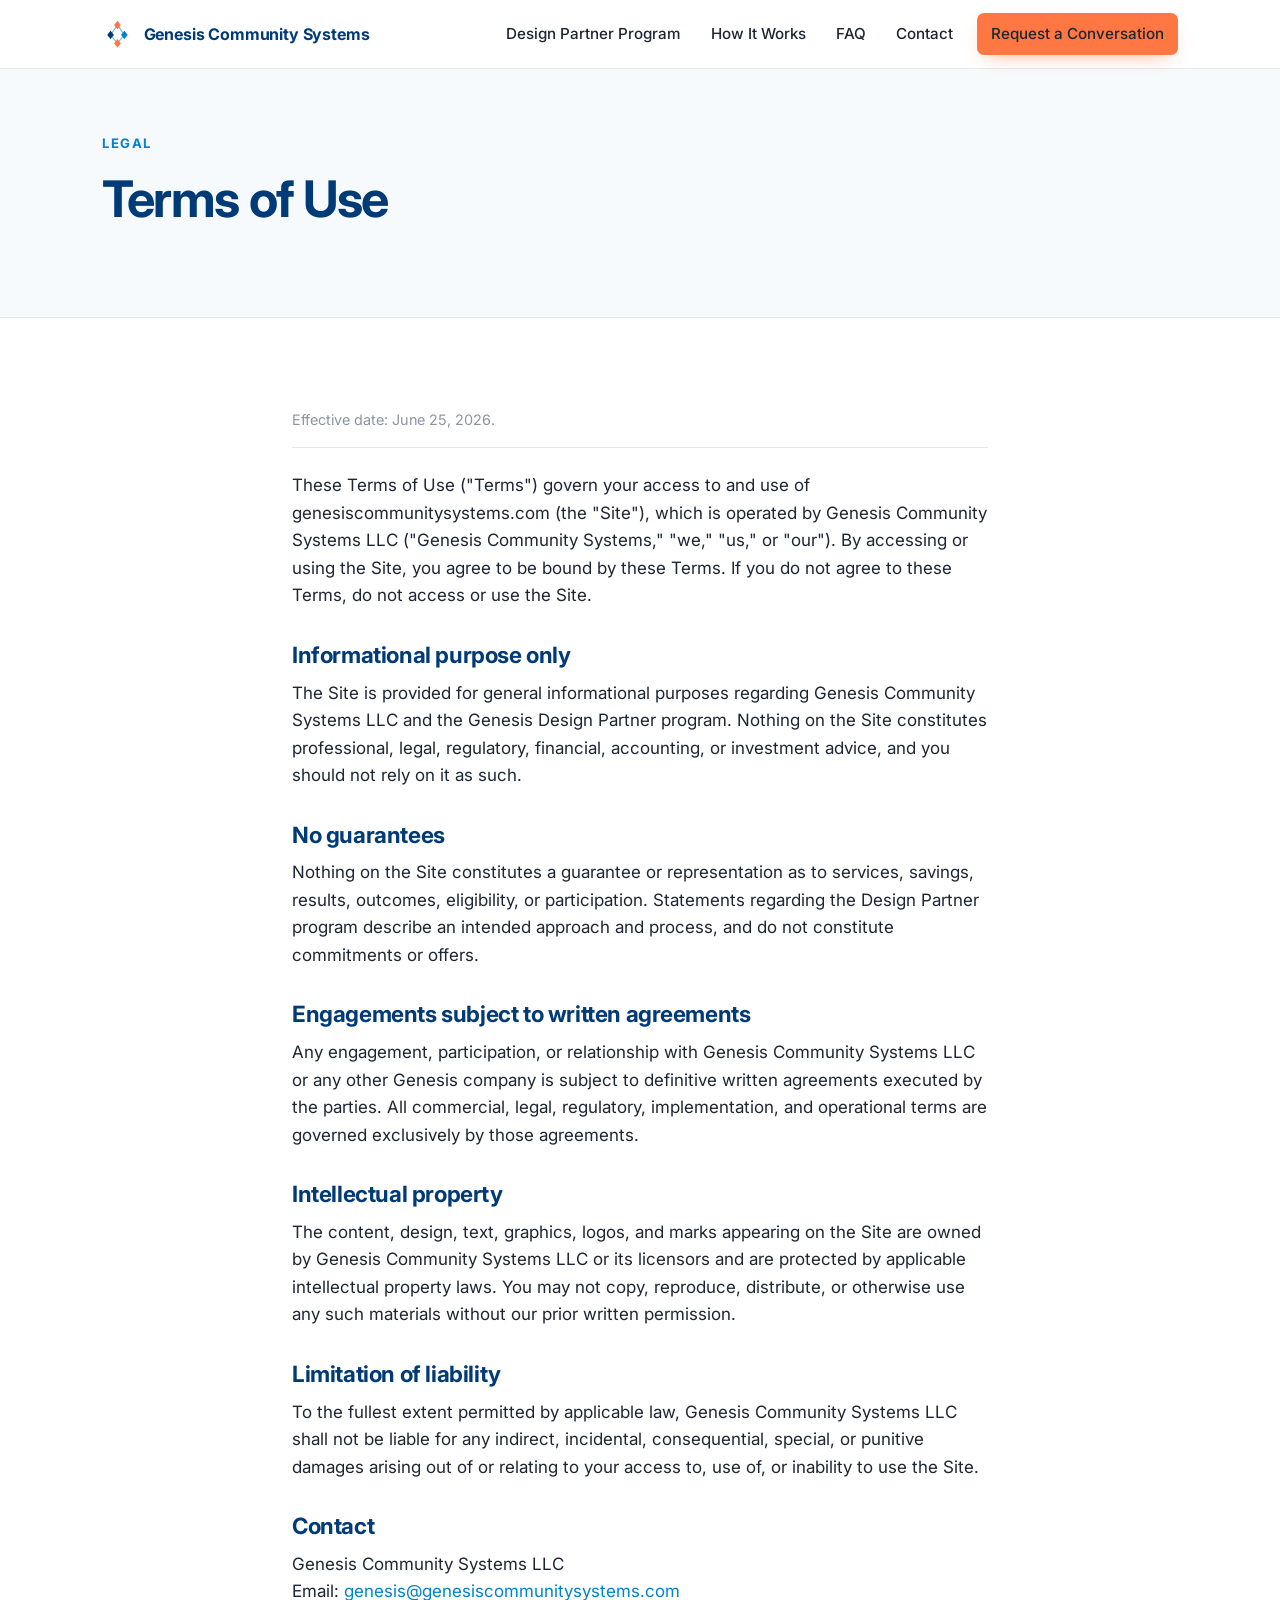
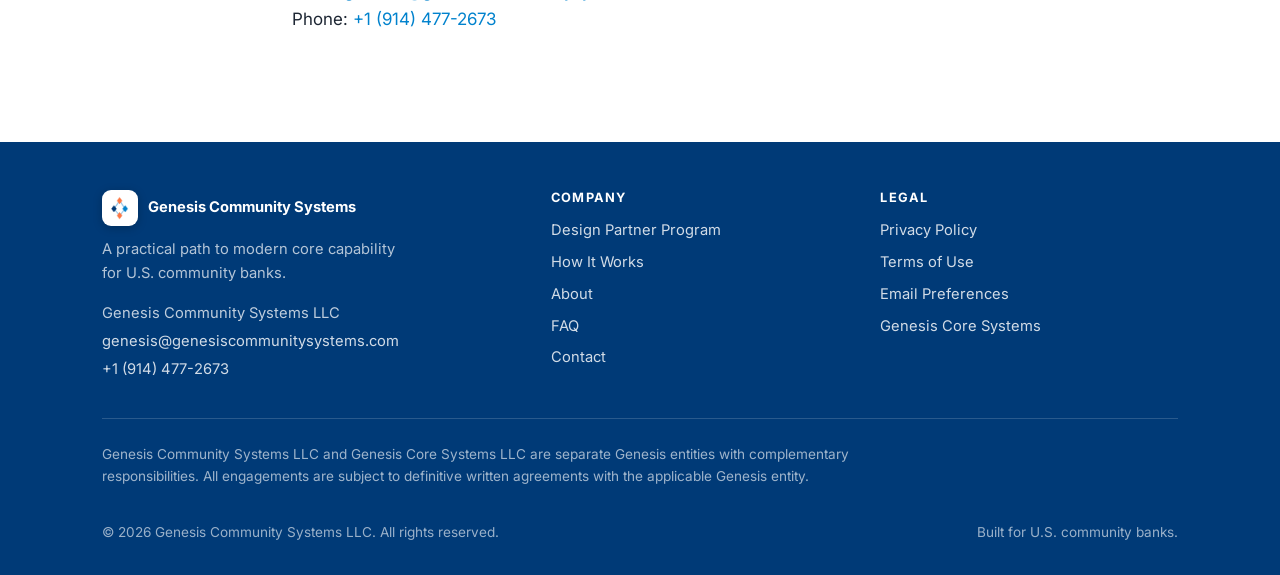
<file: terms.html>
<!doctype html>
<html lang="en">
<head>
<meta charset="utf-8" />
<meta name="viewport" content="width=device-width, initial-scale=1" />
<title>Terms of Use | Genesis Community Systems</title>
<meta name="description" content="Terms of Use for the Genesis Community Systems website." />
<meta name="robots" content="noindex" />
<meta name="theme-color" content="#003A77" />
<link rel="canonical" href="https://genesiscommunitysystems.com/terms" />
<link rel="icon" type="image/png" href="genesis-logo.png" />
<link rel="apple-touch-icon" href="genesis-logo.png" />
<meta property="og:type" content="website" />
<meta property="og:site_name" content="Genesis Community Systems" />
<meta property="og:title" content="Terms of Use | Genesis Community Systems" />
<meta property="og:description" content="Terms of Use for the Genesis Community Systems website." />
<meta property="og:url" content="https://genesiscommunitysystems.com/terms" />
<meta property="og:image" content="https://genesiscommunitysystems.com/genesis-logo.png" />
<meta property="og:image:width" content="1024" />
<meta property="og:image:height" content="1024" />
<meta property="og:image:alt" content="Genesis Community Systems logo" />
<meta name="twitter:card" content="summary" />
<meta name="twitter:title" content="Terms of Use | Genesis Community Systems" />
<meta name="twitter:description" content="Terms of Use for the Genesis Community Systems website." />
<meta name="twitter:image" content="https://genesiscommunitysystems.com/genesis-logo.png" />
<link rel="preconnect" href="https://fonts.googleapis.com" />
<link rel="preconnect" href="https://fonts.gstatic.com" crossorigin />
<link href="https://fonts.googleapis.com/css2?family=Inter:wght@400;500;600;700&display=swap" rel="stylesheet" />
<link rel="stylesheet" href="styles.css" />
</head>
<body>
<a class="skip" href="#main">Skip to content</a>
<header class="nav" data-nav>
  <div class="nav-in">
    <a class="brand" href="/" aria-label="Genesis Community Systems"><img src="genesis-logo.png" alt="" /><span class="brand-name">Genesis <em>Community&nbsp;Systems</em></span></a>
    <nav class="menu" id="menu" aria-label="Primary"><a href="/design-partner">Design Partner Program</a><a href="/how-it-works">How It Works</a><a href="/faq">FAQ</a><a href="/contact">Contact</a><a class="btn btn-primary" href="/contact">Request a Conversation</a></nav>
    <button class="menu-toggle" data-menu-toggle aria-label="Menu" aria-controls="menu" aria-expanded="false"><svg width="22" height="22" viewBox="0 0 24 24" fill="none" stroke="currentColor" stroke-width="2"><line x1="3" y1="6" x2="21" y2="6"/><line x1="3" y1="12" x2="21" y2="12"/><line x1="3" y1="18" x2="21" y2="18"/></svg></button>
  </div>
</header>

<main id="main">
  <section class="page-head"><div class="wrap"><p class="kicker">Legal</p><h1>Terms of Use</h1></div></section>
  <section class="band">
    <div class="wrap prose">
      <p class="updated">Effective date: June 25, 2026.</p>

      <p>These Terms of Use ("Terms") govern your access to and use of genesiscommunitysystems.com (the "Site"), which is operated by Genesis Community Systems LLC ("Genesis Community Systems," "we," "us," or "our"). By accessing or using the Site, you agree to be bound by these Terms. If you do not agree to these Terms, do not access or use the Site.</p>

      <h2>Informational purpose only</h2>
      <p>The Site is provided for general informational purposes regarding Genesis Community Systems LLC and the Genesis Design Partner program. Nothing on the Site constitutes professional, legal, regulatory, financial, accounting, or investment advice, and you should not rely on it as such.</p>

      <h2>No guarantees</h2>
      <p>Nothing on the Site constitutes a guarantee or representation as to services, savings, results, outcomes, eligibility, or participation. Statements regarding the Design Partner program describe an intended approach and process, and do not constitute commitments or offers.</p>

      <h2>Engagements subject to written agreements</h2>
      <p>Any engagement, participation, or relationship with Genesis Community Systems LLC or any other Genesis company is subject to definitive written agreements executed by the parties. All commercial, legal, regulatory, implementation, and operational terms are governed exclusively by those agreements.</p>

      <h2>Intellectual property</h2>
      <p>The content, design, text, graphics, logos, and marks appearing on the Site are owned by Genesis Community Systems LLC or its licensors and are protected by applicable intellectual property laws. You may not copy, reproduce, distribute, or otherwise use any such materials without our prior written permission.</p>

      <h2>Limitation of liability</h2>
      <p>To the fullest extent permitted by applicable law, Genesis Community Systems LLC shall not be liable for any indirect, incidental, consequential, special, or punitive damages arising out of or relating to your access to, use of, or inability to use the Site.</p>

      <h2>Contact</h2>
      <p>Genesis Community Systems LLC<br>Email: <a href="mailto:genesis@genesiscommunitysystems.com">genesis@genesiscommunitysystems.com</a><br>Phone: <a href="tel:+19144772673">+1 (914) 477-2673</a></p>
    </div>
  </section>
</main>

<footer class="foot">
  <div class="wrap">
    <div class="foot-top">
      <div class="foot-brand-col"><div class="foot-brand"><img src="genesis-logo.png" alt="" /> Genesis Community Systems</div><p class="foot-tag">A practical path to modern core capability for U.S. community banks.</p><div class="foot-contact"><div>Genesis Community Systems LLC</div><div><a href="mailto:genesis@genesiscommunitysystems.com">genesis@genesiscommunitysystems.com</a></div><div><a href="tel:+19144772673">+1 (914) 477-2673</a></div></div></div>
      <div><h4>Company</h4><ul><li><a href="/design-partner">Design Partner Program</a></li><li><a href="/how-it-works">How It Works</a></li><li><a href="/about">About</a></li><li><a href="/faq">FAQ</a></li><li><a href="/contact">Contact</a></li></ul></div>
      <div><h4>Legal</h4><ul><li><a href="/privacy">Privacy Policy</a></li><li><a href="/terms">Terms of Use</a></li><li><a href="/email-preferences">Email Preferences</a></li><li><a href="https://www.genesiscoresystems.com/" target="_blank" rel="noopener">Genesis Core Systems</a></li></ul></div>
    </div>
    <p class="foot-rel">Genesis Community Systems LLC and Genesis Core Systems LLC are separate Genesis entities with complementary responsibilities. All engagements are subject to definitive written agreements with the applicable Genesis entity.</p>
    <div class="foot-bottom"><span>© <span data-year>2026</span> Genesis Community Systems LLC. All rights reserved.</span><span>Built for U.S. community banks.</span></div>
  </div>
</footer>
<script src="script.js"></script>
</body>
</html>
</file>
<file: styles.css>
/* ============================================================
   Genesis Community Systems: institutional, bank-grade
   Calm. Credible. Plainspoken. Built for community-bank execs.
   Palette + type per the build brief.
   ============================================================ */

:root{
  --navy:#003A77;        /* deep Genesis blue */
  --blue:#0082CD;        /* bright blue */
  --blue-2:#61ABE3;      /* light connector blue */
  --orange:#FF7843;      /* coral/orange accent */
  --orange-d:#e85f2b;
  --ink:#1D2633;         /* body text */
  --muted:#566273;
  --faint:#8a95a3;
  --bg:#FFFFFF;
  --soft:#F7FAFC;
  --line:#E2E8F0;
  --line-2:#cfd9e6;
  --navy-grad:linear-gradient(135deg,#003A77 0%,#0061a8 100%);
  --radius:10px;
  --maxw:1140px;
  --shadow:0 1px 2px rgba(16,40,80,.04),0 10px 30px -18px rgba(16,40,80,.22);
  --font:"Inter",-apple-system,BlinkMacSystemFont,"Segoe UI",Roboto,Helvetica,Arial,sans-serif;
}

*{box-sizing:border-box}
html{scroll-behavior:smooth}
body{
  margin:0;font-family:var(--font);color:var(--ink);background:var(--bg);
  font-size:17px;line-height:1.62;-webkit-font-smoothing:antialiased;
}
img,svg{display:block;max-width:100%}
a{color:var(--blue);text-decoration:none}
a:hover{color:var(--navy)}
h1,h2,h3,h4{color:var(--navy);font-weight:700;line-height:1.18;letter-spacing:-.018em;margin:0 0 .5em}
h1{font-size:clamp(2rem,4.4vw,3.15rem);letter-spacing:-.028em}
h2{font-size:clamp(1.6rem,3vw,2.3rem)}
h3{font-size:1.18rem}
p{margin:0 0 1.1em}
strong{color:var(--navy)}
.skip{position:absolute;left:-9999px;top:0;background:var(--navy);color:#fff;padding:.5rem 1rem;z-index:200}
.skip:focus{left:0}

/* ---------- Scrollbar (branded) ---------- */
html{scrollbar-width:thin;scrollbar-color:#0082CD #eef2f7}
::-webkit-scrollbar{width:12px;height:12px}
::-webkit-scrollbar-track{background:#eef2f7}
::-webkit-scrollbar-thumb{background:#0082CD;border-radius:7px;border:3px solid #eef2f7}
::-webkit-scrollbar-thumb:hover{background:#003A77}

.wrap{width:100%;max-width:var(--maxw);margin:0 auto;padding:0 clamp(1.1rem,4vw,2rem)}
.band{padding:clamp(3.5rem,7vw,6rem) 0}
.band.soft{background:var(--soft);border-top:1px solid var(--line);border-bottom:1px solid var(--line)}
.kicker{font-size:.82rem;font-weight:700;letter-spacing:.12em;text-transform:uppercase;color:var(--blue);margin:0 0 .9rem}
.lead{font-size:1.18rem;color:var(--muted);max-width:62ch}
.center{text-align:center}
.center .lead{margin-inline:auto}

/* ---------- Buttons ---------- */
.btn{display:inline-flex;align-items:center;gap:.5rem;font-weight:600;font-size:.97rem;
  padding:.8rem 1.4rem;border-radius:8px;border:1.5px solid transparent;cursor:pointer;
  transition:background .18s ease,border-color .18s ease,color .18s ease,transform .12s ease,box-shadow .18s ease;text-decoration:none}
.btn .ar{transition:transform .18s ease}
.btn:hover .ar{transform:translateX(3px)}
.btn-primary{background:var(--orange);color:#fff;box-shadow:0 8px 20px -10px rgba(255,120,67,.7)}
.btn-primary:hover{background:var(--orange-d);color:#fff;transform:translateY(-1px)}
.btn-navy{background:var(--navy);color:#fff}
.btn-navy:hover{background:#00498f;color:#fff;transform:translateY(-1px)}
.btn-line{background:#fff;color:var(--navy);border-color:var(--line-2)}
.btn-line:hover{border-color:var(--navy);color:var(--navy)}
.btn-lg{padding:.95rem 1.7rem;font-size:1.04rem}
.btn-ghostlight{background:transparent;color:#fff;border-color:rgba(255,255,255,.4)}
.btn-ghostlight:hover{background:rgba(255,255,255,.1);color:#fff}

/* ---------- Header ---------- */
.nav{position:sticky;top:0;z-index:100;background:rgba(255,255,255,.92);
  backdrop-filter:saturate(150%) blur(8px);-webkit-backdrop-filter:saturate(150%) blur(8px);
  border-bottom:1px solid var(--line)}
.nav-in{display:flex;align-items:center;justify-content:space-between;gap:1.5rem;height:68px;
  max-width:var(--maxw);margin:0 auto;padding:0 clamp(1.1rem,4vw,2rem)}
.brand{display:flex;align-items:center;gap:.6rem;min-width:0;font-weight:700;color:var(--navy);letter-spacing:-.01em}
.brand img{width:32px;height:32px;flex-shrink:0}
.brand-name{font-size:1rem;line-height:1.05}
.brand-name em{font-style:normal;color:inherit;font-weight:inherit}
.menu{display:flex;align-items:center;gap:.3rem}
.menu a{color:var(--ink);font-weight:500;font-size:.95rem;padding:.5rem .8rem;border-radius:7px}
.menu a:hover{color:var(--navy);background:var(--soft)}
.menu a.active{color:var(--navy);font-weight:600}
.menu .btn{margin-left:.4rem}
.menu-toggle{display:none;background:none;border:1px solid var(--line-2);border-radius:8px;padding:.45rem;cursor:pointer;color:var(--navy)}
@media(max-width:880px){
  .nav-in{gap:.9rem}
  .menu{position:fixed;top:68px;left:0;right:0;flex-direction:column;align-items:stretch;
    background:#fff;border-bottom:1px solid var(--line);padding:.6rem;gap:.1rem;
    transform:translateY(-130%);transition:transform .25s ease;box-shadow:var(--shadow)}
  .menu.open{transform:translateY(0)}
  .menu a{padding:.8rem}
  .menu .btn{margin:.4rem 0 0;justify-content:center}
  .menu-toggle{display:inline-flex;flex-shrink:0}
}
@media(max-width:380px){
  .brand img{width:28px;height:28px}
  .brand-name{font-size:.88rem}
}

/* ---------- Hero ---------- */
.hero{background:var(--soft);border-bottom:1px solid var(--line);padding:clamp(3rem,6vw,5rem) 0 clamp(3rem,6vw,5rem)}
.hero-grid{display:grid;grid-template-columns:1.05fr .95fr;gap:clamp(2rem,5vw,4rem);align-items:center}
.hero h1{margin-bottom:1.1rem}
.hero .sub{font-size:1.18rem;color:var(--muted);margin-bottom:1.8rem;max-width:60ch}
.hero-actions{display:flex;gap:.8rem;flex-wrap:wrap;margin-bottom:1.3rem}
.trustline{font-size:.92rem;color:var(--faint);display:flex;align-items:flex-start;gap:.5rem;max-width:52ch}
.trustline svg{flex:none;margin-top:2px;color:var(--blue)}
@media(max-width:840px){.hero-grid{grid-template-columns:1fr}}

/* ---------- Hero diagram ---------- */
.diagram{background:#fff;border:1px solid var(--line);border-radius:14px;padding:1.6rem 1.4rem;box-shadow:var(--shadow)}
.diagram-title{font-size:.78rem;font-weight:700;letter-spacing:.1em;text-transform:uppercase;color:var(--faint);margin-bottom:1.2rem;text-align:center}
.dflow{display:grid;grid-template-columns:1fr auto 1fr auto 1fr;align-items:center;gap:.5rem}
.dnode{text-align:center;padding:.9rem .6rem;border-radius:10px;border:1px solid var(--line)}
.dnode small{display:block;font-size:.72rem;letter-spacing:.06em;text-transform:uppercase;color:var(--faint);margin-bottom:.35rem}
.dnode b{font-size:.95rem;color:var(--navy);line-height:1.2;display:block}
.dnode.legacy{background:#fff}
.dnode.legacy .chip{color:#b23b1e}
.dnode.process{background:var(--navy);border-color:var(--navy)}
.dnode.process b,.dnode.process small{color:#fff}
.dnode.process .mark{width:40px;height:40px;margin:0 auto .6rem;background:#fff;border-radius:9px;padding:5px;box-shadow:0 2px 10px rgba(0,0,0,.25)}
.dnode.forward{background:#eef6fc;border-color:#d4e8f6}
.dnode.forward b{color:var(--blue)}
.darrow{color:var(--blue-2);font-size:1.2rem;line-height:1;display:flex;justify-content:center}
.dlegend{margin-top:1.2rem;font-size:.8rem;color:var(--muted);text-align:center}
@media(max-width:520px){
  .dflow{grid-template-columns:1fr;gap:.4rem}
  .darrow{transform:rotate(90deg)}
}

/* ---------- Generic content ---------- */
.section-head{max-width:760px;margin:0 0 clamp(1.8rem,4vw,2.8rem)}
.section-head.center{margin-inline:auto}
.cards{display:grid;grid-template-columns:repeat(auto-fit,minmax(250px,1fr));gap:1.2rem}
.card{background:#fff;border:1px solid var(--line);border-radius:var(--radius);padding:1.5rem 1.5rem 1.6rem;box-shadow:var(--shadow)}
.card .tick{width:34px;height:3px;background:var(--orange);border-radius:2px;margin-bottom:1rem}
.card h3{margin-bottom:.45rem}
.card p{color:var(--muted);font-size:.98rem;margin:0}
.soft .card{background:#fff}

/* numbered pillars */
.pillars{display:grid;grid-template-columns:repeat(auto-fit,minmax(250px,1fr));gap:1.2rem;counter-reset:p}
.pillar{background:#fff;border:1px solid var(--line);border-radius:var(--radius);padding:1.5rem;box-shadow:var(--shadow)}
.pillar .pn{display:inline-grid;place-items:center;width:34px;height:34px;border-radius:8px;background:var(--soft);color:var(--navy);font-weight:700;margin-bottom:.9rem;border:1px solid var(--line)}
.pillar h3{margin-bottom:.4rem}
.pillar p{color:var(--muted);font-size:.98rem;margin:0}

/* benefits / bullet list */
.checklist{list-style:none;padding:0;margin:1.4rem 0 0;display:grid;gap:.7rem;max-width:64ch}
.checklist li{position:relative;padding-left:1.9rem;color:var(--ink)}
.checklist li::before{content:"";position:absolute;left:0;top:.45em;width:14px;height:8px;border-left:2.5px solid var(--blue);border-bottom:2.5px solid var(--blue);transform:rotate(-45deg)}

.callout{background:#eef6fc;border:1px solid #d4e8f6;border-left:4px solid var(--blue);border-radius:8px;padding:1.1rem 1.3rem;color:var(--ink);margin:1.6rem 0 0}
.callout.warn{background:#fff6f1;border-color:#ffd9c6;border-left-color:var(--orange)}

/* process timeline */
.steps{counter-reset:s;display:grid;gap:1rem;margin:2rem 0 0;padding:0;list-style:none}
.steps li{display:grid;grid-template-columns:48px 1fr;gap:1.2rem;background:#fff;border:1px solid var(--line);border-radius:var(--radius);padding:1.3rem 1.4rem;box-shadow:var(--shadow)}
.steps li::before{counter-increment:s;content:counter(s);display:grid;place-items:center;width:40px;height:40px;border-radius:50%;background:var(--navy);color:#fff;font-weight:700}
.steps h3{margin:.1rem 0 .35rem}
.steps p{margin:0;color:var(--muted);font-size:.98rem}

/* phase table */
.ptable{width:100%;border-collapse:collapse;margin-top:1.6rem;font-size:.95rem;background:#fff;border:1px solid var(--line);border-radius:var(--radius);overflow:hidden}
.ptable th,.ptable td{text-align:left;padding:.85rem 1rem;border-bottom:1px solid var(--line);vertical-align:top}
.ptable thead th{background:var(--navy);color:#fff;font-size:.82rem;letter-spacing:.04em;text-transform:uppercase}
.ptable tbody tr:last-child td{border-bottom:none}
.ptable td:first-child{font-weight:600;color:var(--navy);white-space:nowrap}
.ptable-wrap{overflow-x:auto}

/* two-column split */
.split{display:grid;grid-template-columns:.85fr 1.15fr;gap:clamp(1.5rem,4vw,3.5rem);align-items:start}
@media(max-width:840px){.split{grid-template-columns:1fr;gap:1.5rem}}

/* dark CTA */
.cta-dark{position:relative;overflow:hidden;background:var(--navy-grad);color:#fff}
.cta-dark h2{color:#fff}
.cta-dark p{color:rgba(255,255,255,.88);max-width:60ch;margin-inline:auto}
.cta-dark .wrap{position:relative;z-index:1;text-align:center}
.cta-dark .lead{color:rgba(255,255,255,.88);margin-inline:auto}
/* drifting brand-color aurora glows behind the CTA */
.cta-dark::before,.cta-dark::after{content:"";position:absolute;border-radius:50%;filter:blur(70px);pointer-events:none;z-index:0}
.cta-dark::before{width:540px;height:540px;top:-200px;left:-140px;
  background:radial-gradient(circle,rgba(0,130,205,.55),rgba(0,130,205,0) 70%);animation:ctaGlowA 15s ease-in-out infinite}
.cta-dark::after{width:480px;height:480px;bottom:-220px;right:-120px;
  background:radial-gradient(circle,rgba(255,120,67,.5),rgba(255,120,67,0) 70%);animation:ctaGlowB 18s ease-in-out infinite}
@keyframes ctaGlowA{0%,100%{transform:translate(0,0) scale(1)}50%{transform:translate(70px,50px) scale(1.12)}}
@keyframes ctaGlowB{0%,100%{transform:translate(0,0) scale(1)}50%{transform:translate(-60px,-40px) scale(1.1)}}
@media(prefers-reduced-motion:reduce){.cta-dark::before,.cta-dark::after{animation:none}}

/* relationship note block */
.relnote{background:var(--soft);border:1px solid var(--line);border-radius:var(--radius);padding:1.4rem 1.5rem}
.relnote p{color:var(--muted);margin:0 0 .6rem;font-size:.98rem}
.relnote p:last-child{margin:0}

/* ---------- Forms ---------- */
.form{background:#fff;border:1px solid var(--line);border-radius:14px;padding:clamp(1.4rem,3vw,2.2rem);box-shadow:var(--shadow)}
.frow{display:grid;grid-template-columns:1fr 1fr;gap:1rem}
.field{margin-bottom:1rem}
.field label{display:block;font-size:.85rem;font-weight:600;color:var(--navy);margin-bottom:.35rem}
.field .req{color:var(--orange)}
.field input,.field select,.field textarea{width:100%;font:inherit;font-size:.97rem;padding:.7rem .85rem;
  border:1px solid var(--line-2);border-radius:8px;background:#fff;color:var(--ink);transition:border-color .15s,box-shadow .15s}
.field input:focus,.field select:focus,.field textarea:focus{outline:none;border-color:var(--blue);box-shadow:0 0 0 3px rgba(0,130,205,.15)}
.field textarea{min-height:130px;resize:vertical}
.form-warn{font-size:.86rem;color:var(--muted);background:var(--soft);border:1px solid var(--line);border-radius:8px;padding:.8rem 1rem;margin:.4rem 0 1.1rem}
.form-ok{display:none;background:#edf7ee;border:1px solid #cce8cf;color:#1f6b34;border-radius:8px;padding:.9rem 1.1rem;margin-bottom:1rem;font-weight:600}
.form-ok.show{display:block}
@media(max-width:560px){.frow{grid-template-columns:1fr}}

/* contact details */
.contact-list{list-style:none;padding:0;margin:0;display:grid;gap:1.1rem}
.contact-list dt{font-size:.78rem;text-transform:uppercase;letter-spacing:.1em;color:var(--faint);font-weight:700;margin-bottom:.2rem}
.contact-list dd{margin:0;font-weight:600;color:var(--navy)}
.contact-list a{color:var(--navy)}
.contact-list a:hover{color:var(--blue)}

/* prose for policy pages */
.prose{max-width:760px}
.prose h2{font-size:1.4rem;margin:2rem 0 .7rem}
.prose h3{font-size:1.1rem;margin:1.5rem 0 .5rem}
.prose p,.prose li{color:var(--ink)}
.prose ul{padding-left:1.2rem;margin:0 0 1.1rem}
.prose li{margin:.35rem 0}
.prose .updated{color:var(--faint);font-size:.9rem;border-bottom:1px solid var(--line);padding-bottom:1rem;margin-bottom:1.5rem}

/* page header */
.page-head{background:var(--soft);border-bottom:1px solid var(--line);padding:clamp(2.6rem,5vw,4rem) 0}
.page-head .lead{margin-top:.6rem}

/* FAQ */
.faq{max-width:820px;margin:0 auto}
.faq details{border-bottom:1px solid var(--line);padding:.3rem 0}
.faq summary{cursor:pointer;list-style:none;padding:1.1rem 0;font-weight:600;color:var(--navy);font-size:1.06rem;display:flex;justify-content:space-between;gap:1rem;align-items:center}
.faq summary::-webkit-details-marker{display:none}
.faq summary::after{content:"+";color:var(--orange);font-size:1.4rem;font-weight:400;line-height:1}
.faq details[open] summary::after{content:"\2212"}
.faq .a{padding:0 0 1.2rem;color:var(--muted);max-width:68ch}

/* ---------- Footer ---------- */
.foot{background:var(--navy);color:rgba(255,255,255,.8);padding:3rem 0 2rem;font-size:.92rem}
.foot a{color:rgba(255,255,255,.82)}
.foot a:hover{color:#fff}
.foot-top{display:grid;grid-template-columns:1.4fr 1fr 1fr;gap:2rem;padding-bottom:2rem;border-bottom:1px solid rgba(255,255,255,.16)}
.foot-brand{display:flex;align-items:center;gap:.6rem;color:#fff;font-weight:700;margin-bottom:.8rem}
.foot-brand img{width:36px;height:36px;background:#fff;border-radius:9px;padding:5px;box-shadow:0 2px 10px rgba(0,0,0,.22)}
.foot-tag{color:rgba(255,255,255,.7);max-width:34ch;margin:0 0 1rem}
.foot-contact{color:rgba(255,255,255,.75)}
.foot-contact div{margin-bottom:.25rem}
.foot h4{color:#fff;font-size:.8rem;letter-spacing:.1em;text-transform:uppercase;margin:0 0 .9rem}
.foot ul{list-style:none;padding:0;margin:0}
.foot li{margin-bottom:.5rem}
.foot-rel{padding:1.5rem 0 0;color:rgba(255,255,255,.62);font-size:.85rem;max-width:90ch}
.foot-bottom{display:flex;justify-content:space-between;gap:1rem;flex-wrap:wrap;padding-top:1.2rem;color:rgba(255,255,255,.6);font-size:.85rem}
@media(max-width:760px){.foot-top{grid-template-columns:1fr 1fr}.foot-brand-col{grid-column:1/-1}}
@media(max-width:520px){.foot-top{grid-template-columns:1fr}}

/* ---------- Scroll story panorama (home) ---------- */
.panorama{position:relative;height:340vh;background:var(--soft);
  user-select:none;-webkit-user-select:none;-moz-user-select:none;-ms-user-select:none}
.stage{position:sticky;top:0;height:100vh;overflow:hidden;background:#123a6e}
.stage::after{content:"";position:absolute;inset:0;pointer-events:none;z-index:2;
  background:linear-gradient(to bottom,rgba(10,28,55,0) 42%,rgba(10,28,55,.18) 70%,rgba(10,28,55,.5) 100%)}
.scene{position:absolute;inset:0;width:100%;height:100%;z-index:1;
  pointer-events:none;user-select:none;-webkit-user-select:none}
.scene rect,.scene polygon,.scene circle,.scene path,.scene line,.scene text{will-change:transform}

/* fluttering flag (anchored at the hoist) — kept subtle on purpose */
.flag-wave{transform-box:fill-box;transform-origin:left center;animation:flagwave 3s ease-in-out infinite}
@keyframes flagwave{
  0%, 100%{transform:skewX(0deg) skewY(0deg) scaleY(1)}
  25%{transform:skewX(-2.4deg) skewY(0.8deg) scaleY(.985)}
  50%{transform:skewX(2deg)    skewY(-0.6deg) scaleY(1.015)}
  75%{transform:skewX(-1.6deg) skewY(0.5deg) scaleY(.992)}
}

/* boats sit on the water and rock gently in place */
.boat{transform-box:fill-box;transform-origin:center bottom;animation:bob 3.4s ease-in-out infinite}
.bB{animation-duration:2.8s;animation-delay:-1s}
.tug{animation-duration:2.3s;animation-delay:-.6s}
@keyframes bob{0%{transform:translateY(0) rotate(-1.9deg)}50%{transform:translateY(-2.6px) rotate(1.9deg)}100%{transform:translateY(0) rotate(-1.9deg)}}

/* the water surface shimmers gently */
[data-ripples]{animation:shimmer 6s ease-in-out infinite}
@keyframes shimmer{0%,100%{opacity:1}50%{opacity:.55}}

/* gulls glide across the sky: enter from off-right, exit off-left (no mid-frame teleport) */
.gulls{animation:fly 36s linear infinite}
@keyframes fly{
  0%  {transform:translate(1100px,-30px) scale(.78)}
  100%{transform:translate(-1200px,90px) scale(1.05)}
}
.gulls path{transform-box:fill-box;transform-origin:center;animation:flap 0.9s ease-in-out infinite}
.gulls path:nth-child(2){animation-delay:.3s}.gulls path:nth-child(3){animation-delay:.15s}
@keyframes flap{0%,100%{transform:scaleY(1)}50%{transform:scaleY(.5)}}

/* story captions */
.scene-captions{position:absolute;left:0;right:0;bottom:clamp(2rem,8vh,5.5rem);z-index:3;
  display:grid;justify-items:center;pointer-events:none;padding:0 clamp(1.2rem,4vw,3.5rem)}
.scap{grid-area:1/1;text-align:center;max-width:34ch;padding:1.15rem 1.6rem;border-radius:16px;
  background:rgba(11,30,60,.42);border:1px solid rgba(255,255,255,.14);
  backdrop-filter:blur(5px) saturate(120%);-webkit-backdrop-filter:blur(5px) saturate(120%);
  box-shadow:0 18px 50px -24px rgba(6,18,40,.7);
  opacity:0;transform:translateY(16px);transition:opacity .5s ease,transform .5s ease}
.scap.on{opacity:1;transform:none}
.scap-k{display:inline-block;font-size:.74rem;font-weight:700;letter-spacing:.16em;
  text-transform:uppercase;color:#ffce9a;margin-bottom:.55rem}
.scap p{margin:0;color:#fff;font-size:clamp(1.3rem,3vw,2rem);font-weight:700;
  line-height:1.24;letter-spacing:-.02em;text-shadow:0 2px 16px rgba(8,24,48,.5)}

/* scroll hint */
.scroll-hint{position:absolute;left:50%;bottom:1.1rem;transform:translateX(-50%);z-index:3;
  display:flex;flex-direction:column;align-items:center;gap:.2rem;color:rgba(255,255,255,.85);
  font-size:.72rem;letter-spacing:.14em;text-transform:uppercase;transition:opacity .4s ease}
.scroll-hint svg{animation:hintbob 1.8s ease-in-out infinite}
@keyframes hintbob{0%,100%{transform:translateY(0)}50%{transform:translateY(5px)}}
.stage.scrolled .scroll-hint{opacity:0}

@media(max-width:760px){
  .panorama{height:300vh}
  .scap p{font-size:1.45rem}
  [data-skyword]{display:none}
}

/* reveal (subtle, tasteful) */
.rise{opacity:0;transform:translateY(14px);transition:opacity .6s ease,transform .6s ease}
.rise.in{opacity:1;transform:none}
@media(prefers-reduced-motion:reduce){
  .rise{opacity:1;transform:none;transition:none}
  html{scroll-behavior:auto}
  .panorama{height:auto}
  .stage{position:relative;height:62vh;min-height:420px}
  .scap{transition:none}
  .scroll-hint{display:none}
  .flag-wave,.boat,[data-ripples],.gulls,.gulls path{animation:none}
}

/* small-screen headline fit */
h1,h2,h3{overflow-wrap:break-word;word-break:break-word}
@media(max-width:520px){
  body{font-size:16px}
  h1{font-size:1.72rem}
  .hero .sub,.lead{font-size:1.06rem}
  .hero-actions .btn{width:100%;justify-content:center}
}

:focus-visible{outline:2px solid var(--blue);outline-offset:3px;border-radius:4px}
::selection{background:var(--blue);color:#fff}
</file>
